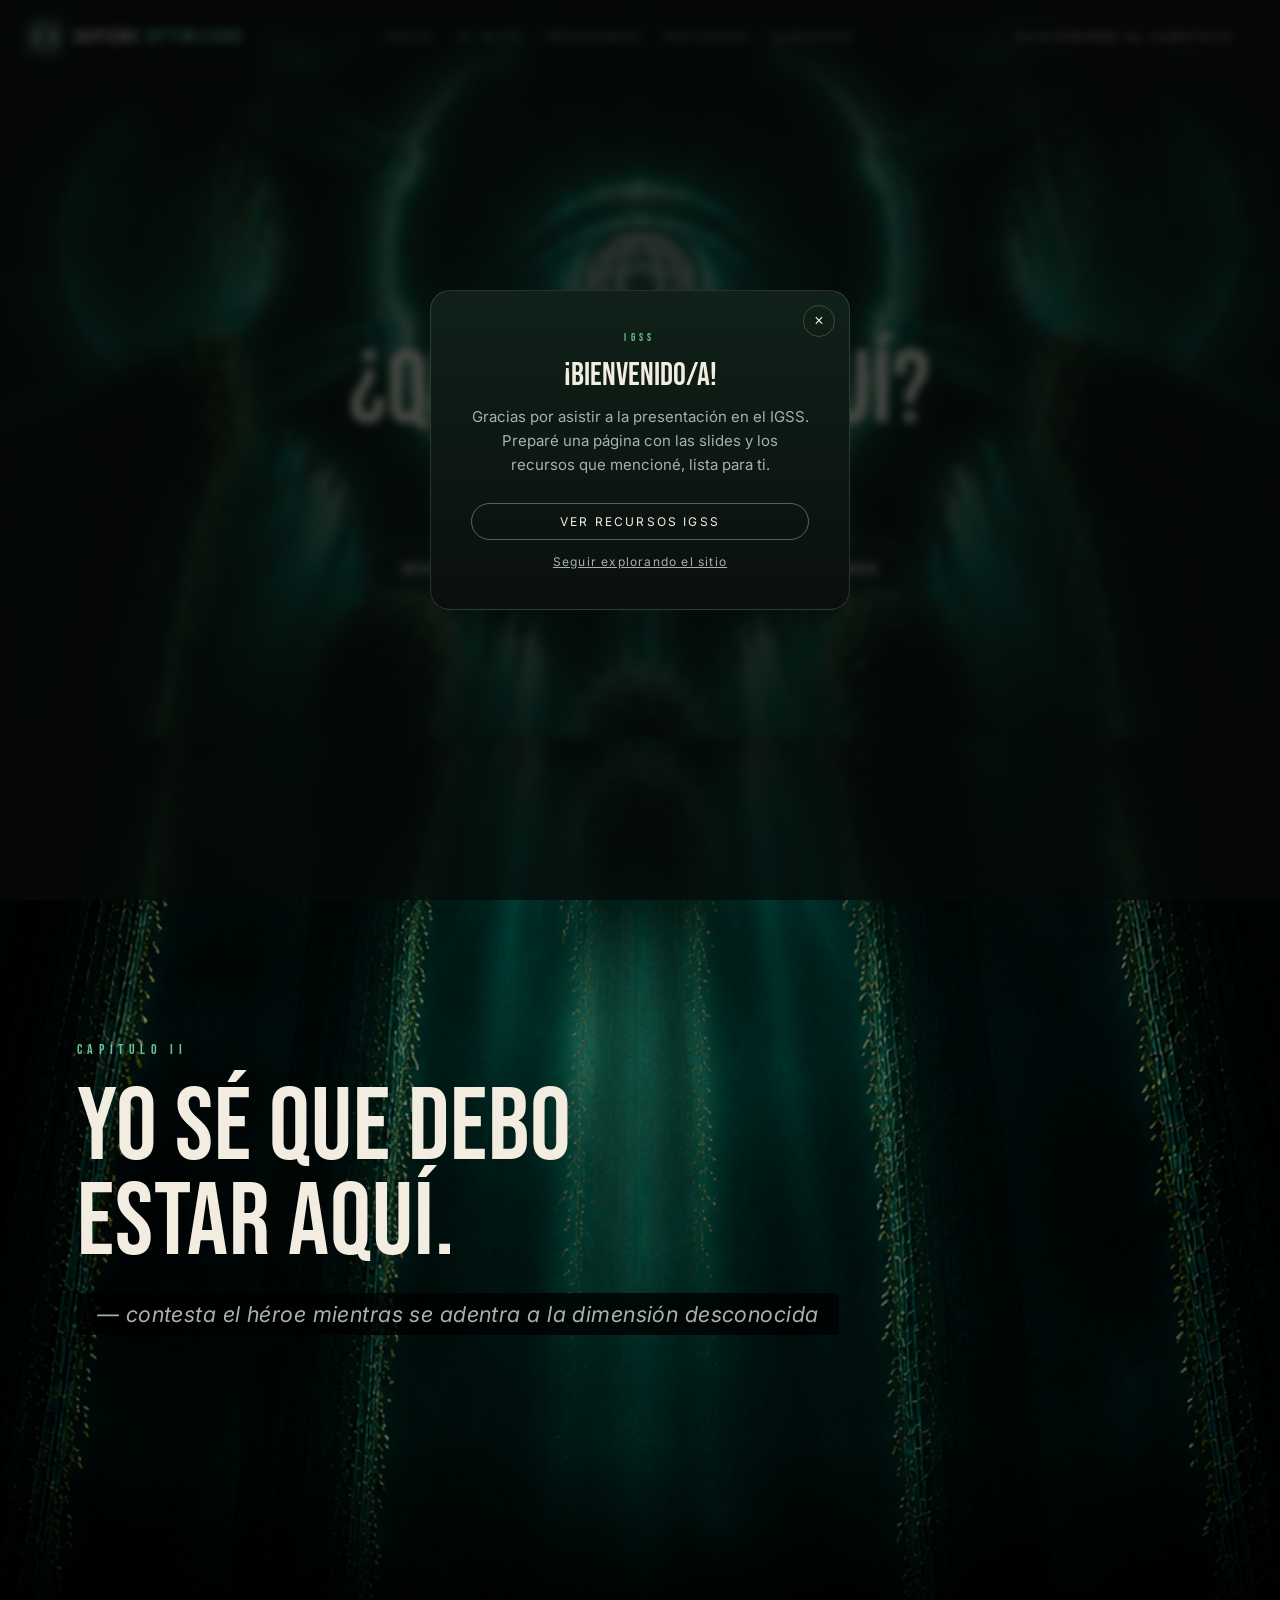
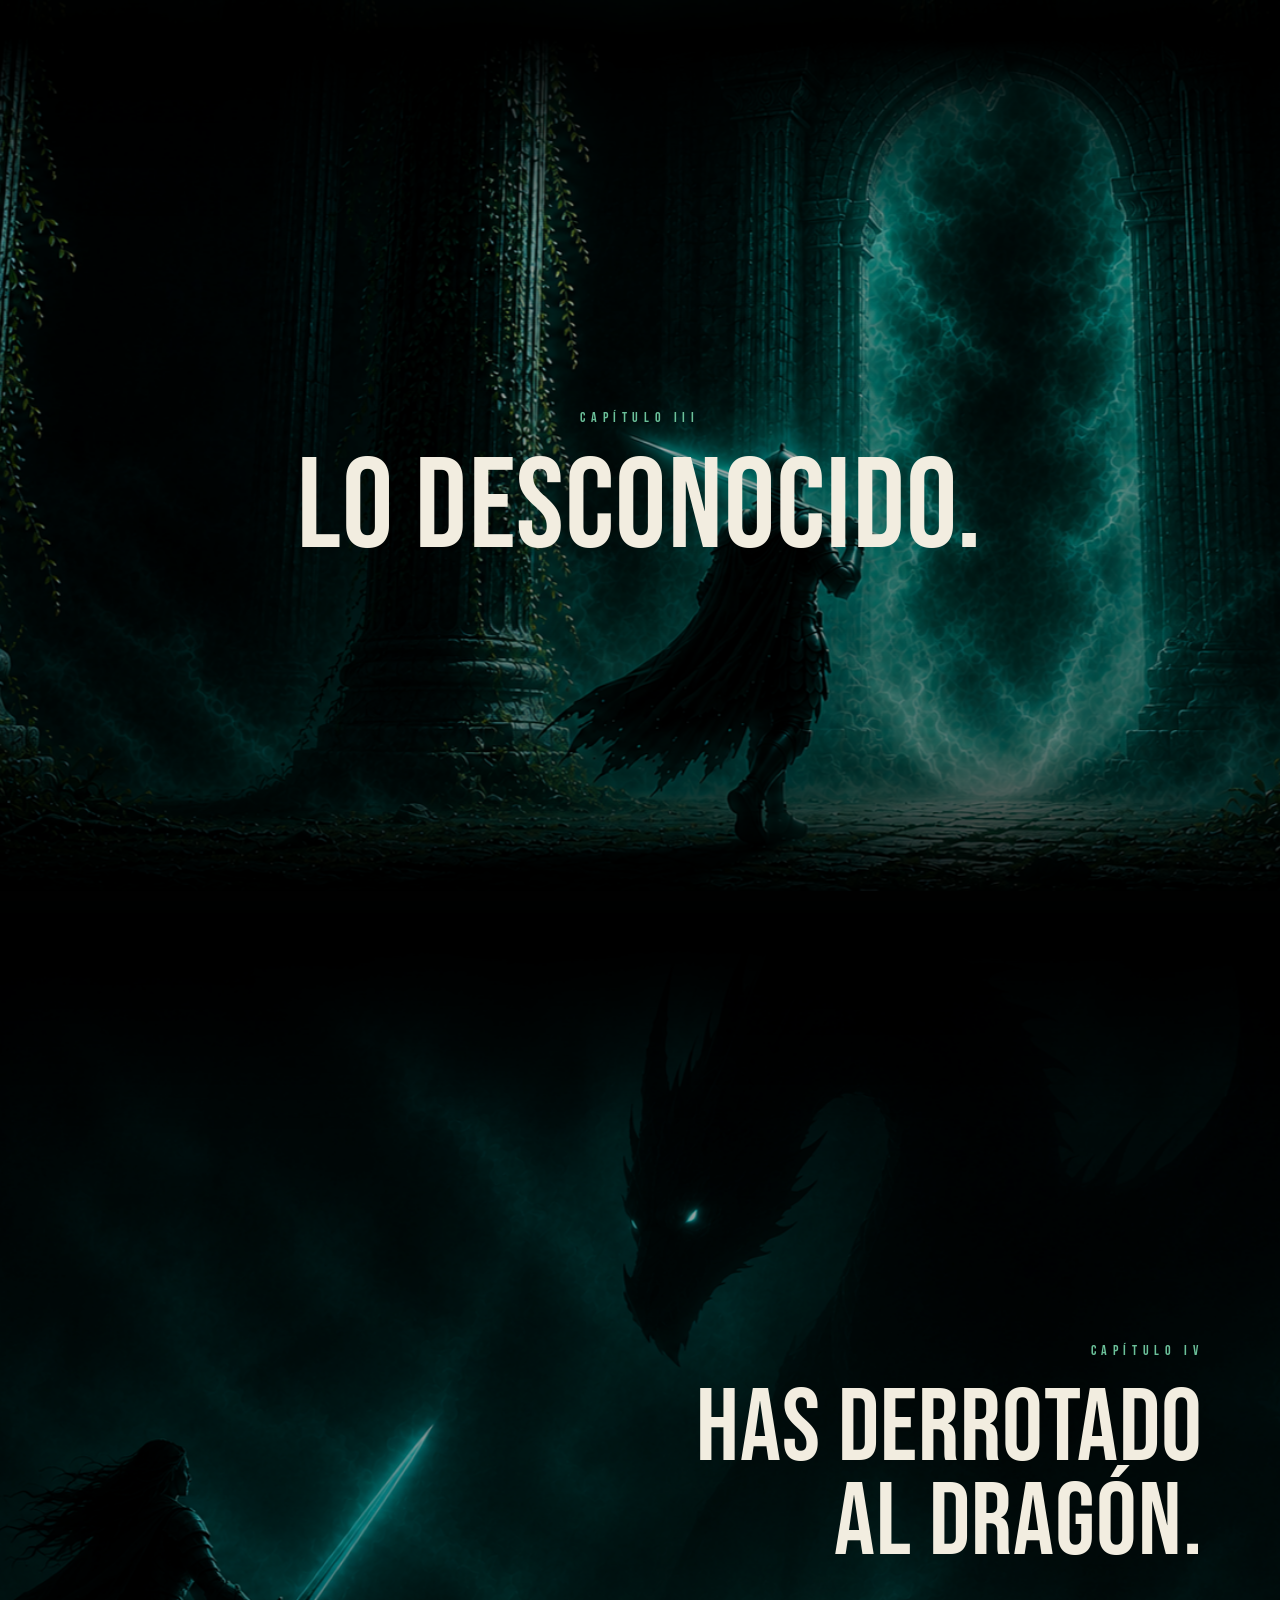
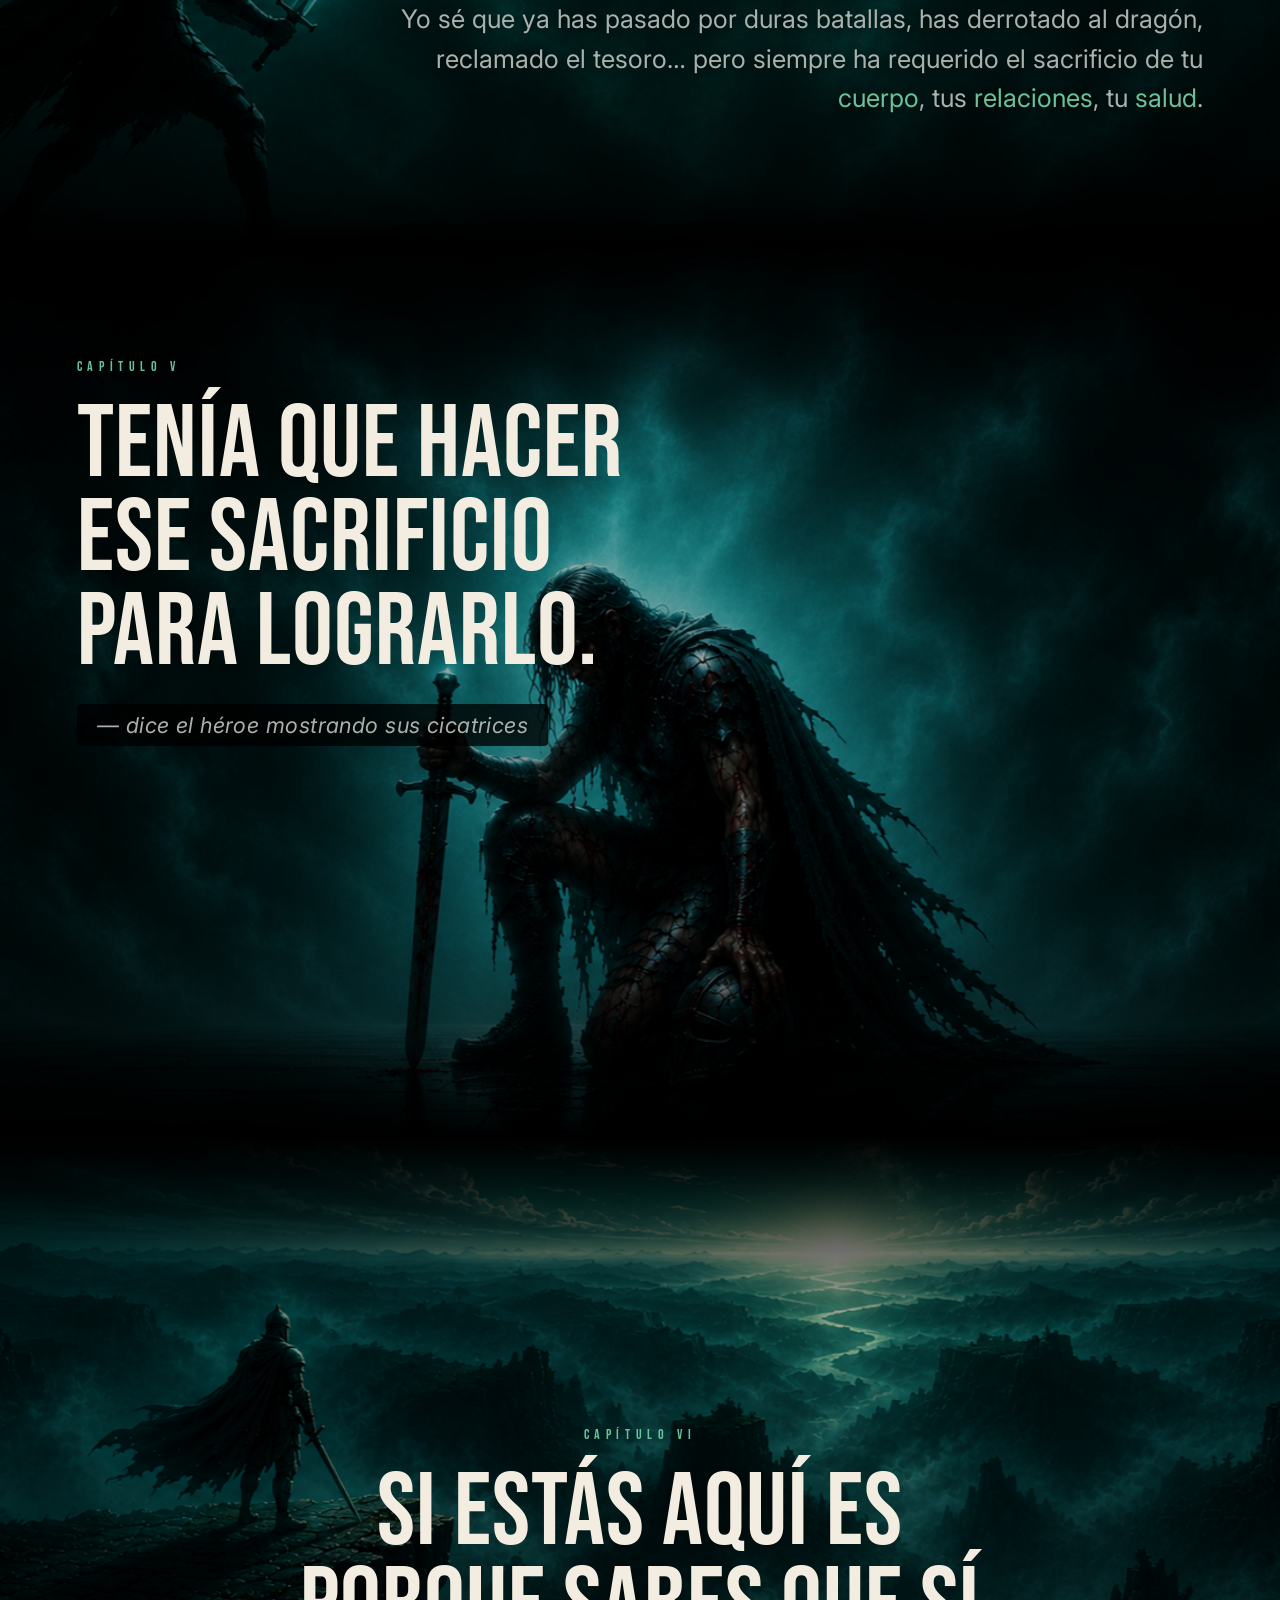
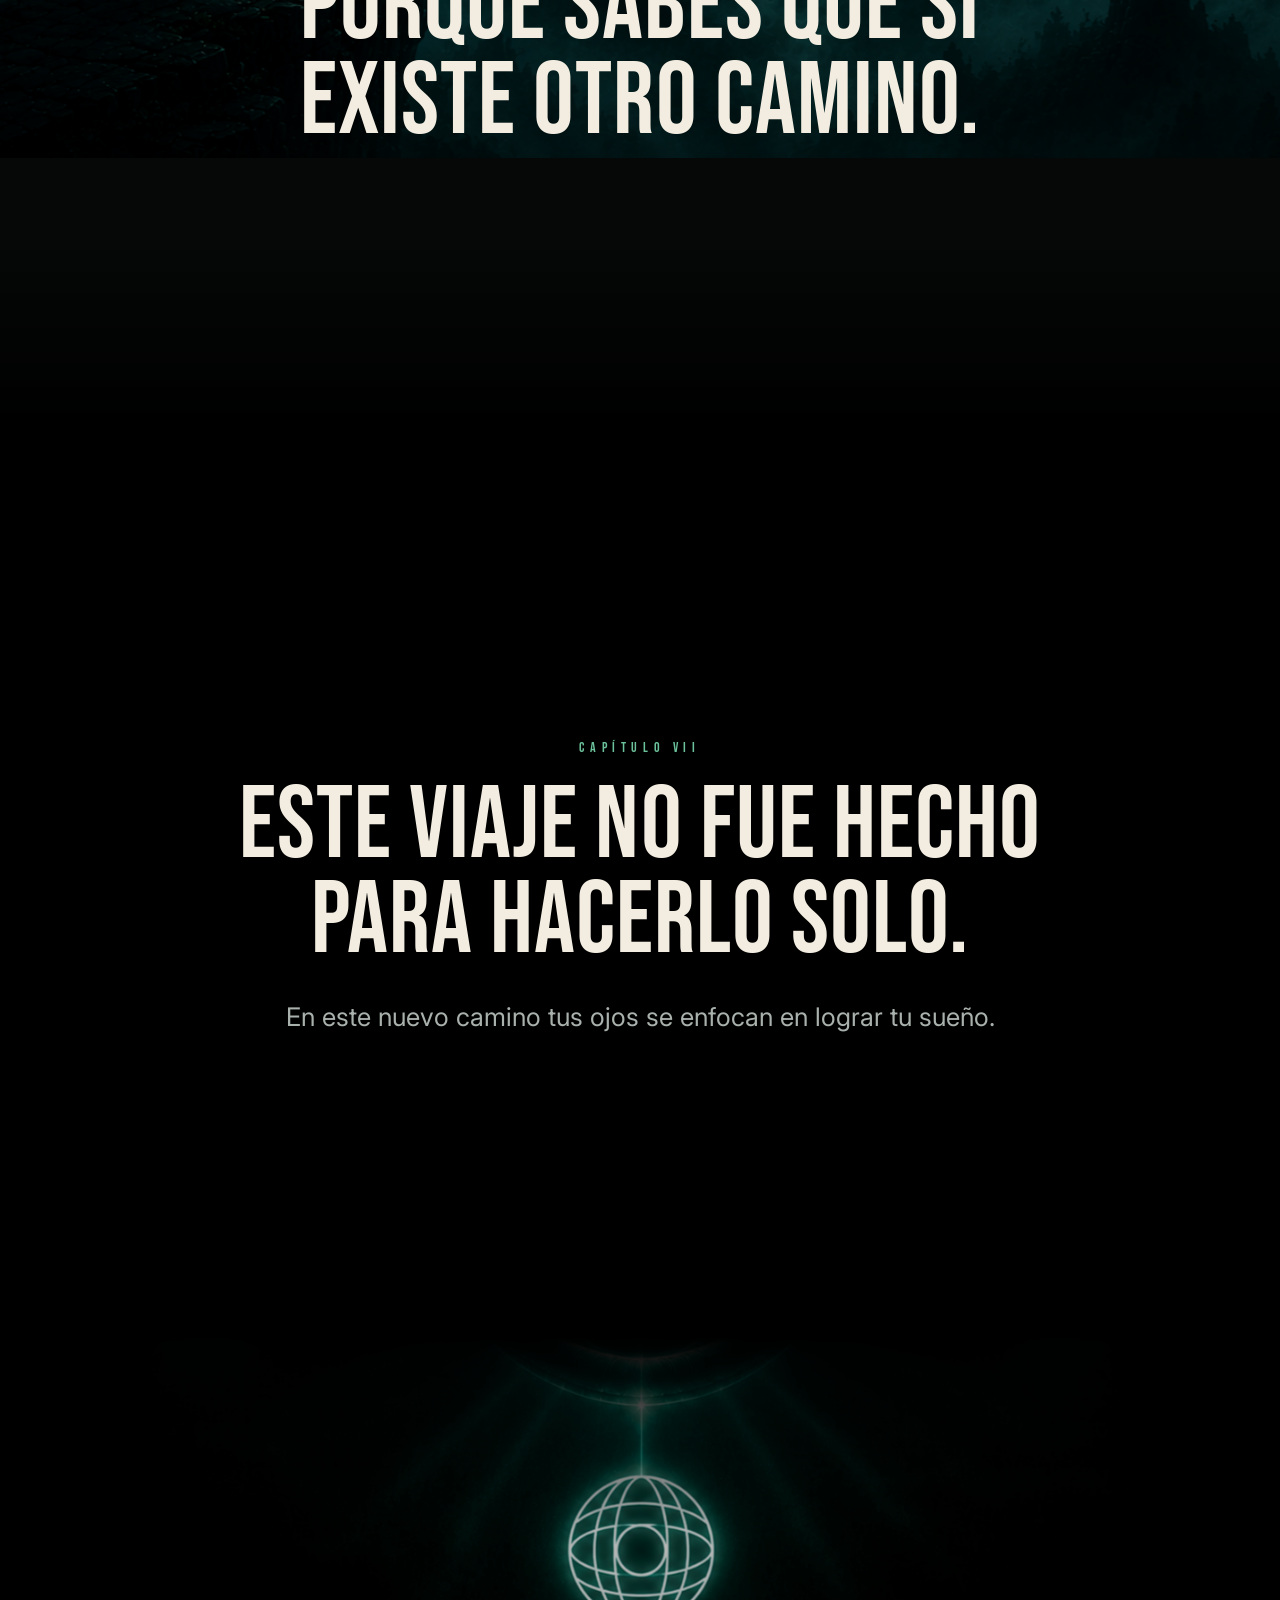
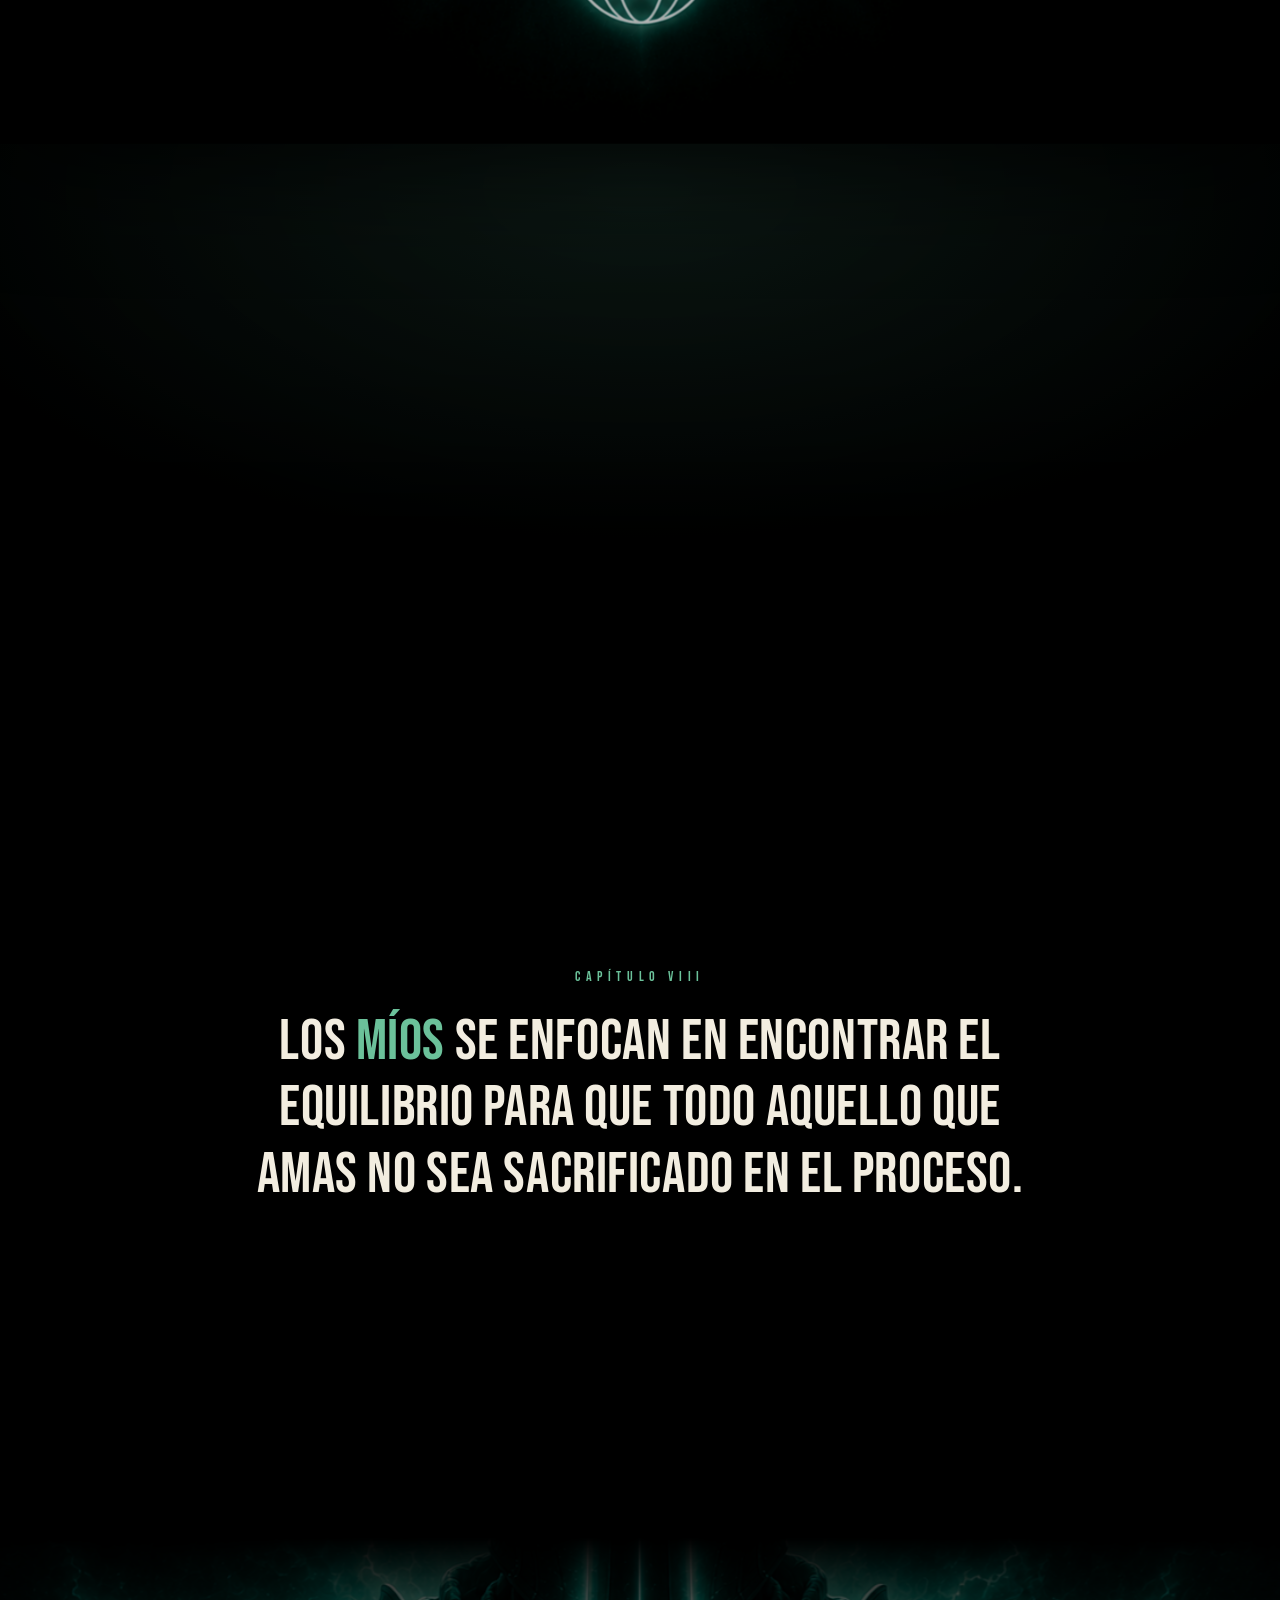
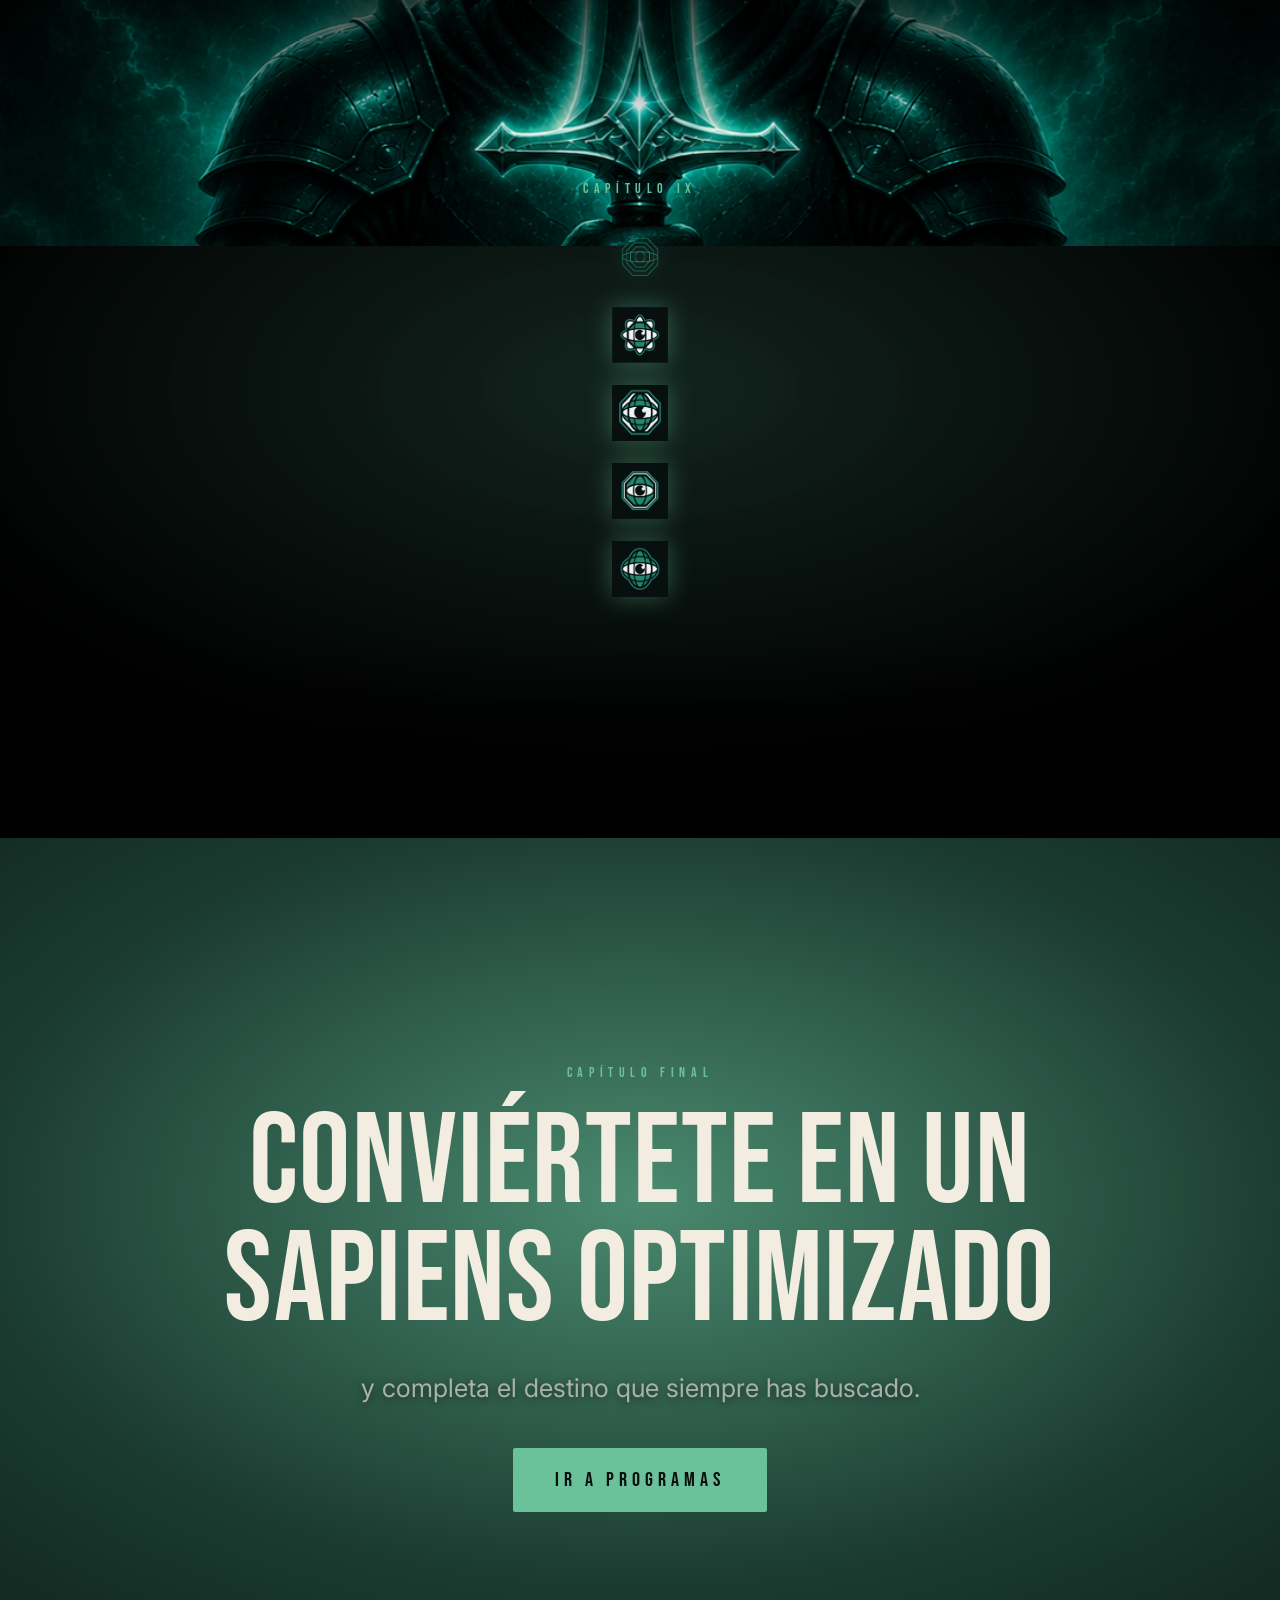
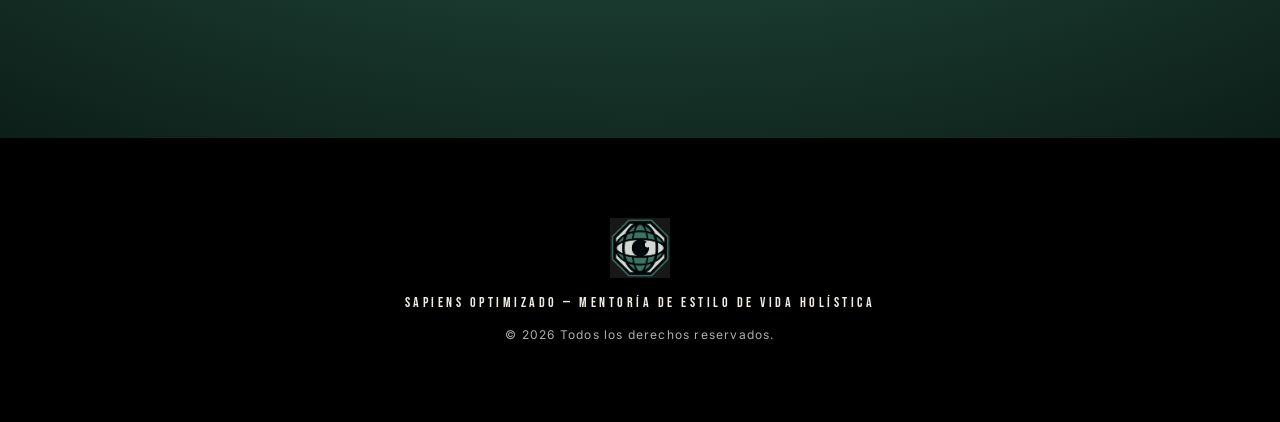
<file: index.html>
<!doctype html>
<html lang="es">
<head>
  <meta charset="utf-8" />
  <meta name="viewport" content="width=device-width, initial-scale=1" />
  <title>El Mito — Sapiens Optimizado</title>
  <meta name="description" content="El viaje del héroe moderno: descubre la historia detrás de Sapiens Optimizado y por qué el sacrificio no es el precio del éxito." />
  <meta property="og:title" content="El Mito — Sapiens Optimizado" />
  <meta property="og:description" content="La historia detrás de Sapiens Optimizado." />
  <meta property="og:type" content="article" />
  <meta name="twitter:card" content="summary_large_image" />
  <link rel="preconnect" href="https://fonts.googleapis.com" />
  <link rel="preconnect" href="https://fonts.gstatic.com" crossorigin />
  <link rel="stylesheet" href="https://fonts.googleapis.com/css2?family=Bebas+Neue&family=Inter:wght@300;400;500;600&display=swap" />
  <link rel="icon" href="./img/eye-logo.png" type="image/png" />
  <link rel="stylesheet" href="./styles.css" />
</head>
<body>

<header class="topbar site-nav">
  <a class="brand" href="./">
    <img src="./img/eye-logo.png" alt="Sapiens Optimizado" />
    <span>SAPIENS<em>OPTIMIZADO</em></span>
  </a>
  <nav class="site-nav__links">
    <a href="./inicio/">Inicio</a>
    <a href="./" class="is-active">El Mito</a>
    <a href="./programas/">Programas</a>
    <a href="./recursos/">Recursos</a>
    <a href="./substack/">Substack</a>
    <a class="cta-mini site-nav__links-cta" href="https://sapiensoptimizado.substack.com/subscribe" target="_blank" rel="noreferrer">Suscribirme al Substack</a>
  </nav>
  <a class="cta-mini" href="https://sapiensoptimizado.substack.com/subscribe" target="_blank" rel="noreferrer">Suscribirme al Substack</a>
  <button class="site-nav__burger" aria-label="Menú" aria-expanded="false">
    <span></span><span></span><span></span>
  </button>
</header>

<div class="progress-rail"><div id="progress-bar" class="progress-bar"></div></div>

<main id="top">

  <!-- 1: eye (top third of seccion1y2) -->
  <section class="scene scene--eye" data-scene="1">
    <div class="bg bg-pan-top" style="background-image:url('./img/seccion1y2.png')"></div>
    <div class="veil"></div>
    <div class="content center">
      <p class="kicker reveal">Capítulo I</p>
      <h1 class="display reveal">¿Qué haces aquí?</h1>
      <p class="whisper reveal">— pregunta el ojo observador</p>
      <div class="hero-actions reveal">
        <a href="./inicio/" class="cta--ghost">Quiero conocer de Sapiens Optimizado</a>
        <a href="#scene-2" class="cta--ghost" data-descend>Quiero descender</a>
      </div>
    </div>
    <div class="scroll-hint">Descender ↓</div>
  </section>

  <!-- 2: warrior (bottom third of same image) -->
  <section class="scene scene--blend-prev" data-scene="2" id="scene-2">
    <div class="bg bg-pan-bottom" style="background-image:url('./img/seccion1y2.png')"></div>
    <div class="veil"></div>
    <div class="content left">
      <p class="kicker reveal">Capítulo II</p>
      <h2 class="display reveal">Yo sé que debo estar aquí.</h2>
      <p class="whisper reveal">— contesta el héroe mientras se adentra a la dimensión desconocida</p>
    </div>
  </section>

  <!-- 3: portal -->
  <section class="scene" data-scene="3">
    <div class="bg parallax" style="background-image:url('./img/seccion3-portal.png')"></div>
    <div class="veil"></div>
    <div class="content center">
      <p class="kicker reveal">Capítulo III</p>
      <h2 class="display huge reveal">Lo desconocido.</h2>
    </div>
  </section>

  <!-- 4: dragon -->
  <section class="scene" data-scene="4">
    <div class="bg" style="background-image:url('./img/dragon.png')"></div>
    <div class="veil dense"></div>
    <div class="content right corner-br">
      <p class="kicker reveal">Capítulo IV</p>
      <h2 class="display reveal">Has derrotado al dragón.</h2>
      <p class="lede reveal">
        Yo sé que ya has pasado por duras batallas, has derrotado al dragón,
        reclamado el tesoro… pero siempre ha requerido el sacrificio de tu
        <span class="hl">cuerpo</span>, tus <span class="hl">relaciones</span>,
        tu <span class="hl">salud</span>.
      </p>
    </div>
  </section>

  <!-- 5: wounded hero -->
  <section class="scene" data-scene="5">
    <div class="bg" style="background-image:url('./img/seccion5-heroeherido.png')"></div>
    <div class="veil"></div>
    <div class="content left corner-tl">
      <p class="kicker reveal">Capítulo V</p>
      <h2 class="display reveal">Tenía que hacer ese sacrificio para lograrlo.</h2>
      <p class="whisper reveal">— dice el héroe mostrando sus cicatrices</p>
    </div>
  </section>

  <!-- 6: abyss -->
  <section class="scene" data-scene="6">
    <div class="bg parallax" style="background-image:url('./img/seccion6-abismo.png')"></div>
    <div class="veil"></div>
    <div class="content center narrow">
      <p class="kicker reveal">Capítulo VI</p>
      <h2 class="display reveal">Si estás aquí es porque sabes que sí existe otro camino.</h2>
    </div>
  </section>

  <!-- 7a: dark text intro (moved from five-eyes scene) -->
  <section class="scene scene--black" data-scene="7">
    <div class="content center">
      <p class="kicker reveal">Capítulo VII</p>
      <h2 class="display reveal">Este viaje no fue hecho para hacerlo solo.</h2>
      <p class="lede reveal">En este nuevo camino tus ojos se enfocan en lograr tu sueño.</p>
    </div>
  </section>

  <!-- 7b: five eyes (image only) -->
  <section class="scene scene--void" data-scene="7b">
    <div class="bg parallax" style="background-image:url('./img/seccion7-ojos.png')"></div>
    <div class="veil"></div>
  </section>

  <!-- 8: black highlight -->
  <section class="scene scene--black" data-scene="8">
    <div class="content center narrow">
      <p class="kicker reveal">Capítulo VIII</p>
      <h2 class="display compact reveal">
        Los <span class="accent">míos</span> se enfocan en encontrar el equilibrio
        para que todo aquello que amas no sea sacrificado en el proceso.
      </h2>
    </div>
  </section>

  <!-- 9: five pillars -->
  <section class="scene scene--void" data-scene="9">
        <div class="bg parallax" style="background-image:url('./img/seccion9-pilares.png')"></div>
    <div class="content pillars-content">
      <p class="kicker reveal">Capítulo IX</p>
      <div class="pillars">
        <div class="pillar" data-i="0">
          <img src="./img/Recurso 13.png" alt="Movimiento" />
          <span>Movimiento</span>
        </div>
        <div class="pillar" data-i="1">
          <img src="./img/ojosapiens3.png" alt="Comunicación" />
          <span>Comunicación</span>
        </div>
        <div class="pillar" data-i="2">
          <img src="./img/ojosapiens1.png" alt="Estilo de Vida" />
          <span>Estilo de Vida</span>
        </div>
        <div class="pillar" data-i="3">
          <img src="./img/ojosapiens4.png" alt="Nutrición" />
          <span>Nutrición</span>
        </div>
        <div class="pillar" data-i="4">
          <img src="./img/ojosapiens5.png" alt="Sexualidad" />
          <span>Sexualidad</span>
        </div>
      </div>
    </div>
  </section>

  <!-- 10: green finale -->
  <section class="scene scene--finale-green" data-scene="10" id="inscribirse">
    <div class="content center">
      <p class="kicker reveal">Capítulo Final</p>
      <h2 class="display huge reveal">Conviértete en un Sapiens Optimizado</h2>
      <p class="lede reveal">y completa el destino que siempre has buscado.</p>
      <a class="cta reveal" href="./programas/">Ir a Programas</a>
    </div>
  </section>

  <footer id="form">
    <div class="foot-inner">
      <img src="./img/eye-logo.png" alt="Sapiens Optimizado" />
      <p>SAPIENS OPTIMIZADO — Mentoría de Estilo de Vida Holística</p>
      <p class="muted">© <span id="year"></span> Todos los derechos reservados.</p>
    </div>
  </footer>

</main>

<script src="./script.js"></script>
<script src="./igss-popup.js"></script>
</body>
</html>
</file>
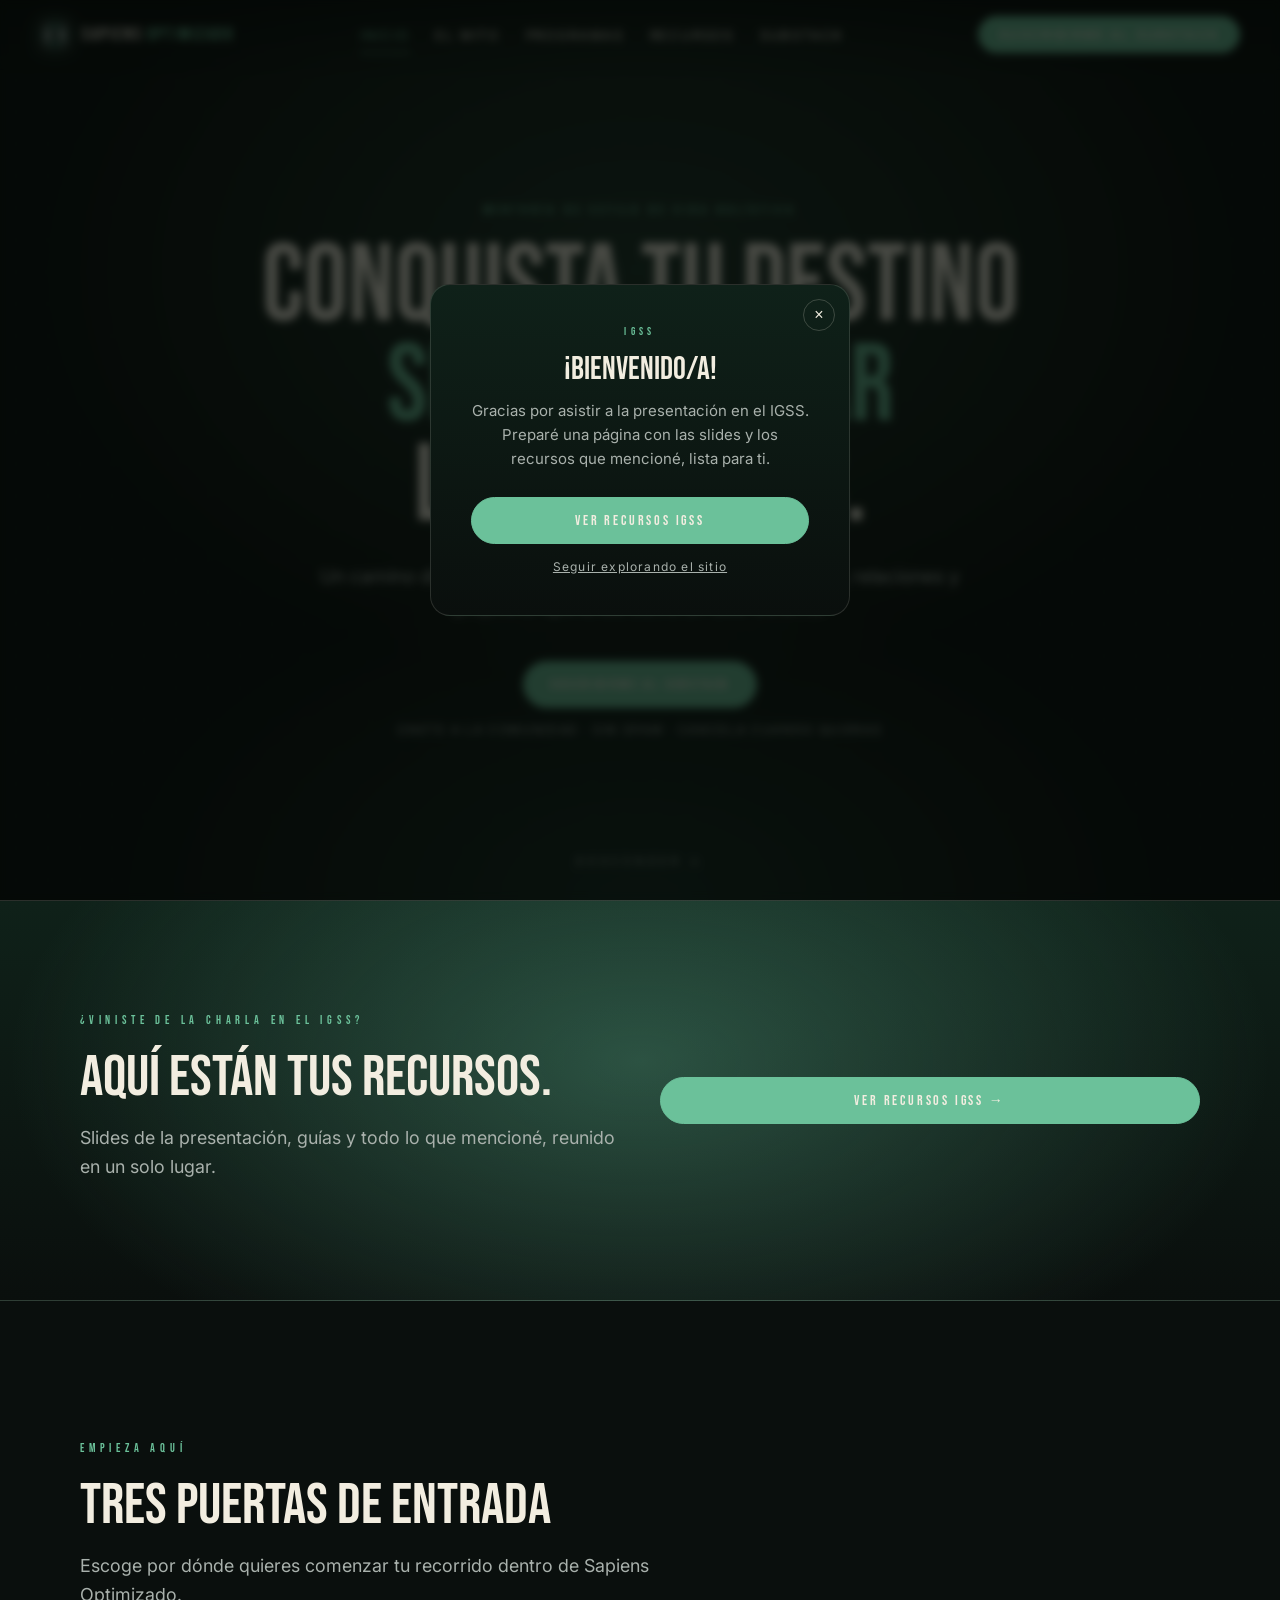
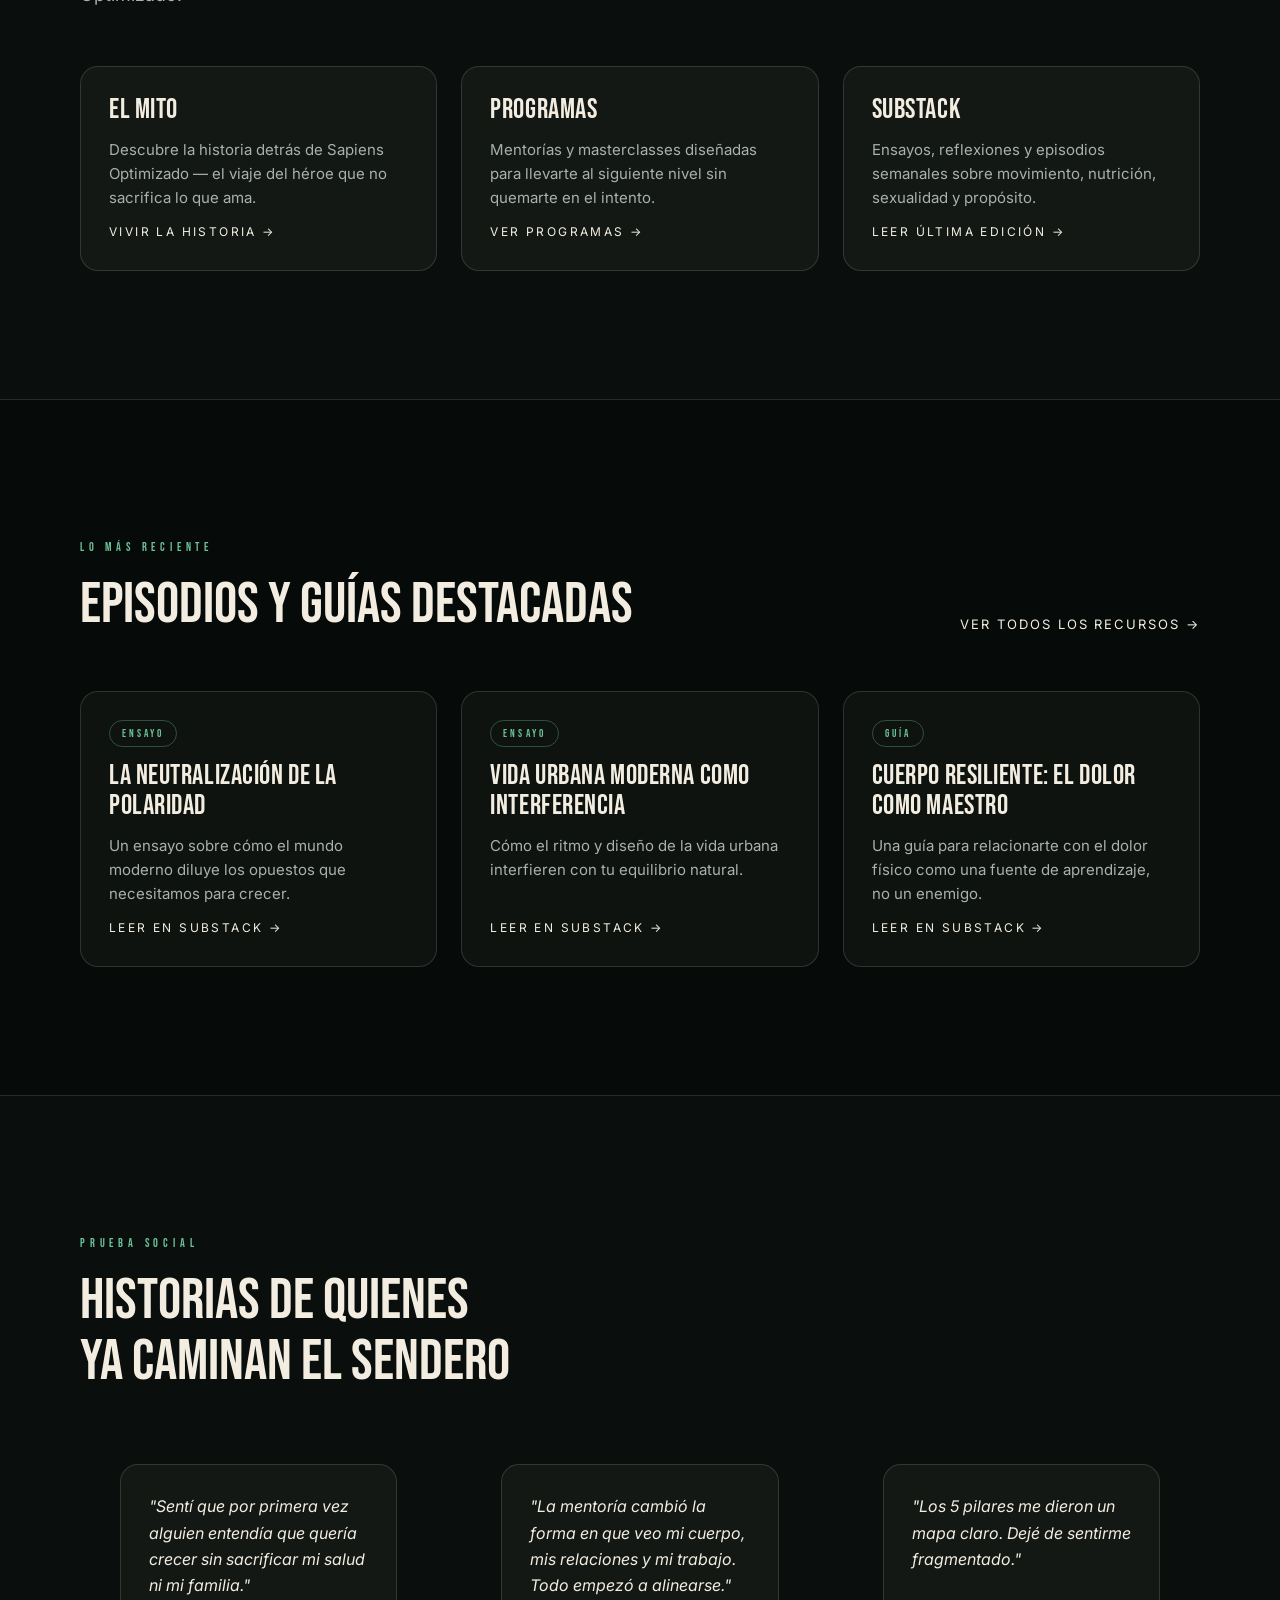
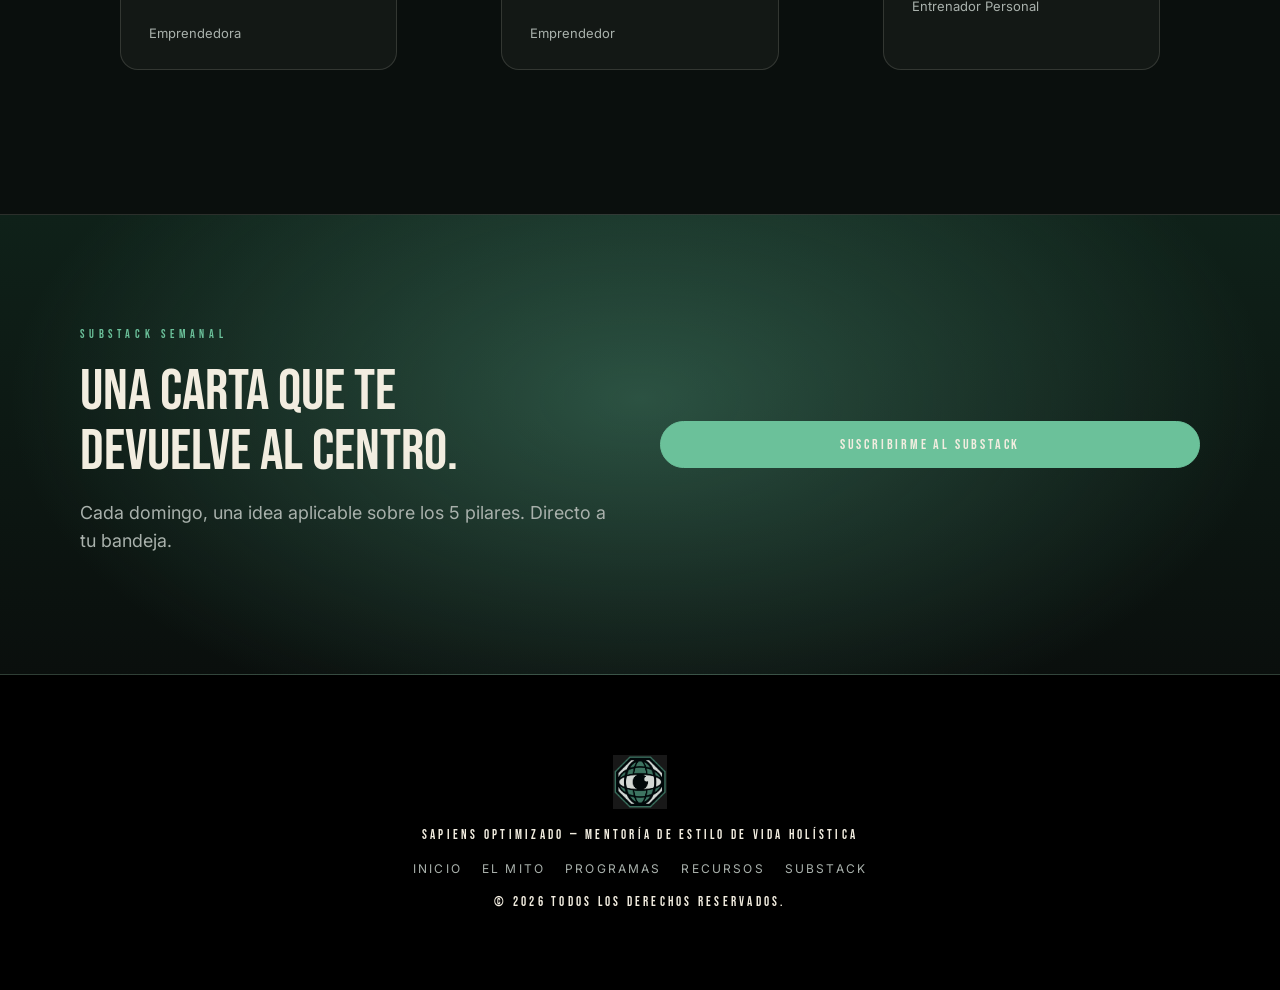
<file: inicio/index.html>
<!doctype html>
<html lang="es">
<head>
  <meta charset="utf-8" />
  <meta name="viewport" content="width=device-width, initial-scale=1" />
  <title>Sapiens Optimizado — Mentoría de Estilo de Vida Holística</title>
  <meta name="description" content="Encuentra el equilibrio para que aquello que amas no sea sacrificado en el camino hacia tu destino. Mentoría, programas y recursos para vivir optimizado." />
  <meta property="og:title" content="Sapiens Optimizado" />
  <meta property="og:description" content="Mentoría de Estilo de Vida Holística." />
  <meta property="og:type" content="website" />
  <meta name="twitter:card" content="summary_large_image" />
  <link rel="preconnect" href="https://fonts.googleapis.com" />
  <link rel="preconnect" href="https://fonts.gstatic.com" crossorigin />
  <link rel="stylesheet" href="https://fonts.googleapis.com/css2?family=Bebas+Neue&family=Inter:wght@300;400;500;600&display=swap" />
  <link rel="icon" href="../img/eye-logo.png" type="image/png" />
  <link rel="stylesheet" href="../so-pages.css" />
</head>
<body class="so-page">

<header class="so-nav">
  <a class="so-nav__brand" href="./">
    <img src="../img/eye-logo.png" alt="" />
    <span>SAPIENS<em>OPTIMIZADO</em></span>
  </a>
  <nav class="so-nav__links">
    <a href="./" class="so-nav__link is-active">Inicio</a>
    <a href="../" class="so-nav__link">El Mito</a>
    <a href="../programas/" class="so-nav__link">Programas</a>
    <a href="../recursos/" class="so-nav__link">Recursos</a>
    <a href="../substack/" class="so-nav__link">Substack</a>
    <a class="so-nav__cta so-nav__links-cta" href="https://sapiensoptimizado.substack.com/subscribe" target="_blank" rel="noreferrer">Suscribirme al Substack</a>
  </nav>
  <a class="so-nav__cta" href="https://sapiensoptimizado.substack.com/subscribe" target="_blank" rel="noreferrer">Suscribirme al Substack</a>
  <button class="so-nav__burger" aria-label="Menú" aria-expanded="false">
    <span></span><span></span><span></span>
  </button>
</header>

<section class="so-hero">
  <div class="so-hero__bg"></div>
  <div class="so-hero__inner">
    <p class="so-eyebrow">Mentoría de Estilo de Vida Holística</p>
    <h1 class="so-hero__title">Conquista tu destino <em>sin sacrificar</em> lo que amas.</h1>
    <p class="so-hero__sub">
      Un camino diseñado para el héroe moderno: cuerpo, mente, relaciones
      y propósito operando como un solo sistema.
    </p>
    <div class="so-hero__form">
      <a class="so-btn" href="https://sapiensoptimizado.substack.com/subscribe" target="_blank" rel="noreferrer">Suscribirme al Substack</a>
      <p class="so-hero__hint">Únete a la comunidad · Sin spam · Cancela cuando quieras</p>
    </div>
  </div>
  <div class="so-hero__scroll">Descender ↓</div>
</section>

<section class="so-cta-band">
  <div class="so-container so-cta-band__inner">
    <div>
      <p class="so-eyebrow">¿Viniste de la charla en el IGSS?</p>
      <h2 class="so-h2">Aquí están tus recursos.</h2>
      <p class="so-lede">Slides de la presentación, guías y todo lo que mencioné, reunido en un solo lugar.</p>
    </div>
    <a class="so-btn" href="../recursos-igss/">Ver Recursos IGSS →</a>
  </div>
</section>

<section class="so-section">
  <div class="so-container">
    <div class="so-section__head">
      <p class="so-eyebrow">Empieza aquí</p>
      <h2 class="so-h2">Tres puertas de entrada</h2>
      <p class="so-lede">Escoge por dónde quieres comenzar tu recorrido dentro de Sapiens Optimizado.</p>
    </div>
    <div class="so-grid so-grid--3">
      <article class="so-card">
        <h3>El Mito</h3>
        <p>Descubre la historia detrás de Sapiens Optimizado — el viaje del héroe que no sacrifica lo que ama.</p>
        <a href="../" class="so-card__link">Vivir la historia →</a>
      </article>
      <article class="so-card">
        <h3>Programas</h3>
        <p>Mentorías y masterclasses diseñadas para llevarte al siguiente nivel sin quemarte en el intento.</p>
        <a href="../programas/" class="so-card__link">Ver programas →</a>
      </article>
      <article class="so-card">
        <h3>Substack</h3>
        <p>Ensayos, reflexiones y episodios semanales sobre movimiento, nutrición, sexualidad y propósito.</p>
        <a href="../substack/" class="so-card__link">Leer última edición →</a>
      </article>
    </div>
  </div>
</section>

<section class="so-section so-section--alt">
  <div class="so-container">
    <div class="so-section__head so-section__head--split">
      <div>
        <p class="so-eyebrow">Lo más reciente</p>
        <h2 class="so-h2">Episodios y guías destacadas</h2>
      </div>
      <a href="../recursos/" class="so-link">Ver todos los recursos →</a>
    </div>
    <div class="so-grid so-grid--3">
      <article class="so-feature">
        <span class="so-feature__tag">Ensayo</span>
        <h3>La neutralización de la polaridad</h3>
        <p>Un ensayo sobre cómo el mundo moderno diluye los opuestos que necesitamos para crecer.</p>
        <a href="https://sapiensoptimizado.substack.com/p/la-neutralizacion-de-la-polaridad" target="_blank" rel="noreferrer" class="so-card__link">Leer en Substack →</a>
      </article>
      <article class="so-feature">
        <span class="so-feature__tag">Ensayo</span>
        <h3>Vida urbana moderna como interferencia</h3>
        <p>Cómo el ritmo y diseño de la vida urbana interfieren con tu equilibrio natural.</p>
        <a href="https://sapiensoptimizado.substack.com/p/vida-urbana-moderna-como-interferencia" target="_blank" rel="noreferrer" class="so-card__link">Leer en Substack →</a>
      </article>
      <article class="so-feature">
        <span class="so-feature__tag">Guía</span>
        <h3>Cuerpo resiliente: el dolor como maestro</h3>
        <p>Una guía para relacionarte con el dolor físico como una fuente de aprendizaje, no un enemigo.</p>
        <a href="https://sapiensoptimizado.substack.com/p/cuerpo-resiliente-el-dolor-como-maestro" target="_blank" rel="noreferrer" class="so-card__link">Leer en Substack →</a>
      </article>
    </div>
  </div>
</section>

<section class="so-section">
  <div class="so-container">
    <div class="so-section__head">
      <p class="so-eyebrow">Prueba social</p>
      <h2 class="so-h2">Historias de quienes ya caminan el sendero</h2>
    </div>
    <div class="so-grid so-grid--3">
      <blockquote class="so-quote">
        <p>"Sentí que por primera vez alguien entendía que quería crecer sin sacrificar mi salud ni mi familia."</p>
        <footer>
          <span>Emprendedora</span>
        </footer>
      </blockquote>
      <blockquote class="so-quote">
        <p>"La mentoría cambió la forma en que veo mi cuerpo, mis relaciones y mi trabajo. Todo empezó a alinearse."</p>
        <footer>
          <span>Emprendedor</span>
        </footer>
      </blockquote>
      <blockquote class="so-quote">
        <p>"Los 5 pilares me dieron un mapa claro. Dejé de sentirme fragmentado."</p>
        <footer>
          <span>Entrenador Personal</span>
        </footer>
      </blockquote>
    </div>
  </div>
</section>

<section class="so-cta-band">
  <div class="so-container so-cta-band__inner">
    <div>
      <p class="so-eyebrow">Substack semanal</p>
      <h2 class="so-h2">Una carta que te devuelve al centro.</h2>
      <p class="so-lede">Cada domingo, una idea aplicable sobre los 5 pilares. Directo a tu bandeja.</p>
    </div>
    <a class="so-btn" href="https://sapiensoptimizado.substack.com/subscribe" target="_blank" rel="noreferrer">Suscribirme al Substack</a>
  </div>
</section>

<footer class="so-footer">
  <div class="so-footer__inner">
    <img src="../img/eye-logo.png" alt="Sapiens Optimizado" />
    <p>SAPIENS OPTIMIZADO — Mentoría de Estilo de Vida Holística</p>
    <nav class="so-footer__nav">
      <a href="./">Inicio</a>
      <a href="../">El Mito</a>
      <a href="../programas/">Programas</a>
      <a href="../recursos/">Recursos</a>
      <a href="../substack/">Substack</a>
    </nav>
    <p class="so-footer__muted">© <span id="year"></span> Todos los derechos reservados.</p>
  </div>
</footer>

<script src="../so-pages.js"></script>
<script src="../igss-popup.js"></script>
</body>
</html>
</file>
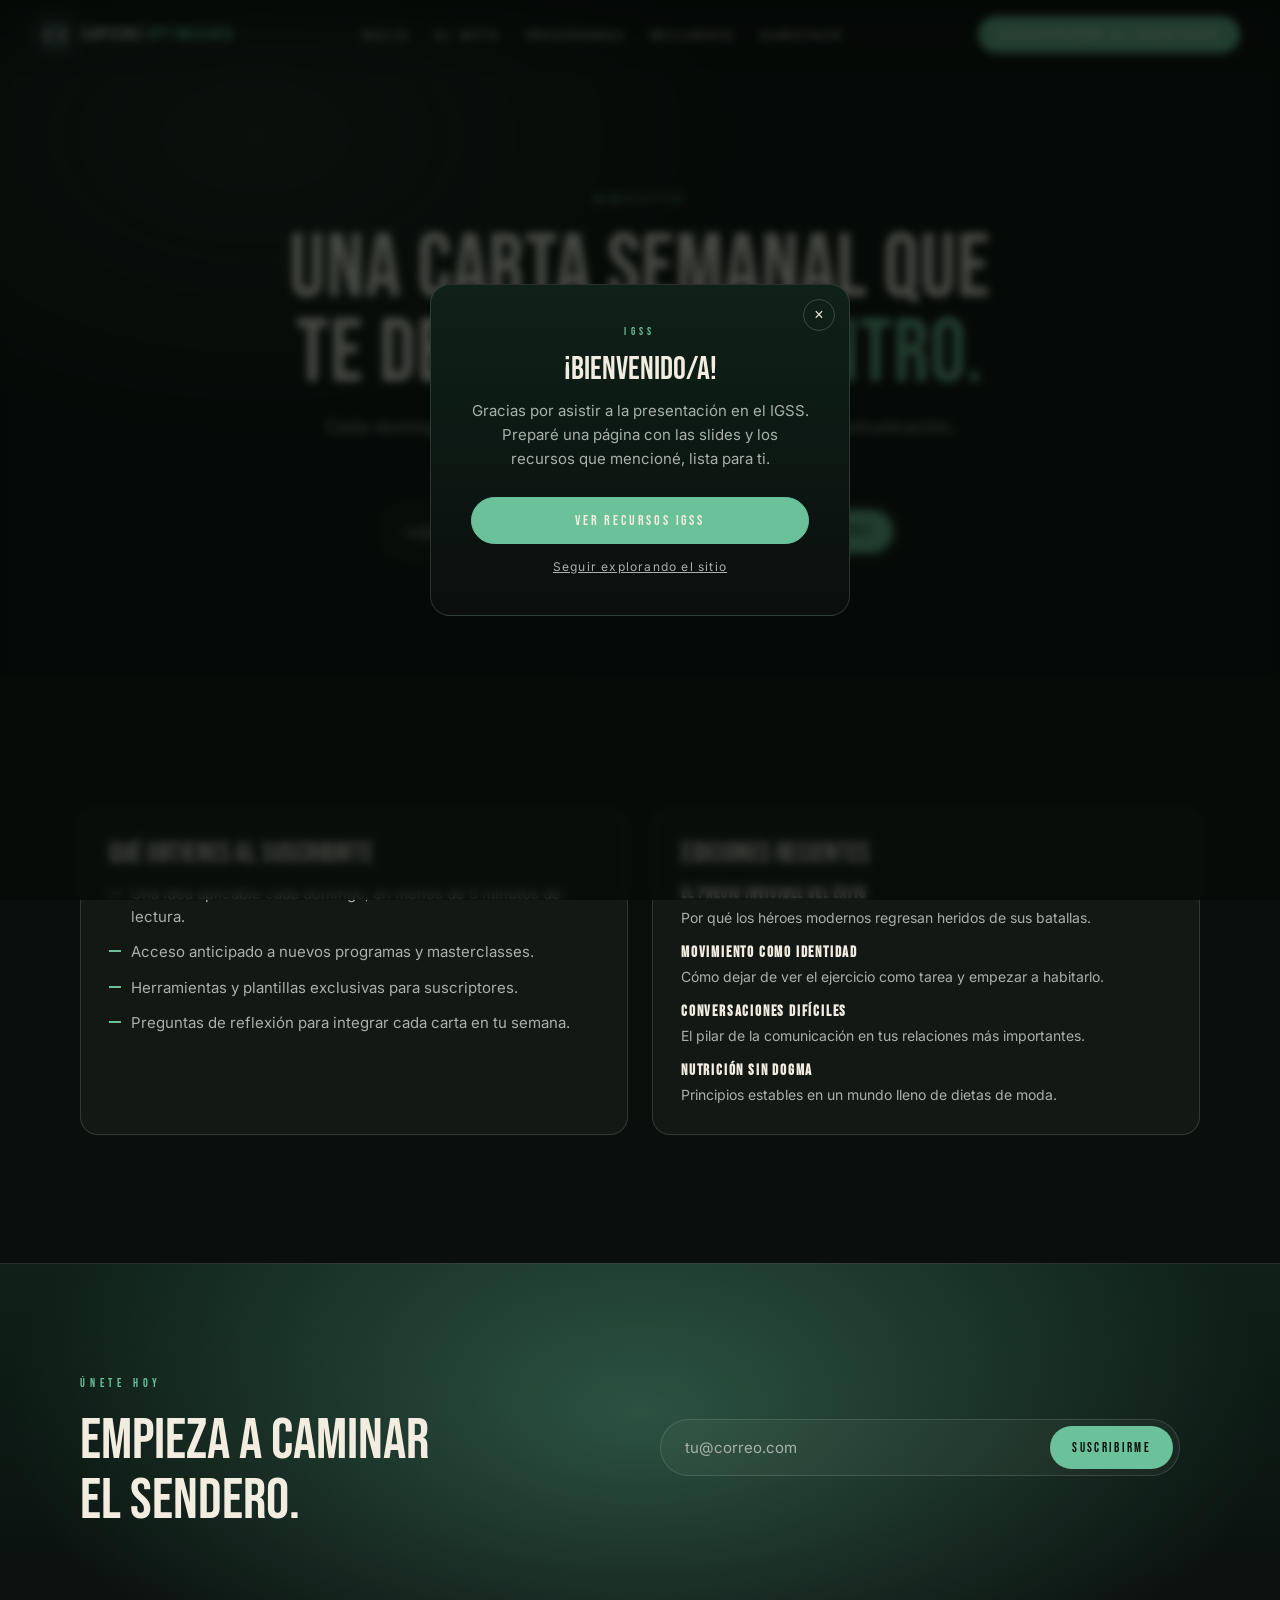
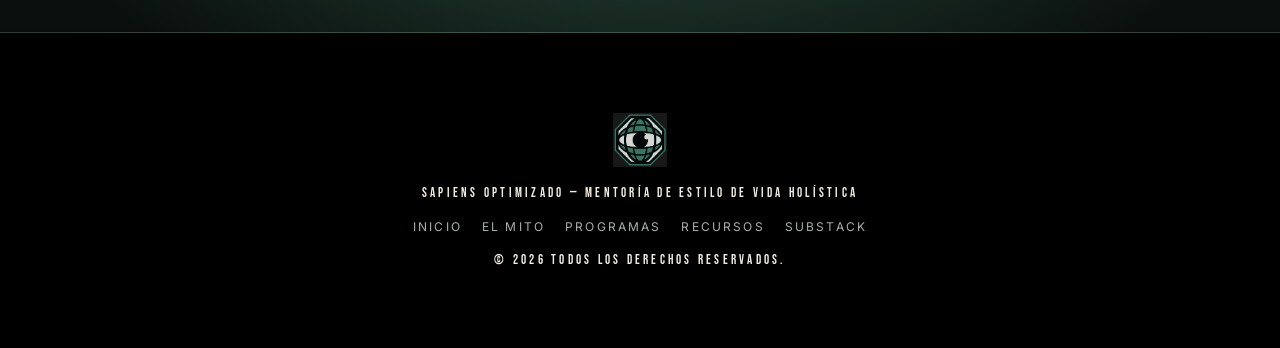
<file: newsletter/index.html>
<!doctype html>
<html lang="es">
<head>
  <meta charset="utf-8" />
  <meta name="viewport" content="width=device-width, initial-scale=1" />
  <title>Newsletter — Sapiens Optimizado</title>
  <meta name="description" content="Recibe una carta semanal sobre estilo de vida holístico. Ideas aplicables sobre los 5 pilares del Sapiens Optimizado." />
  <meta property="og:title" content="Newsletter — Sapiens Optimizado" />
  <meta property="og:description" content="Una carta semanal que te devuelve al centro." />
  <meta property="og:type" content="website" />
  <meta name="twitter:card" content="summary_large_image" />
  <link rel="preconnect" href="https://fonts.googleapis.com" />
  <link rel="preconnect" href="https://fonts.gstatic.com" crossorigin />
  <link rel="stylesheet" href="https://fonts.googleapis.com/css2?family=Bebas+Neue&family=Inter:wght@300;400;500;600&display=swap" />
  <link rel="icon" href="../img/eye-logo.png" type="image/png" />
  <link rel="stylesheet" href="../so-pages.css" />
</head>
<body class="so-page">

<header class="so-nav">
  <a class="so-nav__brand" href="../">
    <img src="../img/eye-logo.png" alt="" />
    <span>SAPIENS<em>OPTIMIZADO</em></span>
  </a>
  <nav class="so-nav__links">
    <a href="../inicio/" class="so-nav__link">Inicio</a>
    <a href="../" class="so-nav__link">El Mito</a>
    <a href="../programas/" class="so-nav__link">Programas</a>
    <a href="../recursos/" class="so-nav__link">Recursos</a>
    <a href="../substack/" class="so-nav__link">Substack</a>
    <a class="so-nav__cta so-nav__links-cta" href="https://sapiensoptimizado.substack.com/subscribe" target="_blank" rel="noreferrer">Suscribirme al Substack</a>
  </nav>
  <a class="so-nav__cta" href="https://sapiensoptimizado.substack.com/subscribe" target="_blank" rel="noreferrer">Suscribirme al Substack</a>
  <button class="so-nav__burger" aria-label="Menú" aria-expanded="false">
    <span></span><span></span><span></span>
  </button>
</header>

<section class="so-pageHero so-pageHero--center">
  <div class="so-container">
    <p class="so-eyebrow">Newsletter</p>
    <h1 class="so-h1">Una carta semanal que te devuelve <em>al centro.</em></h1>
    <p class="so-lede">
      Cada domingo recibes una idea aplicable sobre movimiento, comunicación,
      estilo de vida, nutrición y sexualidad.
    </p>
    <div class="so-hero__form">
      <form class="so-form so-form--primary">
        <input type="email" required placeholder="tu@correo.com" aria-label="Correo electrónico" />
        <button type="submit">Quiero recibirla</button>
      </form>
      <p class="so-hero__hint">Gratis · Sin spam · Cancela cuando quieras</p>
    </div>
  </div>
</section>

<section class="so-section">
  <div class="so-container so-grid so-grid--2">
    <article class="so-card">
      <h3>Qué obtienes al suscribirte</h3>
      <ul class="so-list">
        <li>Una idea aplicable cada domingo, en menos de 5 minutos de lectura.</li>
        <li>Acceso anticipado a nuevos programas y masterclasses.</li>
        <li>Herramientas y plantillas exclusivas para suscriptores.</li>
        <li>Preguntas de reflexión para integrar cada carta en tu semana.</li>
      </ul>
    </article>
    <article class="so-card">
      <h3>Ediciones recientes</h3>
      <ul class="so-list so-list--plain">
        <li><strong>El precio invisible del éxito</strong><span>Por qué los héroes modernos regresan heridos de sus batallas.</span></li>
        <li><strong>Movimiento como identidad</strong><span>Cómo dejar de ver el ejercicio como tarea y empezar a habitarlo.</span></li>
        <li><strong>Conversaciones difíciles</strong><span>El pilar de la comunicación en tus relaciones más importantes.</span></li>
        <li><strong>Nutrición sin dogma</strong><span>Principios estables en un mundo lleno de dietas de moda.</span></li>
      </ul>
    </article>
  </div>
</section>

<section class="so-cta-band">
  <div class="so-container so-cta-band__inner">
    <div>
      <p class="so-eyebrow">Únete hoy</p>
      <h2 class="so-h2">Empieza a caminar el sendero.</h2>
    </div>
    <form class="so-form so-form--inline">
      <input type="email" required placeholder="tu@correo.com" aria-label="Correo electrónico" />
      <button type="submit">Suscribirme</button>
    </form>
  </div>
</section>

<footer class="so-footer">
  <div class="so-footer__inner">
    <img src="../img/eye-logo.png" alt="Sapiens Optimizado" />
    <p>SAPIENS OPTIMIZADO — Mentoría de Estilo de Vida Holística</p>
    <nav class="so-footer__nav">
      <a href="../inicio/">Inicio</a>
      <a href="../">El Mito</a>
      <a href="../programas/">Programas</a>
      <a href="../recursos/">Recursos</a>
      <a href="../substack/">Substack</a>
    </nav>
    <p class="so-footer__muted">© <span id="year"></span> Todos los derechos reservados.</p>
  </div>
</footer>

<script src="../so-pages.js"></script>
<script src="../igss-popup.js"></script>
</body>
</html>
</file>
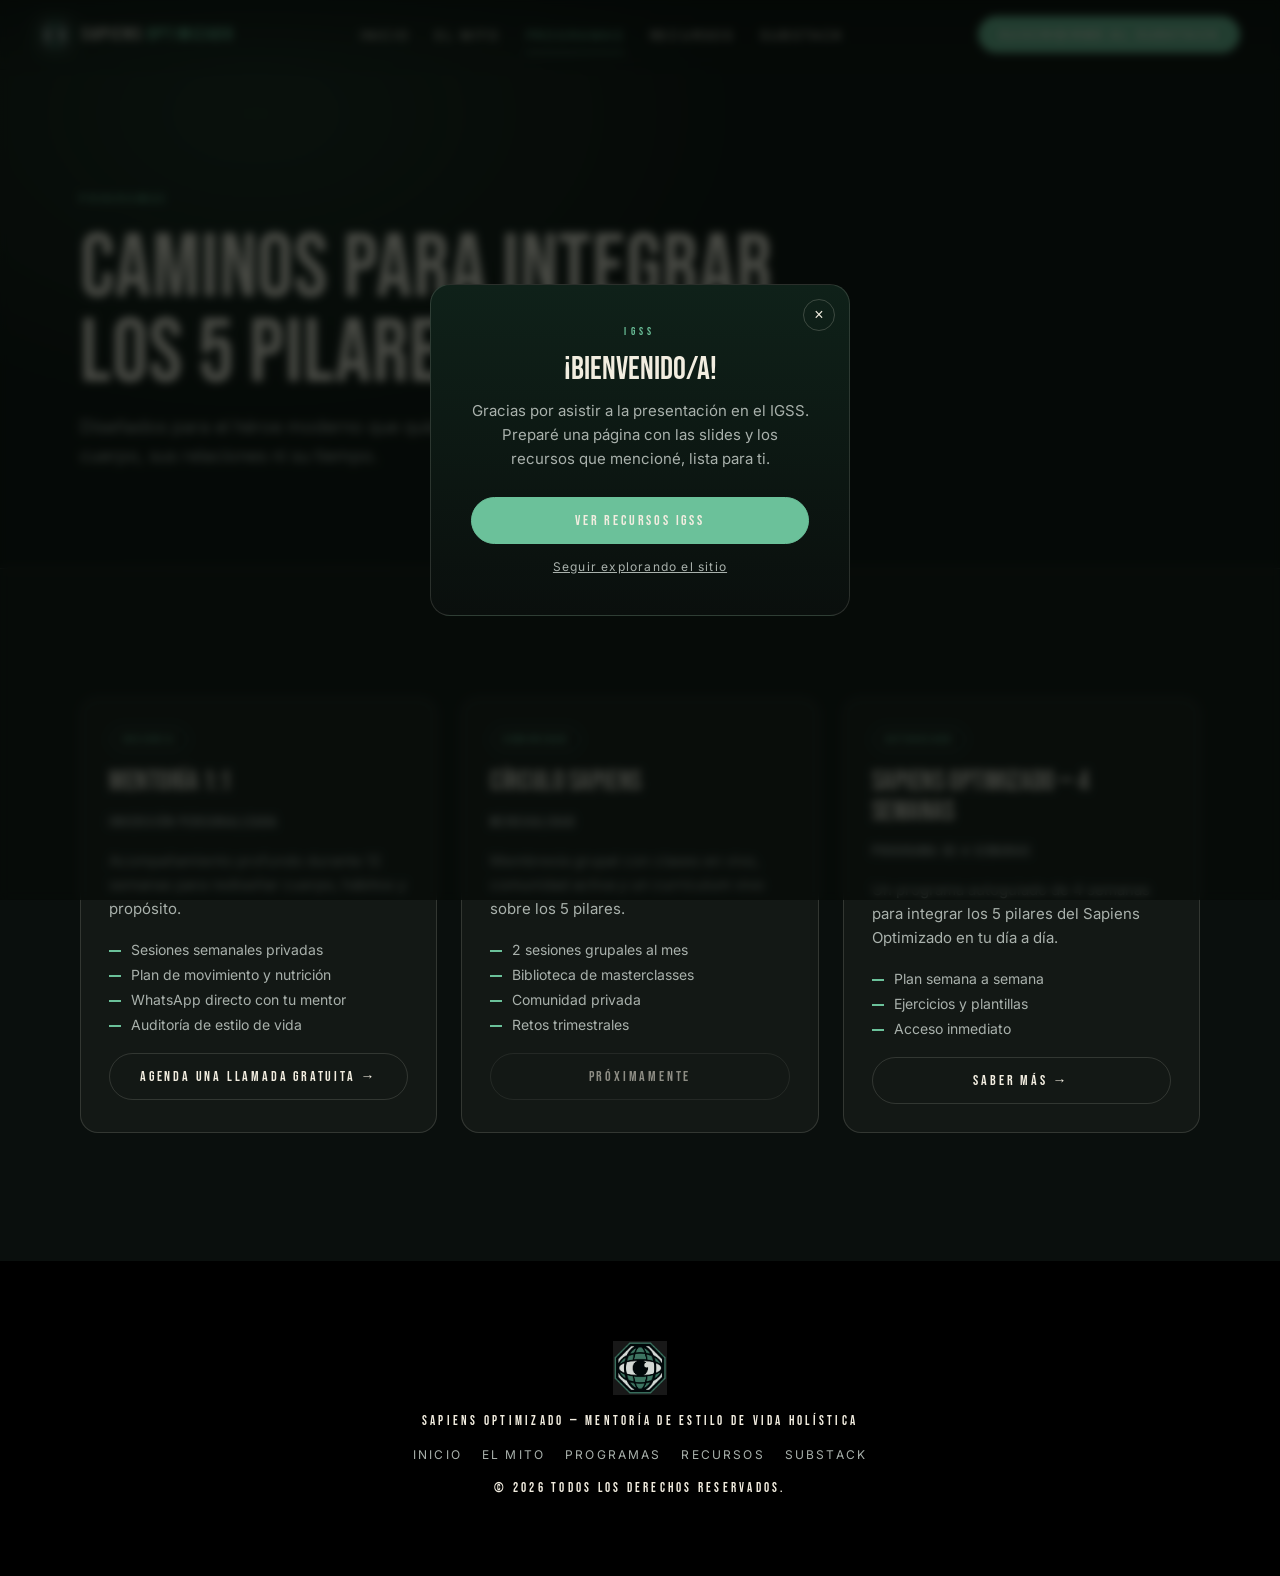
<file: programas/index.html>
<!doctype html>
<html lang="es">
<head>
  <meta charset="utf-8" />
  <meta name="viewport" content="width=device-width, initial-scale=1" />
  <title>Programas — Sapiens Optimizado</title>
  <meta name="description" content="Mentorías, masterclasses y cursos digitales para integrar los 5 pilares del Sapiens Optimizado en tu vida." />
  <meta property="og:title" content="Programas — Sapiens Optimizado" />
  <meta property="og:description" content="Mentorías y masterclasses de estilo de vida holístico." />
  <meta property="og:type" content="website" />
  <meta name="twitter:card" content="summary_large_image" />
  <link rel="preconnect" href="https://fonts.googleapis.com" />
  <link rel="preconnect" href="https://fonts.gstatic.com" crossorigin />
  <link rel="stylesheet" href="https://fonts.googleapis.com/css2?family=Bebas+Neue&family=Inter:wght@300;400;500;600&display=swap" />
  <link rel="icon" href="../img/eye-logo.png" type="image/png" />
  <link rel="stylesheet" href="../so-pages.css" />
</head>
<body class="so-page">

<header class="so-nav">
  <a class="so-nav__brand" href="../">
    <img src="../img/eye-logo.png" alt="" />
    <span>SAPIENS<em>OPTIMIZADO</em></span>
  </a>
  <nav class="so-nav__links">
    <a href="../inicio/" class="so-nav__link">Inicio</a>
    <a href="../" class="so-nav__link">El Mito</a>
    <a href="../programas/" class="so-nav__link is-active">Programas</a>
    <a href="../recursos/" class="so-nav__link">Recursos</a>
    <a href="../substack/" class="so-nav__link">Substack</a>
    <a class="so-nav__cta so-nav__links-cta" href="https://sapiensoptimizado.substack.com/subscribe" target="_blank" rel="noreferrer">Suscribirme al Substack</a>
  </nav>
  <a class="so-nav__cta" href="https://sapiensoptimizado.substack.com/subscribe" target="_blank" rel="noreferrer">Suscribirme al Substack</a>
  <button class="so-nav__burger" aria-label="Menú" aria-expanded="false">
    <span></span><span></span><span></span>
  </button>
</header>

<section class="so-pageHero">
  <div class="so-container">
    <p class="so-eyebrow">Programas</p>
    <h1 class="so-h1">Caminos para integrar los 5 pilares.</h1>
    <p class="so-lede">Diseñados para el héroe moderno que quiere resultados sin sacrificar su cuerpo, sus relaciones ni su tiempo.</p>
  </div>
</section>

<section class="so-section">
  <div class="so-container">
    <div class="so-grid so-grid--3">
      <article class="so-program">
        <span class="so-feature__tag">Insignia</span>
        <h3>Mentoría 1:1</h3>
        <p class="so-program__price">Inversión personalizada</p>
        <p>Acompañamiento profundo durante 12 semanas para rediseñar cuerpo, hábitos y propósito.</p>
        <ul>
          <li>Sesiones semanales privadas</li>
          <li>Plan de movimiento y nutrición</li>
          <li>WhatsApp directo con tu mentor</li>
          <li>Auditoría de estilo de vida</li>
        </ul>
        <a href="https://calendar.notion.so/meet/damen1105/entrenamiento-en-linea" target="_blank" rel="noreferrer" class="so-btn so-btn--ghost">Agenda una llamada gratuita →</a>
      </article>
      <article class="so-program">
        <span class="so-feature__tag">Comunidad</span>
        <h3>Círculo Sapiens</h3>
        <p class="so-program__price">Mensualidad</p>
        <p>Membresía grupal con clases en vivo, comunidad activa y un currículum vivo sobre los 5 pilares.</p>
        <ul>
          <li>2 sesiones grupales al mes</li>
          <li>Biblioteca de masterclasses</li>
          <li>Comunidad privada</li>
          <li>Retos trimestrales</li>
        </ul>
        <button type="button" class="so-btn so-btn--ghost" disabled>Próximamente</button>
      </article>
      <article class="so-program">
        <span class="so-feature__tag">Autoguiado</span>
        <h3>Sapiens Optimizado — 4 Semanas</h3>
        <p class="so-program__price">Programa de 4 semanas</p>
        <p>Un programa autoguiado de 4 semanas para integrar los 5 pilares del Sapiens Optimizado en tu día a día.</p>
        <ul>
          <li>Plan semana a semana</li>
          <li>Ejercicios y plantillas</li>
          <li>Acceso inmediato</li>
        </ul>
        <a href="https://sapiens-optimizado.notion.site/SAPIENS-OPTIMIZADO-36a1f9e4e1ba80348c82cb4f2a65bc5c" target="_blank" rel="noreferrer" class="so-btn so-btn--ghost">Saber más →</a>
      </article>
    </div>
  </div>
</section>

<footer class="so-footer" id="contacto">
  <div class="so-footer__inner">
    <img src="../img/eye-logo.png" alt="Sapiens Optimizado" />
    <p>SAPIENS OPTIMIZADO — Mentoría de Estilo de Vida Holística</p>
    <nav class="so-footer__nav">
      <a href="../inicio/">Inicio</a>
      <a href="../">El Mito</a>
      <a href="../programas/">Programas</a>
      <a href="../recursos/">Recursos</a>
      <a href="../substack/">Substack</a>
    </nav>
    <p class="so-footer__muted">© <span id="year"></span> Todos los derechos reservados.</p>
  </div>
</footer>

<script src="../so-pages.js"></script>
<script src="../igss-popup.js"></script>
</body>
</html>
</file>
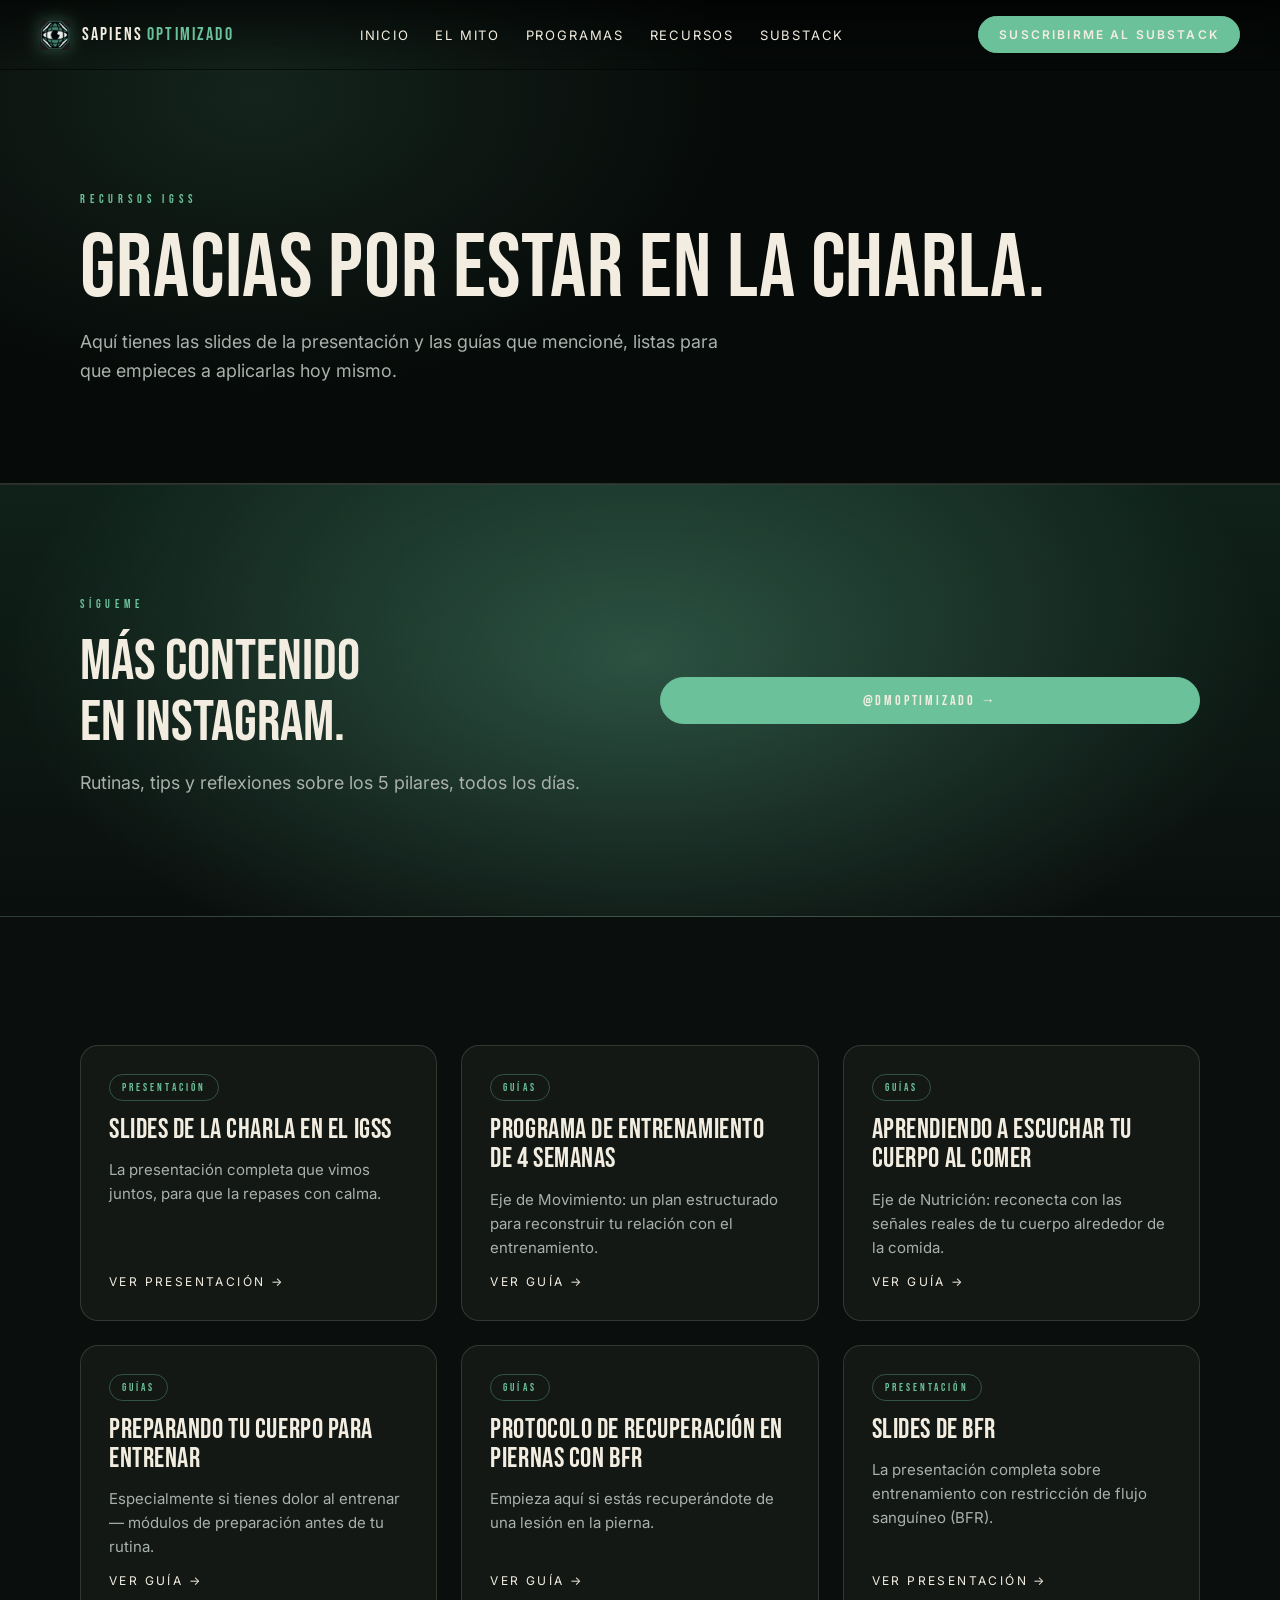
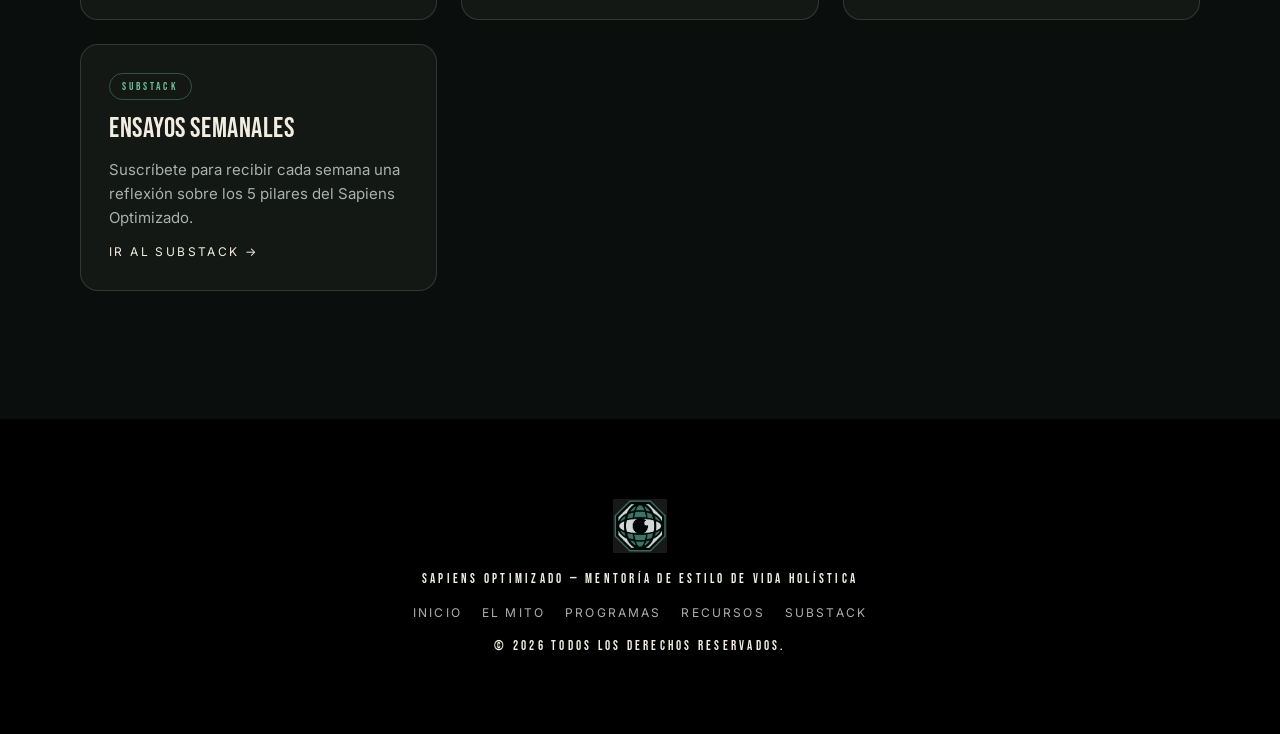
<file: recursos-igss/index.html>
<!doctype html>
<html lang="es">
<head>
  <meta charset="utf-8" />
  <meta name="viewport" content="width=device-width, initial-scale=1" />
  <title>Recursos IGSS — Sapiens Optimizado</title>
  <meta name="description" content="Materiales de la presentación en el IGSS: slides, guías y recursos de Sapiens Optimizado." />
  <meta property="og:title" content="Recursos IGSS — Sapiens Optimizado" />
  <meta property="og:description" content="Materiales de la presentación en el IGSS." />
  <meta property="og:type" content="website" />
  <meta name="twitter:card" content="summary_large_image" />
  <link rel="preconnect" href="https://fonts.googleapis.com" />
  <link rel="preconnect" href="https://fonts.gstatic.com" crossorigin />
  <link rel="stylesheet" href="https://fonts.googleapis.com/css2?family=Bebas+Neue&family=Inter:wght@300;400;500;600&display=swap" />
  <link rel="icon" href="../img/eye-logo.png" type="image/png" />
  <link rel="stylesheet" href="../so-pages.css" />
</head>
<body class="so-page">

<header class="so-nav">
  <a class="so-nav__brand" href="../">
    <img src="../img/eye-logo.png" alt="" />
    <span>SAPIENS<em>OPTIMIZADO</em></span>
  </a>
  <nav class="so-nav__links">
    <a href="../inicio/" class="so-nav__link">Inicio</a>
    <a href="../" class="so-nav__link">El Mito</a>
    <a href="../programas/" class="so-nav__link">Programas</a>
    <a href="../recursos/" class="so-nav__link">Recursos</a>
    <a href="../substack/" class="so-nav__link">Substack</a>
    <a class="so-nav__cta so-nav__links-cta" href="https://sapiensoptimizado.substack.com/subscribe" target="_blank" rel="noreferrer">Suscribirme al Substack</a>
  </nav>
  <a class="so-nav__cta" href="https://sapiensoptimizado.substack.com/subscribe" target="_blank" rel="noreferrer">Suscribirme al Substack</a>
  <button class="so-nav__burger" aria-label="Menú" aria-expanded="false">
    <span></span><span></span><span></span>
  </button>
</header>

<section class="so-pageHero">
  <div class="so-container">
    <p class="so-eyebrow">Recursos IGSS</p>
    <h1 class="so-h1">Gracias por estar en la charla.</h1>
    <p class="so-lede">Aquí tienes las slides de la presentación y las guías que mencioné, listas para que empieces a aplicarlas hoy mismo.</p>
  </div>
</section>

<section class="so-cta-band">
  <div class="so-container so-cta-band__inner">
    <div>
      <p class="so-eyebrow">Sígueme</p>
      <h2 class="so-h2">Más contenido en Instagram.</h2>
      <p class="so-lede">Rutinas, tips y reflexiones sobre los 5 pilares, todos los días.</p>
    </div>
    <a class="so-btn" href="https://www.instagram.com/dmoptimizado" target="_blank" rel="noreferrer">@dmoptimizado →</a>
  </div>
</section>

<section class="so-section">
  <div class="so-container">
    <div class="so-grid so-grid--3">
      <article class="so-card">
        <span class="so-feature__tag">Presentación</span>
        <h3>Slides de la charla en el IGSS</h3>
        <p>La presentación completa que vimos juntos, para que la repases con calma.</p>
        <a href="https://docs.google.com/presentation/d/11cY2gHIOfeUewov-sqLM8NjEWYPcwYHMdf3rOnz7fpA/edit?usp=sharing" target="_blank" rel="noreferrer" class="so-card__link">Ver presentación →</a>
      </article>
      <article class="so-card">
        <span class="so-feature__tag">Guías</span>
        <h3>Programa de entrenamiento de 4 semanas</h3>
        <p>Eje de Movimiento: un plan estructurado para reconstruir tu relación con el entrenamiento.</p>
        <a href="https://sapiens-optimizado.notion.site/Eje-de-Movimiento-36f1f9e4e1ba80e2808bd531210c98f8" target="_blank" rel="noreferrer" class="so-card__link">Ver guía →</a>
      </article>
      <article class="so-card">
        <span class="so-feature__tag">Guías</span>
        <h3>Aprendiendo a escuchar tu cuerpo al comer</h3>
        <p>Eje de Nutrición: reconecta con las señales reales de tu cuerpo alrededor de la comida.</p>
        <a href="https://sapiens-optimizado.notion.site/Eje-de-Nutrici-n-36f1f9e4e1ba80409b1fdd65812b45ee" target="_blank" rel="noreferrer" class="so-card__link">Ver guía →</a>
      </article>
      <article class="so-card">
        <span class="so-feature__tag">Guías</span>
        <h3>Preparando tu cuerpo para entrenar</h3>
        <p>Especialmente si tienes dolor al entrenar — módulos de preparación antes de tu rutina.</p>
        <a href="https://sapiens-optimizado.notion.site/M-dulos-de-Preparaci-n-3b01f9e4e1ba80c389e3f0bf4c53c990" target="_blank" rel="noreferrer" class="so-card__link">Ver guía →</a>
      </article>
      <article class="so-card">
        <span class="so-feature__tag">Guías</span>
        <h3>Protocolo de Recuperación en Piernas con BFR</h3>
        <p>Empieza aquí si estás recuperándote de una lesión en la pierna.</p>
        <a href="https://sapiens-optimizado.notion.site/Protocolo-Recuperaci-n-en-Piernas-Inicia-Aqu-3bb1f9e4e1ba80e19e74f7c66cfe58c8" target="_blank" rel="noreferrer" class="so-card__link">Ver guía →</a>
      </article>
      <article class="so-card">
        <span class="so-feature__tag">Presentación</span>
        <h3>Slides de BFR</h3>
        <p>La presentación completa sobre entrenamiento con restricción de flujo sanguíneo (BFR).</p>
        <a href="https://docs.google.com/presentation/d/1HZr9Ov-DH_XsL8rpV5ovGdJz5Zr6qglwFd4IfuGC-XU/edit?usp=sharing" target="_blank" rel="noreferrer" class="so-card__link">Ver presentación →</a>
      </article>
      <article class="so-card">
        <span class="so-feature__tag">Substack</span>
        <h3>Ensayos semanales</h3>
        <p>Suscríbete para recibir cada semana una reflexión sobre los 5 pilares del Sapiens Optimizado.</p>
        <a href="https://sapiensoptimizado.substack.com" target="_blank" rel="noreferrer" class="so-card__link">Ir al Substack →</a>
      </article>
    </div>
  </div>
</section>

<footer class="so-footer">
  <div class="so-footer__inner">
    <img src="../img/eye-logo.png" alt="Sapiens Optimizado" />
    <p>SAPIENS OPTIMIZADO — Mentoría de Estilo de Vida Holística</p>
    <nav class="so-footer__nav">
      <a href="../inicio/">Inicio</a>
      <a href="../">El Mito</a>
      <a href="../programas/">Programas</a>
      <a href="../recursos/">Recursos</a>
      <a href="../substack/">Substack</a>
    </nav>
    <p class="so-footer__muted">© <span id="year"></span> Todos los derechos reservados.</p>
  </div>
</footer>

<script src="../so-pages.js"></script>
</body>
</html>
</file>
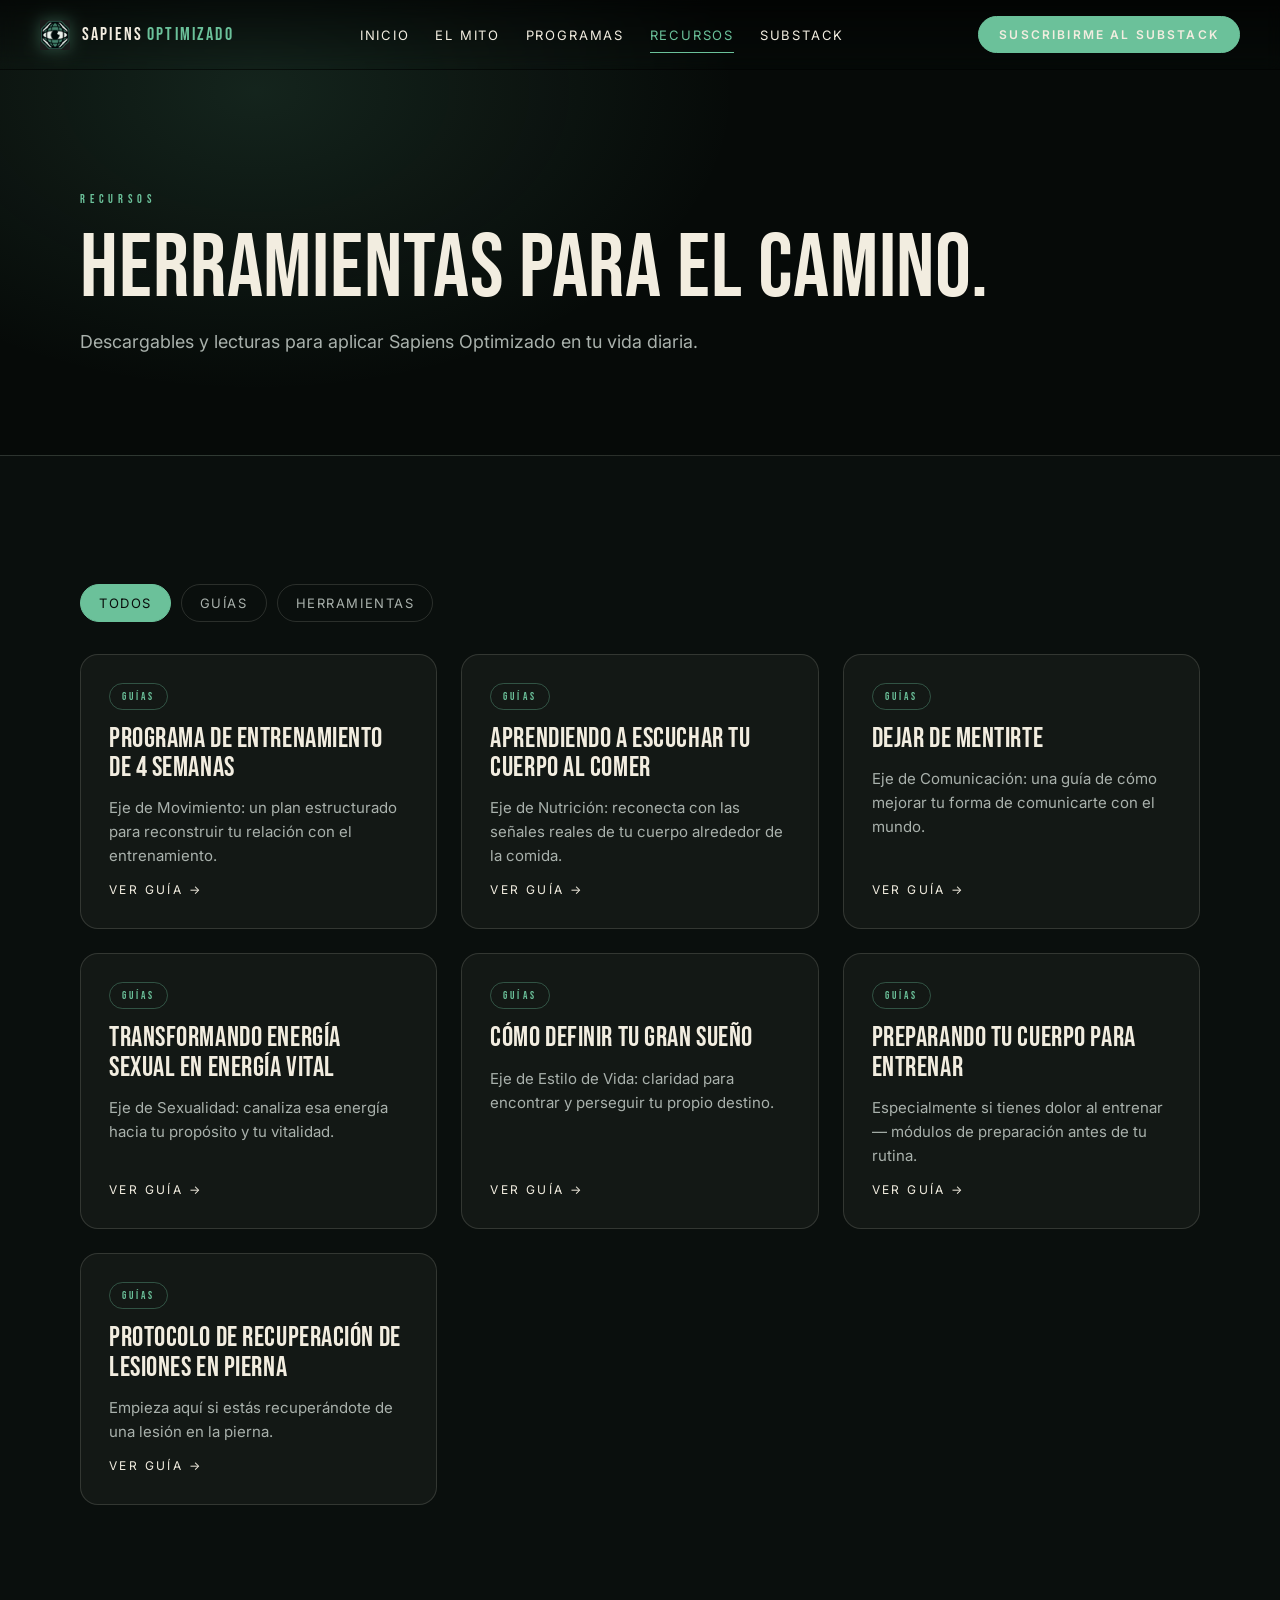
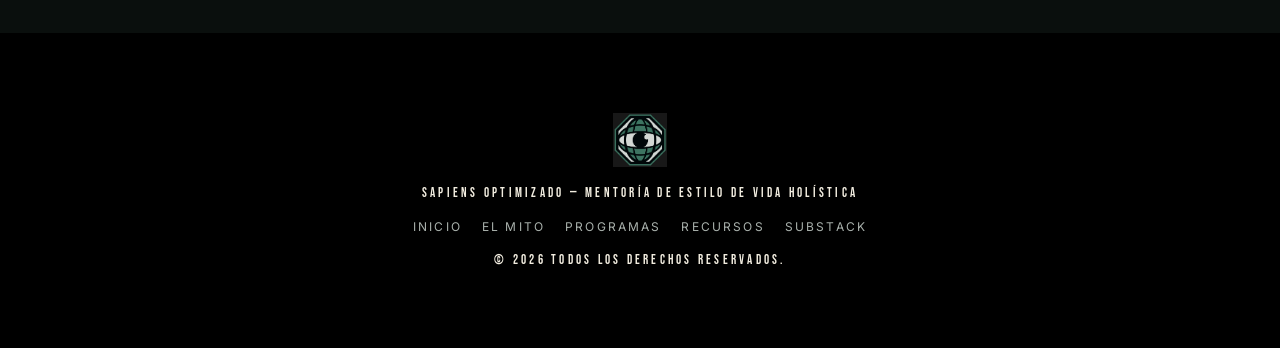
<file: recursos/index.html>
<!doctype html>
<html lang="es">
<head>
  <meta charset="utf-8" />
  <meta name="viewport" content="width=device-width, initial-scale=1" />
  <title>Recursos — Sapiens Optimizado</title>
  <meta name="description" content="Guías descargables, herramientas y lecturas recomendadas para integrar el estilo de vida Sapiens Optimizado." />
  <meta property="og:title" content="Recursos — Sapiens Optimizado" />
  <meta property="og:description" content="Guías, herramientas y lecturas recomendadas." />
  <meta property="og:type" content="website" />
  <meta name="twitter:card" content="summary_large_image" />
  <link rel="preconnect" href="https://fonts.googleapis.com" />
  <link rel="preconnect" href="https://fonts.gstatic.com" crossorigin />
  <link rel="stylesheet" href="https://fonts.googleapis.com/css2?family=Bebas+Neue&family=Inter:wght@300;400;500;600&display=swap" />
  <link rel="icon" href="../img/eye-logo.png" type="image/png" />
  <link rel="stylesheet" href="../so-pages.css" />
</head>
<body class="so-page">

<header class="so-nav">
  <a class="so-nav__brand" href="../">
    <img src="../img/eye-logo.png" alt="" />
    <span>SAPIENS<em>OPTIMIZADO</em></span>
  </a>
  <nav class="so-nav__links">
    <a href="../inicio/" class="so-nav__link">Inicio</a>
    <a href="../" class="so-nav__link">El Mito</a>
    <a href="../programas/" class="so-nav__link">Programas</a>
    <a href="../recursos/" class="so-nav__link is-active">Recursos</a>
    <a href="../substack/" class="so-nav__link">Substack</a>
    <a class="so-nav__cta so-nav__links-cta" href="https://sapiensoptimizado.substack.com/subscribe" target="_blank" rel="noreferrer">Suscribirme al Substack</a>
  </nav>
  <a class="so-nav__cta" href="https://sapiensoptimizado.substack.com/subscribe" target="_blank" rel="noreferrer">Suscribirme al Substack</a>
  <button class="so-nav__burger" aria-label="Menú" aria-expanded="false">
    <span></span><span></span><span></span>
  </button>
</header>

<section class="so-pageHero">
  <div class="so-container">
    <p class="so-eyebrow">Recursos</p>
    <h1 class="so-h1">Herramientas para el camino.</h1>
    <p class="so-lede">Descargables y lecturas para aplicar Sapiens Optimizado en tu vida diaria.</p>
  </div>
</section>

<section class="so-section">
  <div class="so-container">
    <div class="so-filters">
      <button class="so-chip is-active" data-filter-value="Todos">Todos</button>
      <button class="so-chip" data-filter-value="Guías">Guías</button>
      <button class="so-chip" data-filter-value="Herramientas">Herramientas</button>
    </div>
    <div class="so-grid so-grid--3">
      <article class="so-card" data-filter="Guías">
        <span class="so-feature__tag">Guías</span>
        <h3>Programa de entrenamiento de 4 semanas</h3>
        <p>Eje de Movimiento: un plan estructurado para reconstruir tu relación con el entrenamiento.</p>
        <a href="https://sapiens-optimizado.notion.site/Eje-de-Movimiento-36f1f9e4e1ba80e2808bd531210c98f8" target="_blank" rel="noreferrer" class="so-card__link">Ver guía →</a>
      </article>
      <article class="so-card" data-filter="Guías">
        <span class="so-feature__tag">Guías</span>
        <h3>Aprendiendo a escuchar tu cuerpo al comer</h3>
        <p>Eje de Nutrición: reconecta con las señales reales de tu cuerpo alrededor de la comida.</p>
        <a href="https://sapiens-optimizado.notion.site/Eje-de-Nutrici-n-36f1f9e4e1ba80409b1fdd65812b45ee" target="_blank" rel="noreferrer" class="so-card__link">Ver guía →</a>
      </article>
      <article class="so-card" data-filter="Guías">
        <span class="so-feature__tag">Guías</span>
        <h3>Dejar de Mentirte</h3>
        <p>Eje de Comunicación: una guía de cómo mejorar tu forma de comunicarte con el mundo.</p>
        <a href="https://sapiens-optimizado.notion.site/Eje-de-Comunicaci-n-36f1f9e4e1ba8007bfd5f5744a48ae15" target="_blank" rel="noreferrer" class="so-card__link">Ver guía →</a>
      </article>
      <article class="so-card" data-filter="Guías">
        <span class="so-feature__tag">Guías</span>
        <h3>Transformando Energía Sexual en Energía Vital</h3>
        <p>Eje de Sexualidad: canaliza esa energía hacia tu propósito y tu vitalidad.</p>
        <a href="https://sapiens-optimizado.notion.site/Eje-de-Sexualidad-36f1f9e4e1ba80f29848f94a85b94c23" target="_blank" rel="noreferrer" class="so-card__link">Ver guía →</a>
      </article>
      <article class="so-card" data-filter="Guías">
        <span class="so-feature__tag">Guías</span>
        <h3>Cómo definir tu Gran Sueño</h3>
        <p>Eje de Estilo de Vida: claridad para encontrar y perseguir tu propio destino.</p>
        <a href="https://sapiens-optimizado.notion.site/Eje-de-Estilo-de-Vida-36f1f9e4e1ba8011ae4fc3e89b6a5daa" target="_blank" rel="noreferrer" class="so-card__link">Ver guía →</a>
      </article>
      <article class="so-card" data-filter="Guías">
        <span class="so-feature__tag">Guías</span>
        <h3>Preparando tu Cuerpo para Entrenar</h3>
        <p>Especialmente si tienes dolor al entrenar — módulos de preparación antes de tu rutina.</p>
        <a href="https://sapiens-optimizado.notion.site/M-dulos-de-Preparaci-n-3b01f9e4e1ba80c389e3f0bf4c53c990" target="_blank" rel="noreferrer" class="so-card__link">Ver guía →</a>
      </article>
      <article class="so-card" data-filter="Guías">
        <span class="so-feature__tag">Guías</span>
        <h3>Protocolo de Recuperación de Lesiones en Pierna</h3>
        <p>Empieza aquí si estás recuperándote de una lesión en la pierna.</p>
        <a href="https://sapiens-optimizado.notion.site/Protocolo-Recuperaci-n-en-Piernas-Inicia-Aqu-3bb1f9e4e1ba80e19e74f7c66cfe58c8" target="_blank" rel="noreferrer" class="so-card__link">Ver guía →</a>
      </article>
    </div>
  </div>
</section>

<footer class="so-footer">
  <div class="so-footer__inner">
    <img src="../img/eye-logo.png" alt="Sapiens Optimizado" />
    <p>SAPIENS OPTIMIZADO — Mentoría de Estilo de Vida Holística</p>
    <nav class="so-footer__nav">
      <a href="../inicio/">Inicio</a>
      <a href="../">El Mito</a>
      <a href="../programas/">Programas</a>
      <a href="../recursos/">Recursos</a>
      <a href="../substack/">Substack</a>
    </nav>
    <p class="so-footer__muted">© <span id="year"></span> Todos los derechos reservados.</p>
  </div>
</footer>

<script src="../so-pages.js"></script>
</body>
</html>
</file>
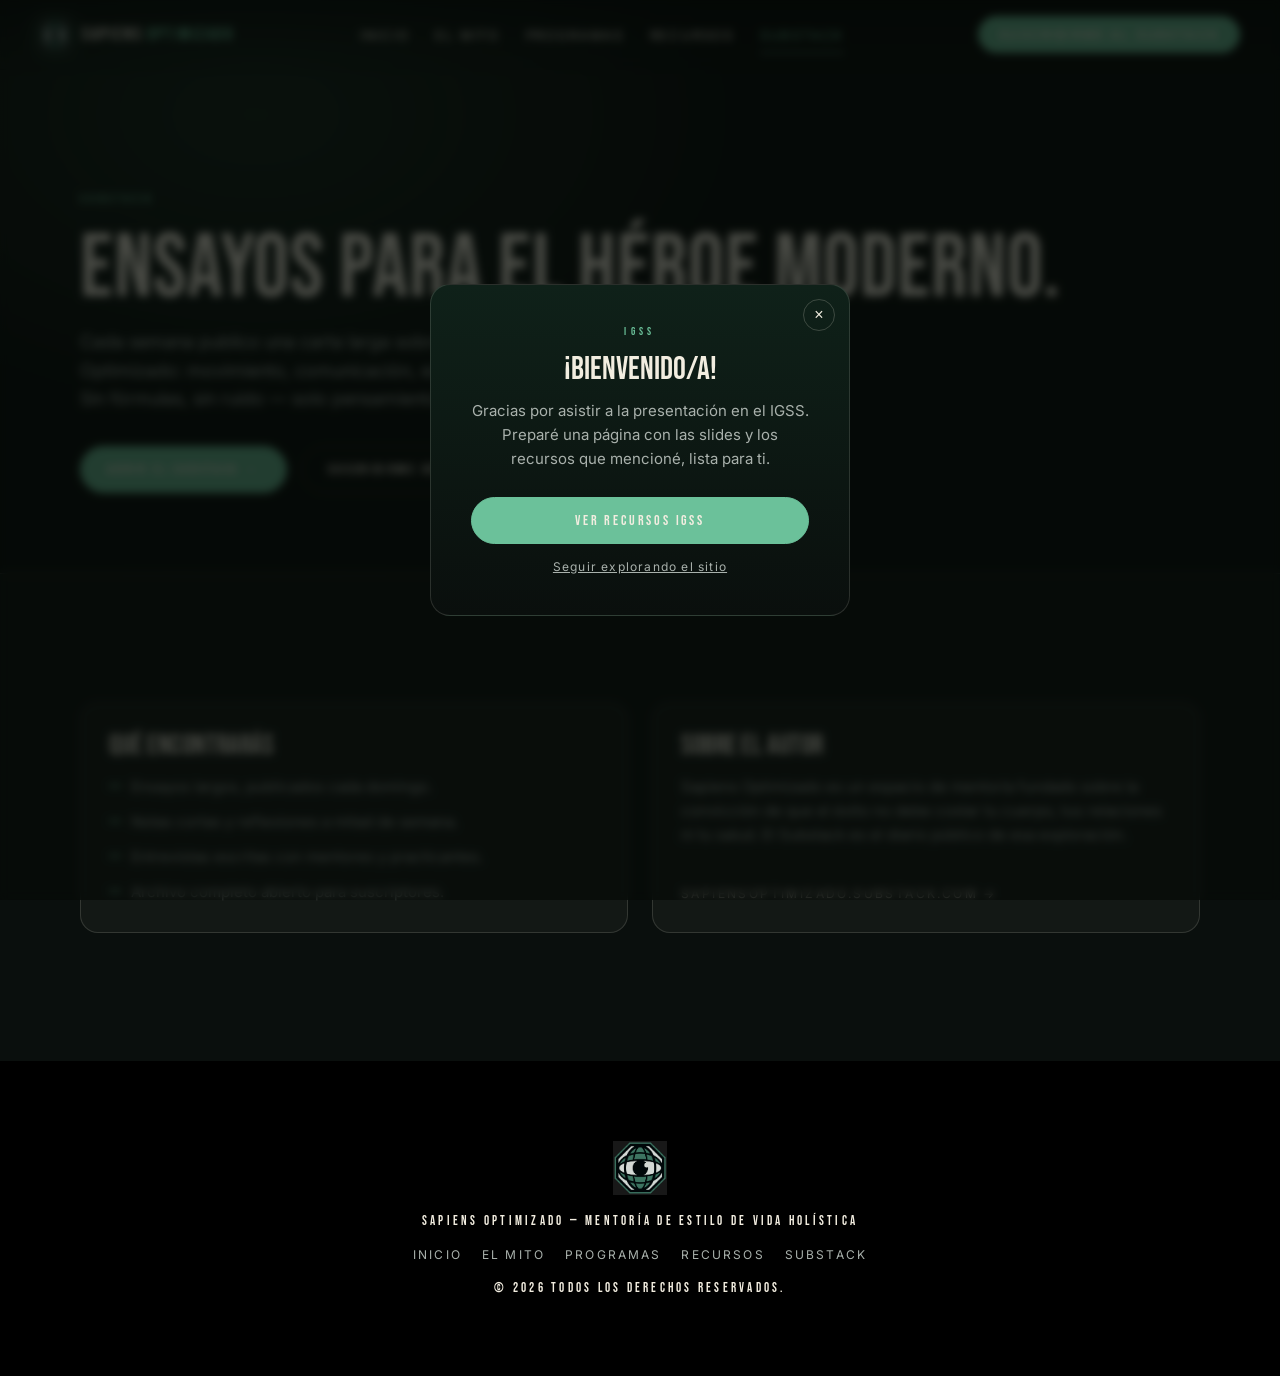
<file: substack/index.html>
<!doctype html>
<html lang="es">
<head>
  <meta charset="utf-8" />
  <meta name="viewport" content="width=device-width, initial-scale=1" />
  <title>Substack — Sapiens Optimizado</title>
  <meta name="description" content="Ensayos y reflexiones semanales sobre estilo de vida holístico. Lee y suscríbete en sapiensoptimizado.substack.com." />
  <meta property="og:title" content="Substack — Sapiens Optimizado" />
  <meta property="og:description" content="Ensayos y reflexiones semanales." />
  <meta property="og:type" content="website" />
  <meta name="twitter:card" content="summary_large_image" />
  <link rel="preconnect" href="https://fonts.googleapis.com" />
  <link rel="preconnect" href="https://fonts.gstatic.com" crossorigin />
  <link rel="stylesheet" href="https://fonts.googleapis.com/css2?family=Bebas+Neue&family=Inter:wght@300;400;500;600&display=swap" />
  <link rel="icon" href="../img/eye-logo.png" type="image/png" />
  <link rel="stylesheet" href="../so-pages.css" />
</head>
<body class="so-page">

<header class="so-nav">
  <a class="so-nav__brand" href="../">
    <img src="../img/eye-logo.png" alt="" />
    <span>SAPIENS<em>OPTIMIZADO</em></span>
  </a>
  <nav class="so-nav__links">
    <a href="../inicio/" class="so-nav__link">Inicio</a>
    <a href="../" class="so-nav__link">El Mito</a>
    <a href="../programas/" class="so-nav__link">Programas</a>
    <a href="../recursos/" class="so-nav__link">Recursos</a>
    <a href="../substack/" class="so-nav__link is-active">Substack</a>
    <a class="so-nav__cta so-nav__links-cta" href="https://sapiensoptimizado.substack.com/subscribe" target="_blank" rel="noreferrer">Suscribirme al Substack</a>
  </nav>
  <a class="so-nav__cta" href="https://sapiensoptimizado.substack.com/subscribe" target="_blank" rel="noreferrer">Suscribirme al Substack</a>
  <button class="so-nav__burger" aria-label="Menú" aria-expanded="false">
    <span></span><span></span><span></span>
  </button>
</header>

<section class="so-pageHero">
  <div class="so-container">
    <p class="so-eyebrow">Substack</p>
    <h1 class="so-h1">Ensayos para el héroe moderno.</h1>
    <p class="so-lede">
      Cada semana publico una carta larga sobre los 5 pilares del Sapiens Optimizado:
      movimiento, comunicación, estilo de vida, nutrición y sexualidad.
      Sin fórmulas, sin ruido — solo pensamiento honesto.
    </p>
    <div class="so-actions">
      <a href="https://sapiensoptimizado.substack.com" target="_blank" rel="noreferrer" class="so-btn">Abrir el Substack →</a>
      <a href="https://sapiensoptimizado.substack.com/subscribe" target="_blank" rel="noreferrer" class="so-btn so-btn--ghost">Suscribirme gratis</a>
    </div>
  </div>
</section>

<section class="so-section">
  <div class="so-container so-grid so-grid--2">
    <article class="so-card">
      <h3>Qué encontrarás</h3>
      <ul class="so-list">
        <li>Ensayos largos, publicados cada domingo.</li>
        <li>Notas cortas y reflexiones a mitad de semana.</li>
        <li>Entrevistas escritas con mentores y practicantes.</li>
        <li>Archivo completo abierto para suscriptores.</li>
      </ul>
    </article>
    <article class="so-card">
      <h3>Sobre el autor</h3>
      <p>
        Sapiens Optimizado es un espacio de mentoría fundado sobre la convicción de que
        el éxito no debe costar tu cuerpo, tus relaciones ni tu salud. El Substack es el
        diario público de esa exploración.
      </p>
      <a href="https://sapiensoptimizado.substack.com" target="_blank" rel="noreferrer" class="so-card__link">sapiensoptimizado.substack.com →</a>
    </article>
  </div>
</section>

<footer class="so-footer">
  <div class="so-footer__inner">
    <img src="../img/eye-logo.png" alt="Sapiens Optimizado" />
    <p>SAPIENS OPTIMIZADO — Mentoría de Estilo de Vida Holística</p>
    <nav class="so-footer__nav">
      <a href="../inicio/">Inicio</a>
      <a href="../">El Mito</a>
      <a href="../programas/">Programas</a>
      <a href="../recursos/">Recursos</a>
      <a href="../substack/">Substack</a>
    </nav>
    <p class="so-footer__muted">© <span id="year"></span> Todos los derechos reservados.</p>
  </div>
</footer>

<script src="../so-pages.js"></script>
<script src="../igss-popup.js"></script>
</body>
</html>
</file>
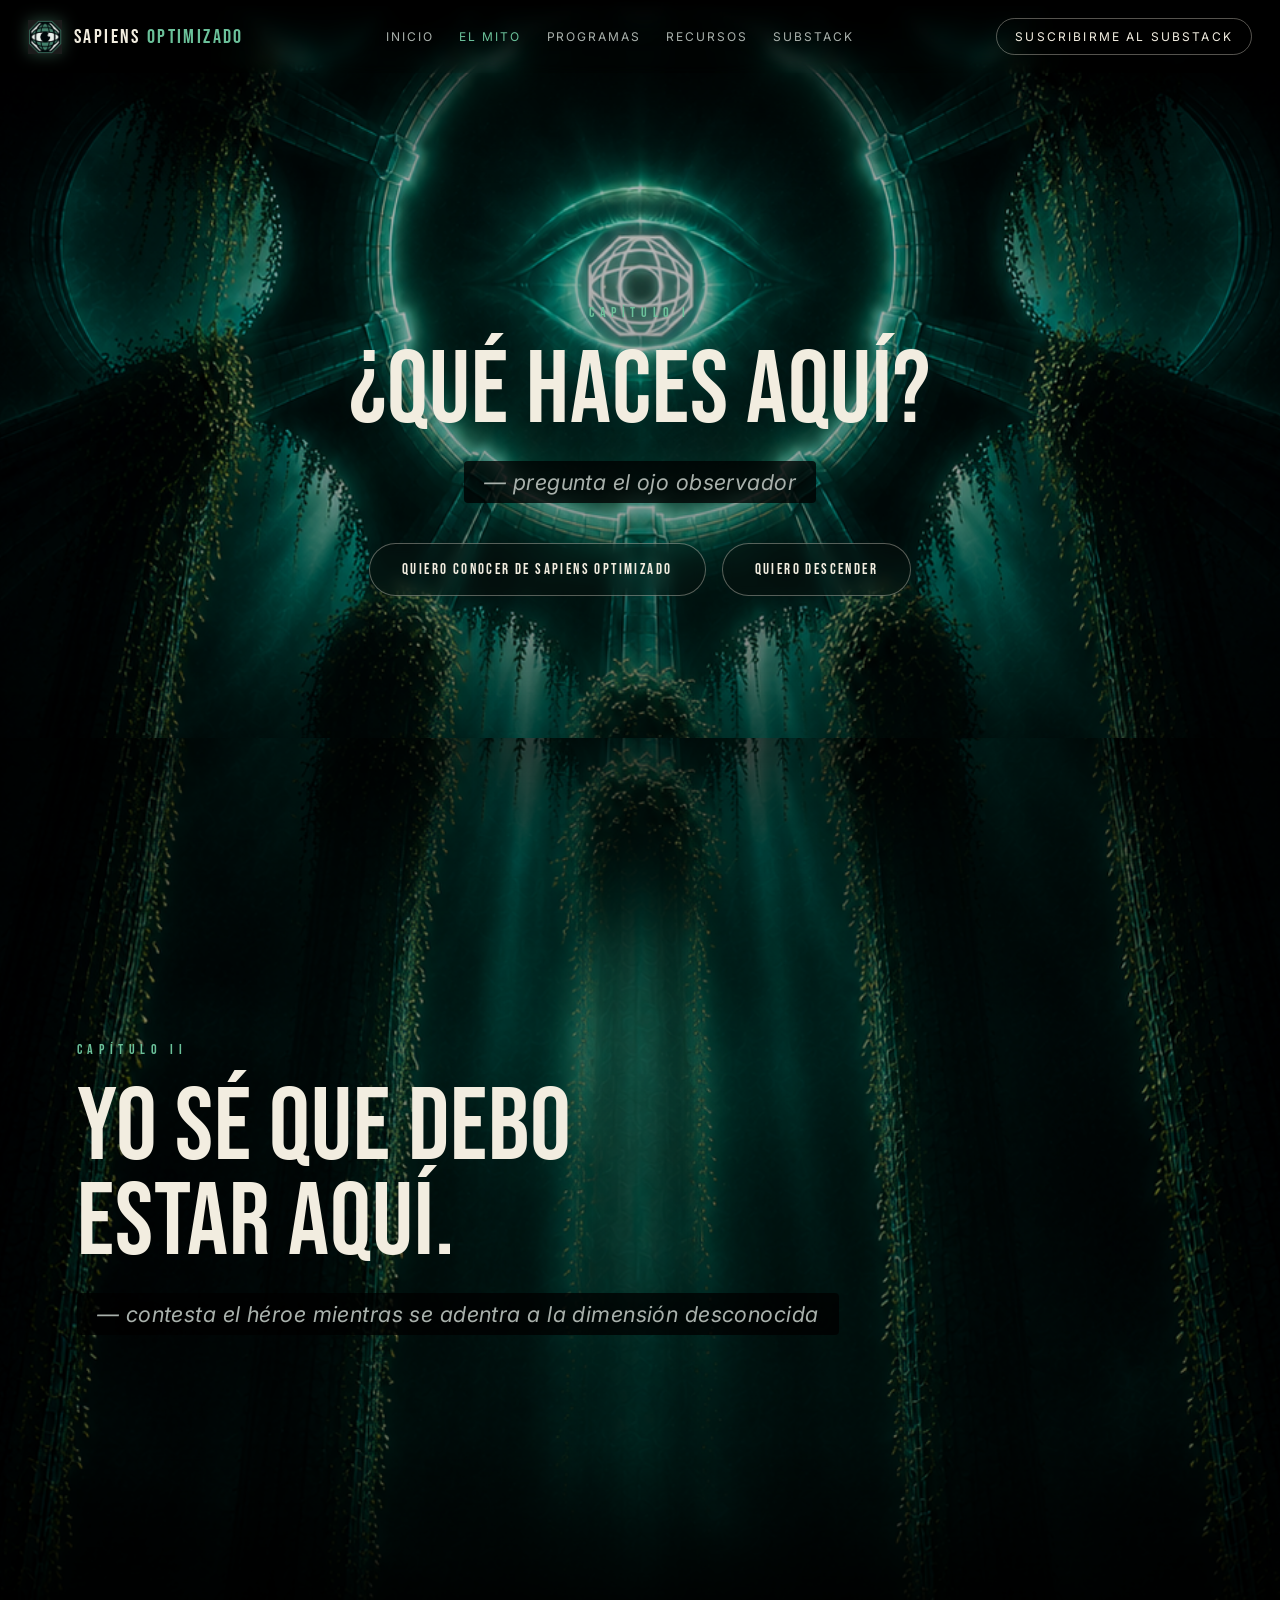
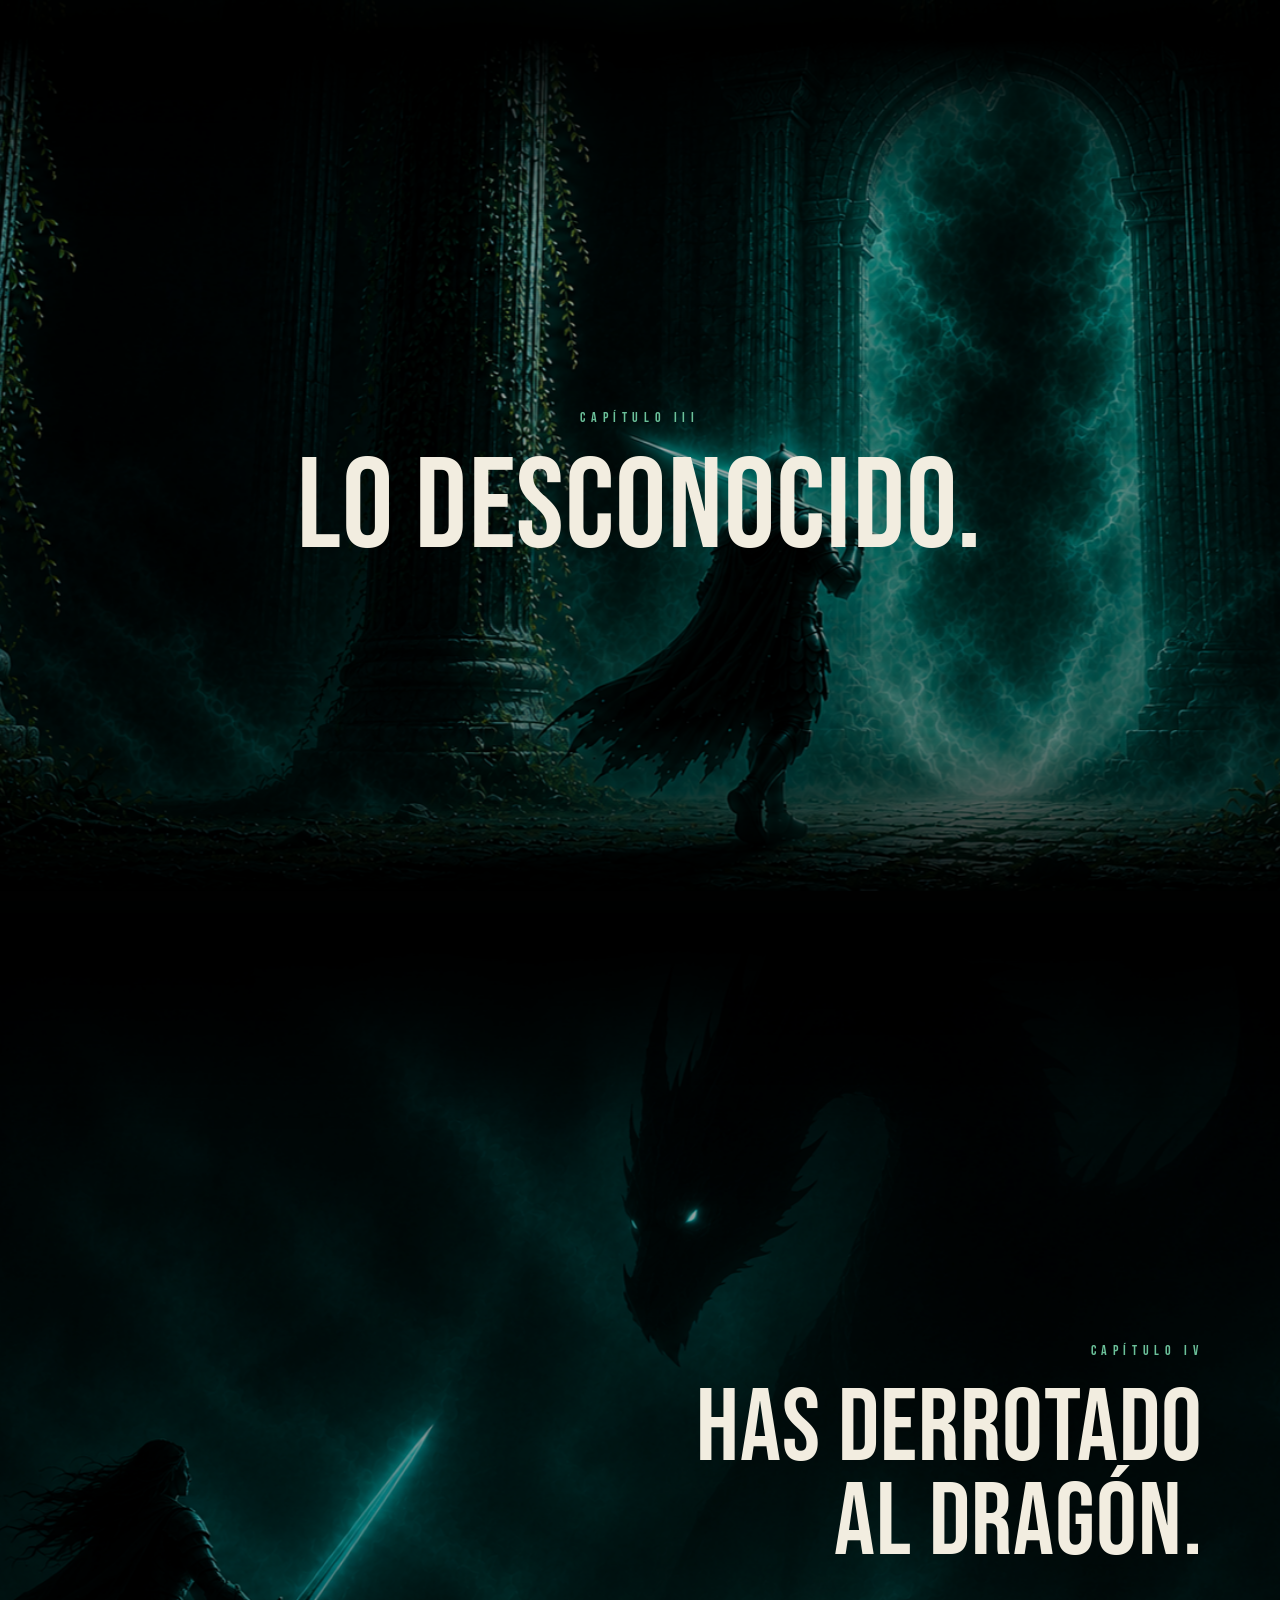
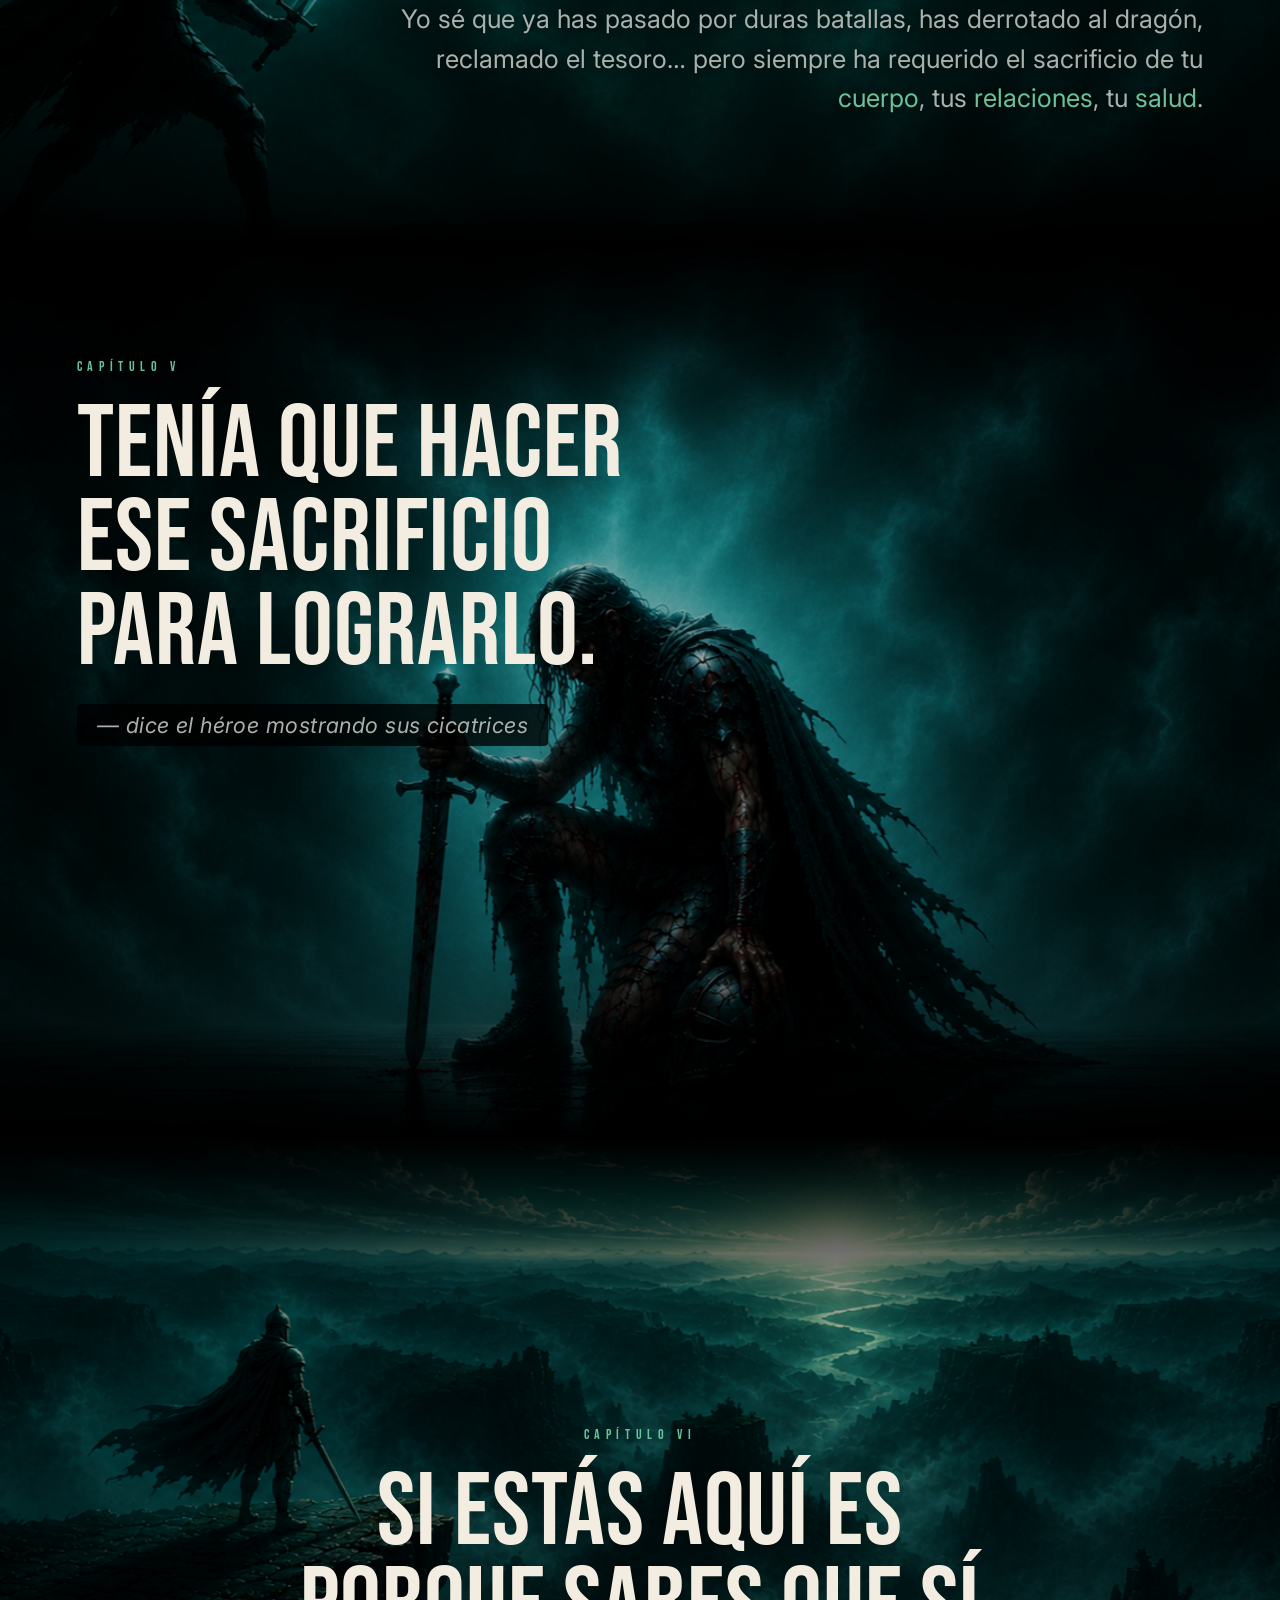
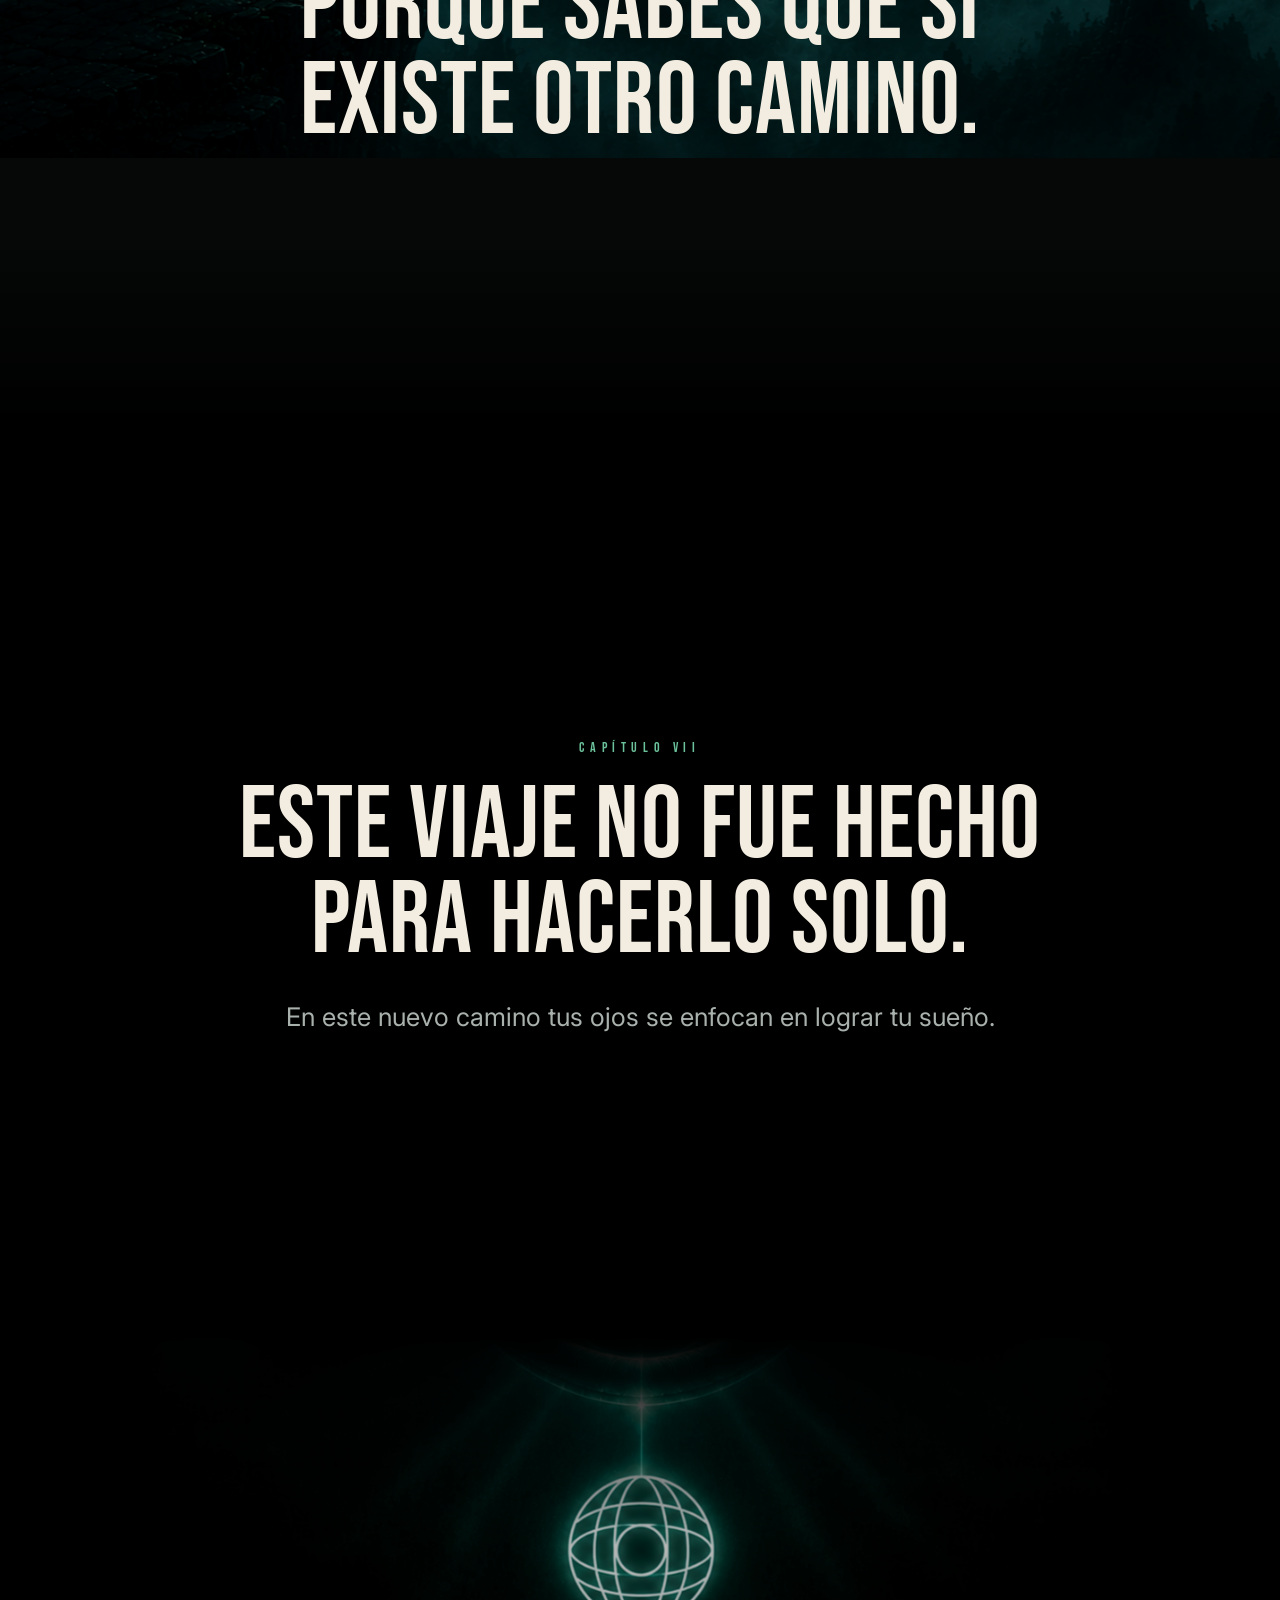
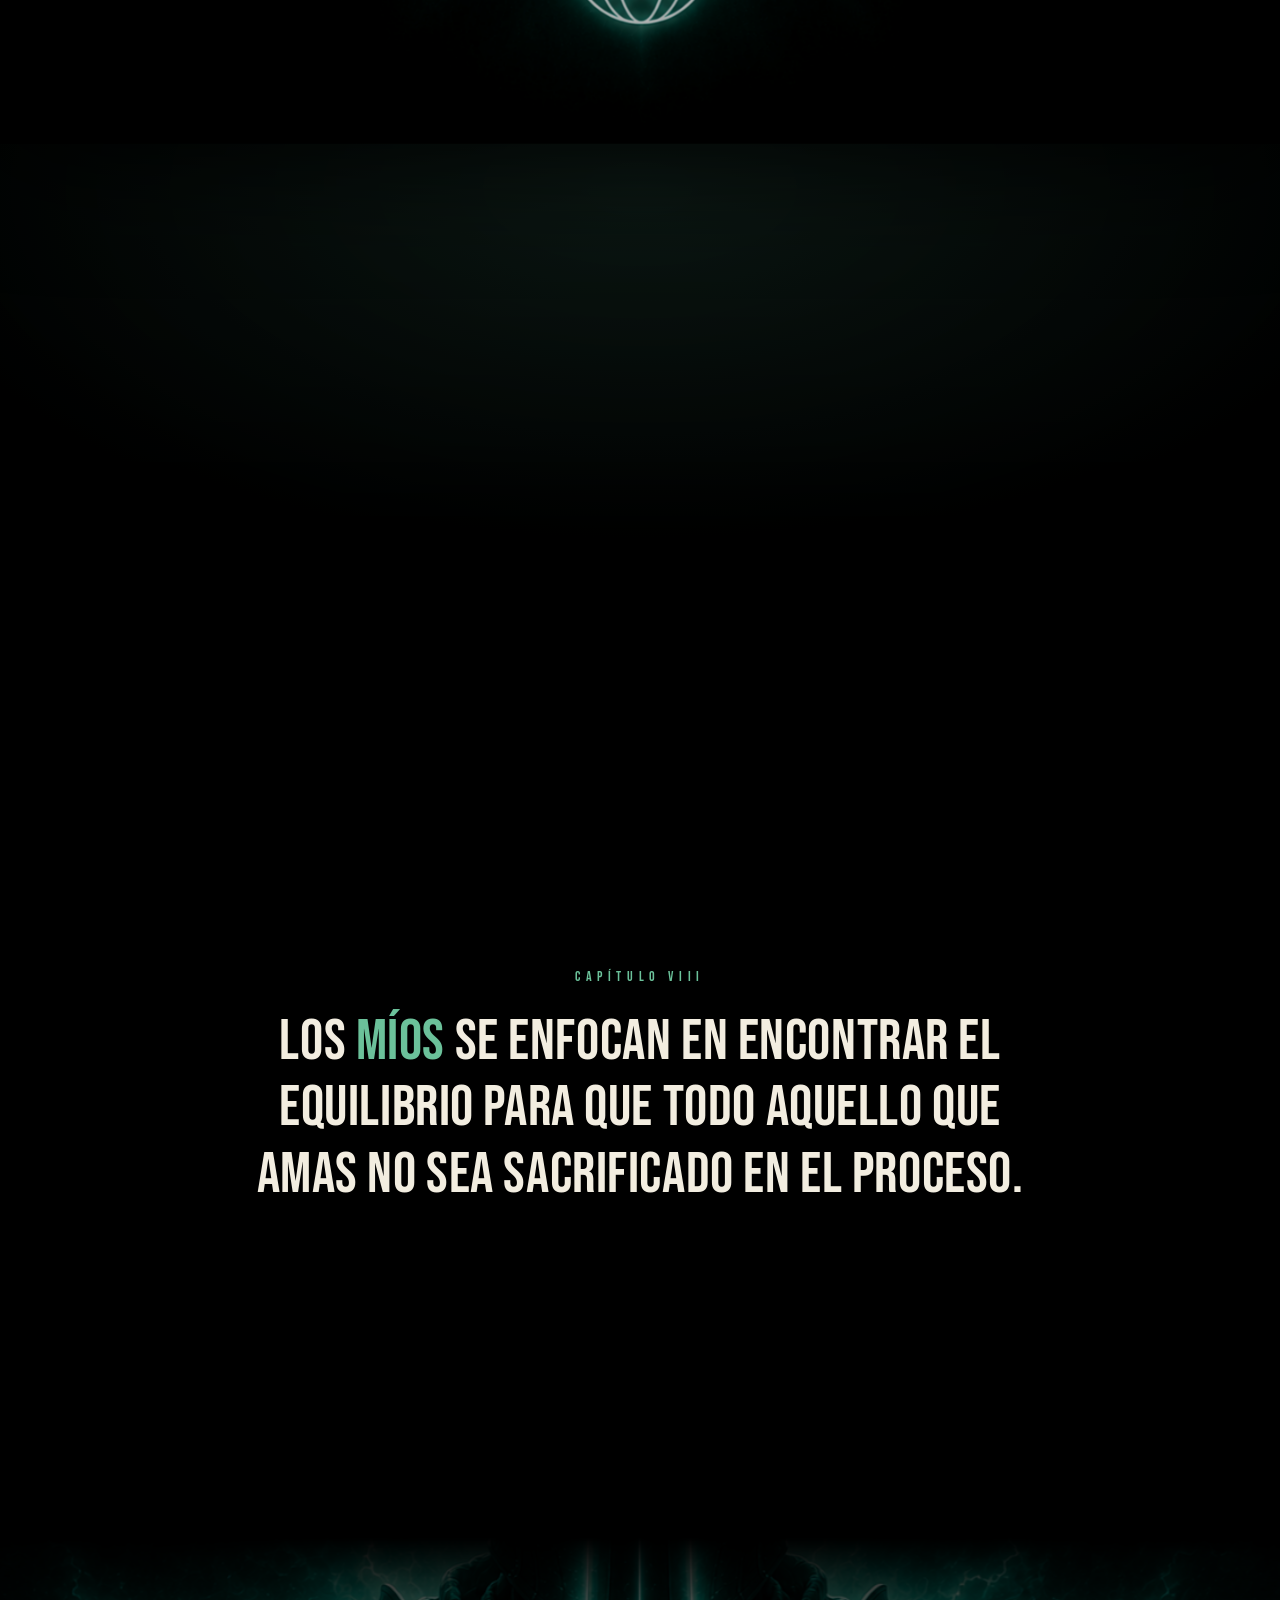
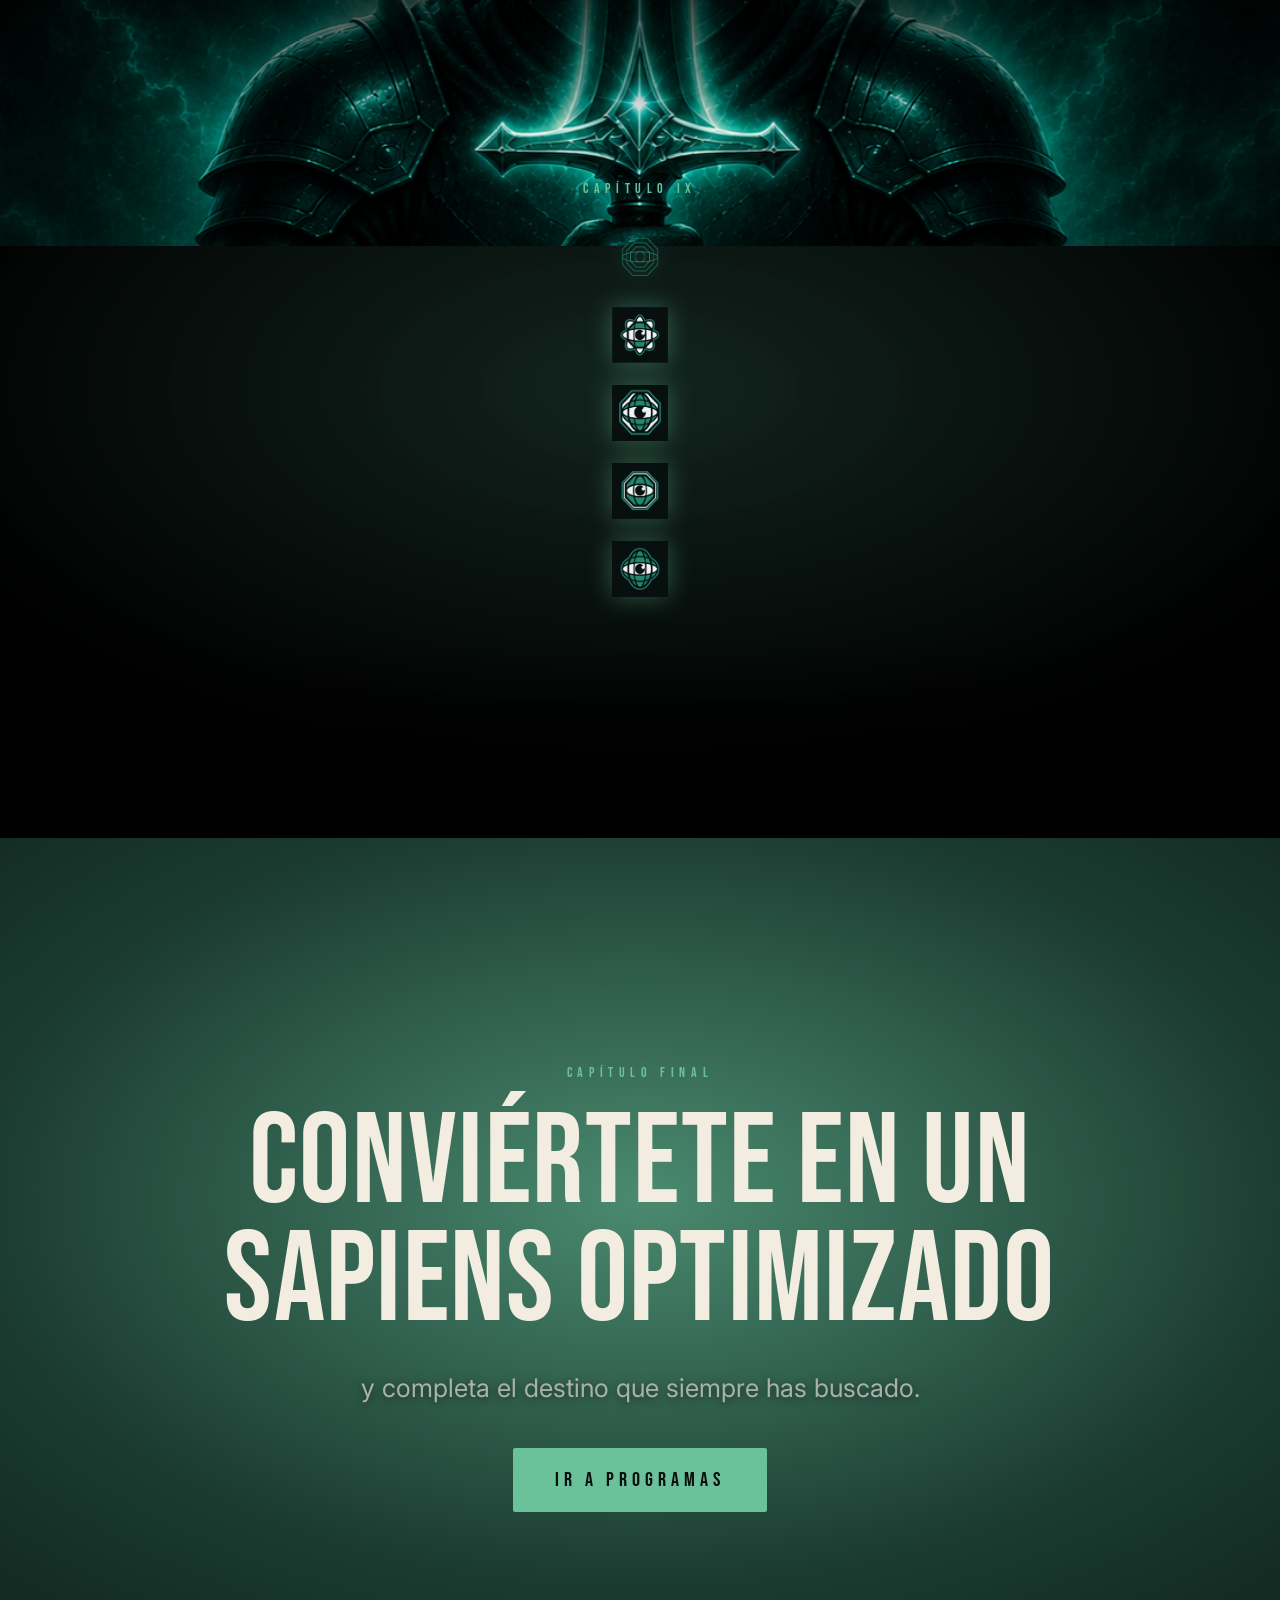
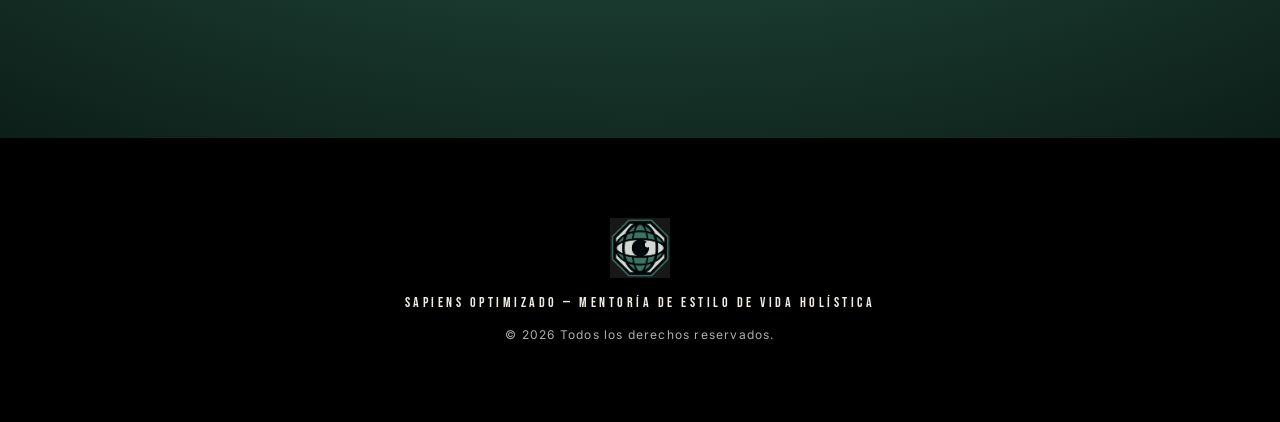
<file: public/site/index.html>
<!doctype html>
<html lang="es">
<head>
  <meta charset="utf-8" />
  <meta name="viewport" content="width=device-width, initial-scale=1" />
  <title>El Mito — Sapiens Optimizado</title>
  <meta name="description" content="El viaje del héroe moderno: descubre la historia detrás de Sapiens Optimizado y por qué el sacrificio no es el precio del éxito." />
  <meta property="og:title" content="El Mito — Sapiens Optimizado" />
  <meta property="og:description" content="La historia detrás de Sapiens Optimizado." />
  <meta property="og:type" content="article" />
  <meta name="twitter:card" content="summary_large_image" />
  <link rel="preconnect" href="https://fonts.googleapis.com" />
  <link rel="preconnect" href="https://fonts.gstatic.com" crossorigin />
  <link rel="stylesheet" href="https://fonts.googleapis.com/css2?family=Bebas+Neue&family=Inter:wght@300;400;500;600&display=swap" />
  <link rel="icon" href="./img/eye-logo.png" type="image/png" />
  <link rel="stylesheet" href="./styles.css" />
</head>
<body>

<header class="topbar site-nav">
  <a class="brand" href="./">
    <img src="./img/eye-logo.png" alt="Sapiens Optimizado" />
    <span>SAPIENS<em>OPTIMIZADO</em></span>
  </a>
  <nav class="site-nav__links">
    <a href="./inicio/">Inicio</a>
    <a href="./" class="is-active">El Mito</a>
    <a href="./programas/">Programas</a>
    <a href="./recursos/">Recursos</a>
    <a href="./substack/">Substack</a>
  </nav>
  <a class="cta-mini" href="https://sapiensoptimizado.substack.com/subscribe" target="_blank" rel="noreferrer">Suscribirme al Substack</a>
</header>

<div class="progress-rail"><div id="progress-bar" class="progress-bar"></div></div>

<main id="top">

  <!-- 1: eye (top third of seccion1y2) -->
  <section class="scene scene--eye" data-scene="1">
    <div class="bg bg-pan-top" style="background-image:url('./img/seccion1y2.png')"></div>
    <div class="veil"></div>
    <div class="content center">
      <p class="kicker reveal">Capítulo I</p>
      <h1 class="display reveal">¿Qué haces aquí?</h1>
      <p class="whisper reveal">— pregunta el ojo observador</p>
      <div class="hero-actions reveal">
        <a href="./inicio/" class="cta--ghost">Quiero conocer de Sapiens Optimizado</a>
        <a href="#scene-2" class="cta--ghost" data-descend>Quiero descender</a>
      </div>
    </div>
    <div class="scroll-hint">Descender ↓</div>
  </section>

  <!-- 2: warrior (bottom third of same image) -->
  <section class="scene scene--blend-prev" data-scene="2" id="scene-2">
    <div class="bg bg-pan-bottom" style="background-image:url('./img/seccion1y2.png')"></div>
    <div class="veil"></div>
    <div class="content left">
      <p class="kicker reveal">Capítulo II</p>
      <h2 class="display reveal">Yo sé que debo estar aquí.</h2>
      <p class="whisper reveal">— contesta el héroe mientras se adentra a la dimensión desconocida</p>
    </div>
  </section>

  <!-- 3: portal -->
  <section class="scene" data-scene="3">
    <div class="bg parallax" style="background-image:url('./img/seccion3-portal.png')"></div>
    <div class="veil"></div>
    <div class="content center">
      <p class="kicker reveal">Capítulo III</p>
      <h2 class="display huge reveal">Lo desconocido.</h2>
    </div>
  </section>

  <!-- 4: dragon -->
  <section class="scene" data-scene="4">
    <div class="bg" style="background-image:url('./img/dragon.png')"></div>
    <div class="veil dense"></div>
    <div class="content right corner-br">
      <p class="kicker reveal">Capítulo IV</p>
      <h2 class="display reveal">Has derrotado al dragón.</h2>
      <p class="lede reveal">
        Yo sé que ya has pasado por duras batallas, has derrotado al dragón,
        reclamado el tesoro… pero siempre ha requerido el sacrificio de tu
        <span class="hl">cuerpo</span>, tus <span class="hl">relaciones</span>,
        tu <span class="hl">salud</span>.
      </p>
    </div>
  </section>

  <!-- 5: wounded hero -->
  <section class="scene" data-scene="5">
    <div class="bg" style="background-image:url('./img/seccion5-heroeherido.png')"></div>
    <div class="veil"></div>
    <div class="content left corner-tl">
      <p class="kicker reveal">Capítulo V</p>
      <h2 class="display reveal">Tenía que hacer ese sacrificio para lograrlo.</h2>
      <p class="whisper reveal">— dice el héroe mostrando sus cicatrices</p>
    </div>
  </section>

  <!-- 6: abyss -->
  <section class="scene" data-scene="6">
    <div class="bg parallax" style="background-image:url('./img/seccion6-abismo.png')"></div>
    <div class="veil"></div>
    <div class="content center narrow">
      <p class="kicker reveal">Capítulo VI</p>
      <h2 class="display reveal">Si estás aquí es porque sabes que sí existe otro camino.</h2>
    </div>
  </section>

  <!-- 7a: dark text intro (moved from five-eyes scene) -->
  <section class="scene scene--black" data-scene="7">
    <div class="content center">
      <p class="kicker reveal">Capítulo VII</p>
      <h2 class="display reveal">Este viaje no fue hecho para hacerlo solo.</h2>
      <p class="lede reveal">En este nuevo camino tus ojos se enfocan en lograr tu sueño.</p>
    </div>
  </section>

  <!-- 7b: five eyes (image only) -->
  <section class="scene scene--void" data-scene="7b">
    <div class="bg parallax" style="background-image:url('./img/seccion7-ojos.png')"></div>
    <div class="veil"></div>
  </section>

  <!-- 8: black highlight -->
  <section class="scene scene--black" data-scene="8">
    <div class="content center narrow">
      <p class="kicker reveal">Capítulo VIII</p>
      <h2 class="display compact reveal">
        Los <span class="accent">míos</span> se enfocan en encontrar el equilibrio
        para que todo aquello que amas no sea sacrificado en el proceso.
      </h2>
    </div>
  </section>

  <!-- 9: five pillars -->
  <section class="scene scene--void" data-scene="9">
        <div class="bg parallax" style="background-image:url('./img/seccion9-pilares.png')"></div>
    <div class="content pillars-content">
      <p class="kicker reveal">Capítulo IX</p>
      <div class="pillars">
        <div class="pillar" data-i="0">
          <img src="./img/Recurso 13.png" alt="Movimiento" />
          <span>Movimiento</span>
        </div>
        <div class="pillar" data-i="1">
          <img src="./img/ojosapiens3.png" alt="Comunicación" />
          <span>Comunicación</span>
        </div>
        <div class="pillar" data-i="2">
          <img src="./img/ojosapiens1.png" alt="Estilo de Vida" />
          <span>Estilo de Vida</span>
        </div>
        <div class="pillar" data-i="3">
          <img src="./img/ojosapiens4.png" alt="Nutrición" />
          <span>Nutrición</span>
        </div>
        <div class="pillar" data-i="4">
          <img src="./img/ojosapiens5.png" alt="Sexualidad" />
          <span>Sexualidad</span>
        </div>
      </div>
    </div>
  </section>

  <!-- 10: green finale -->
  <section class="scene scene--finale-green" data-scene="10" id="inscribirse">
    <div class="content center">
      <p class="kicker reveal">Capítulo Final</p>
      <h2 class="display huge reveal">Conviértete en un Sapiens Optimizado</h2>
      <p class="lede reveal">y completa el destino que siempre has buscado.</p>
      <a class="cta reveal" href="./programas/">Ir a Programas</a>
    </div>
  </section>

  <footer id="form">
    <div class="foot-inner">
      <img src="./img/eye-logo.png" alt="Sapiens Optimizado" />
      <p>SAPIENS OPTIMIZADO — Mentoría de Estilo de Vida Holística</p>
      <p class="muted">© <span id="year"></span> Todos los derechos reservados.</p>
    </div>
  </footer>

</main>

<script src="./script.js"></script>
</body>
</html>
</file>
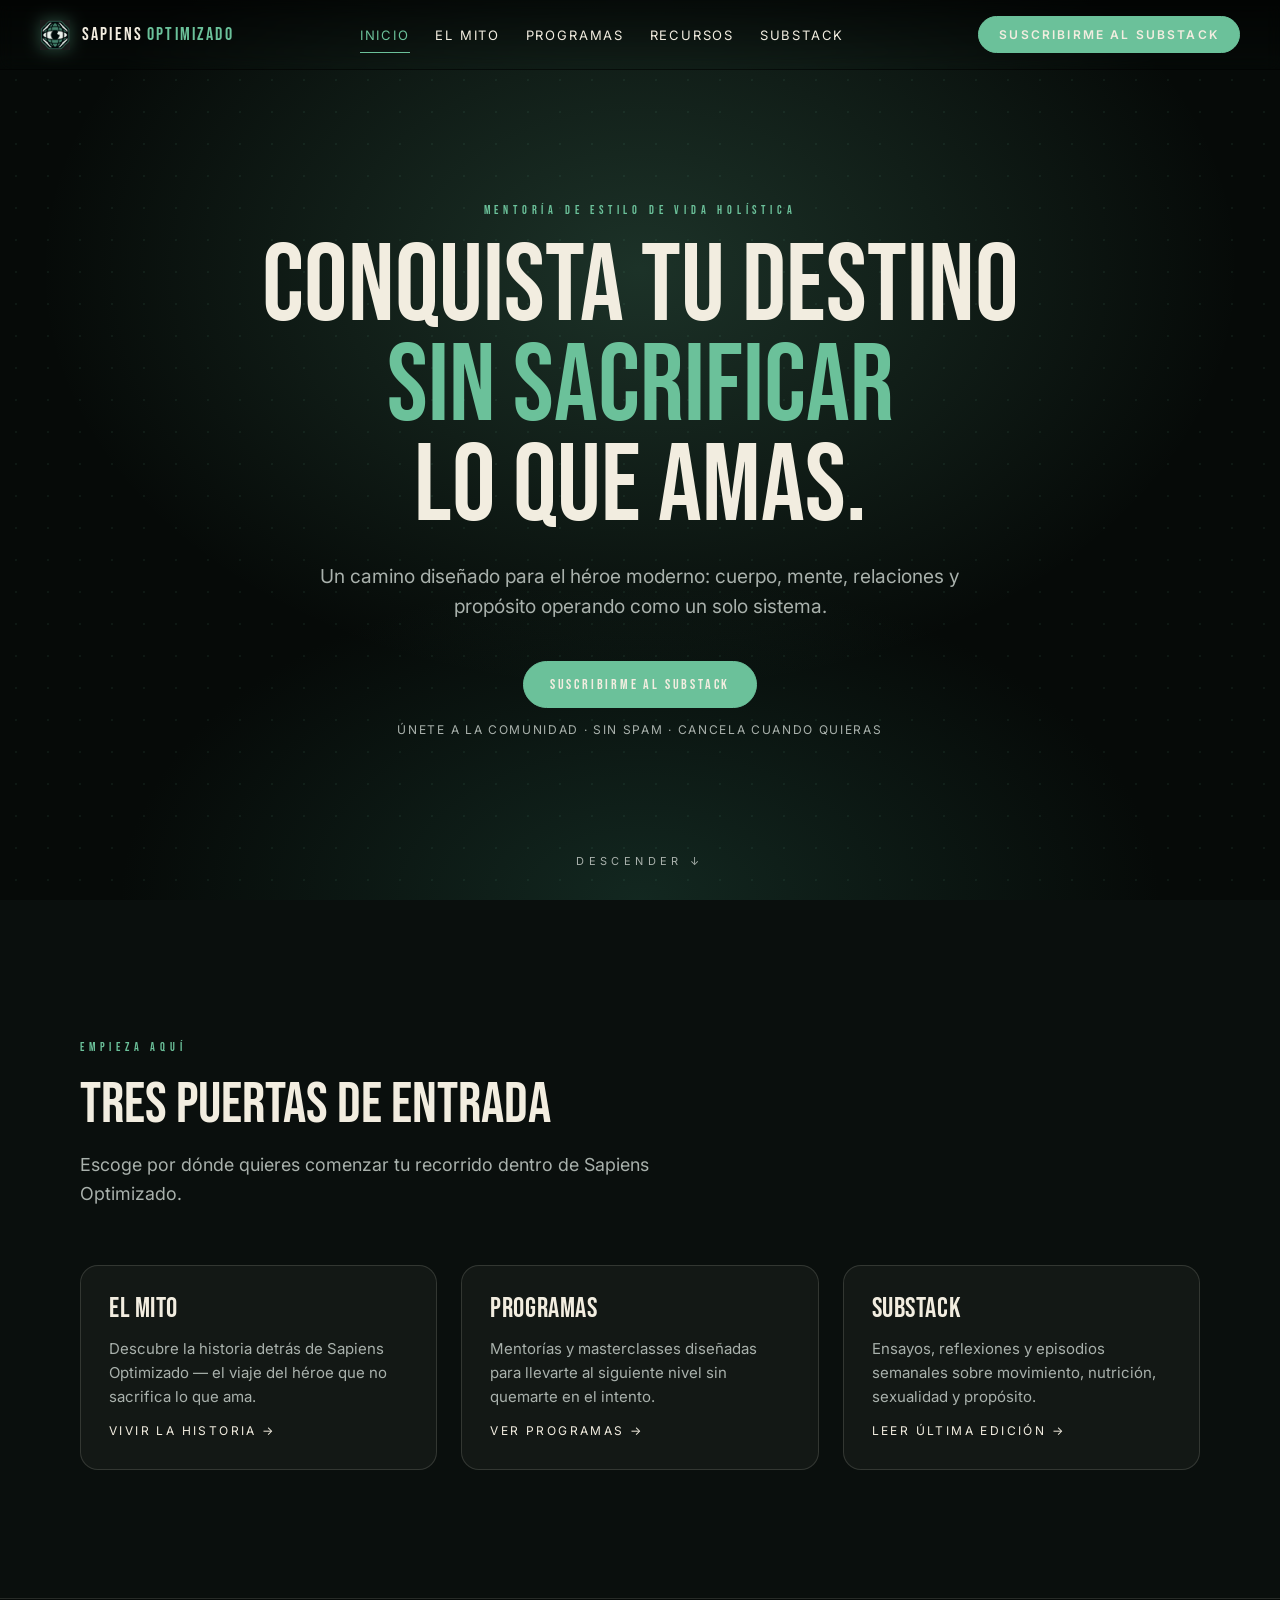
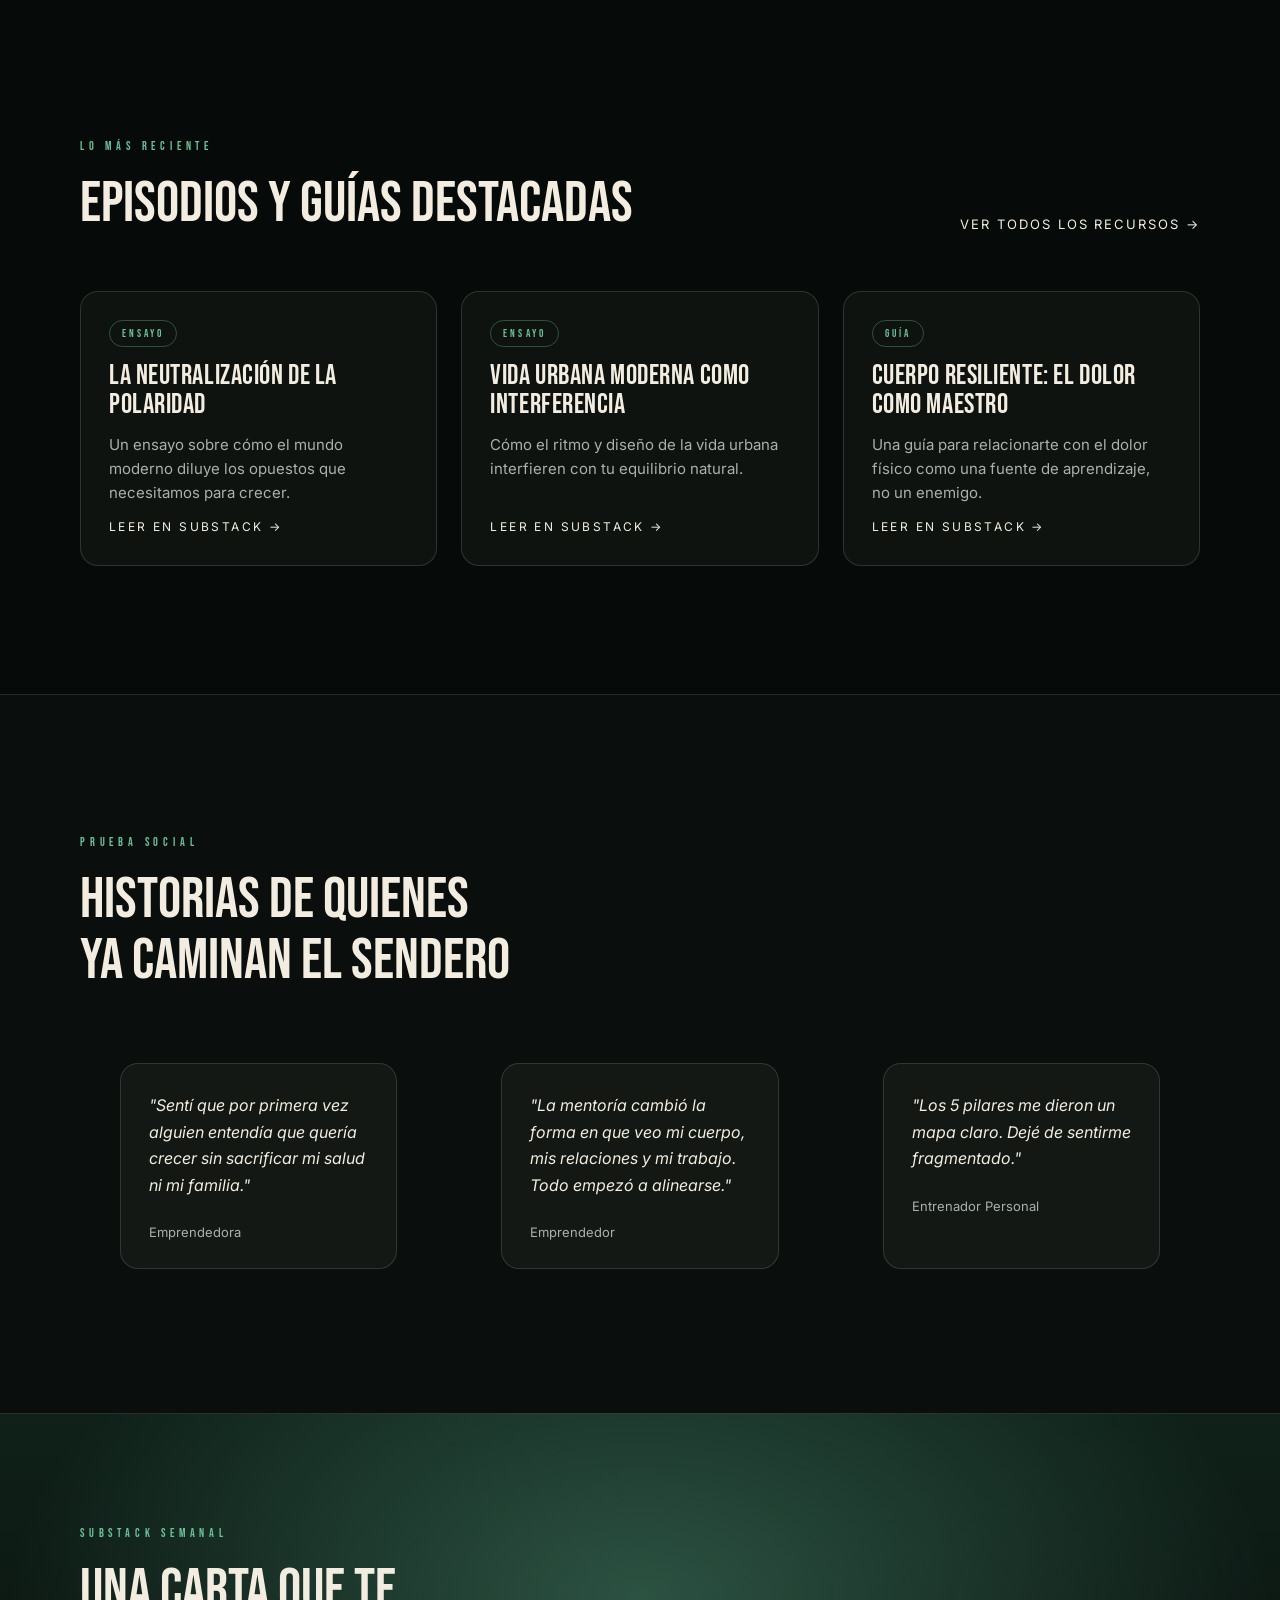
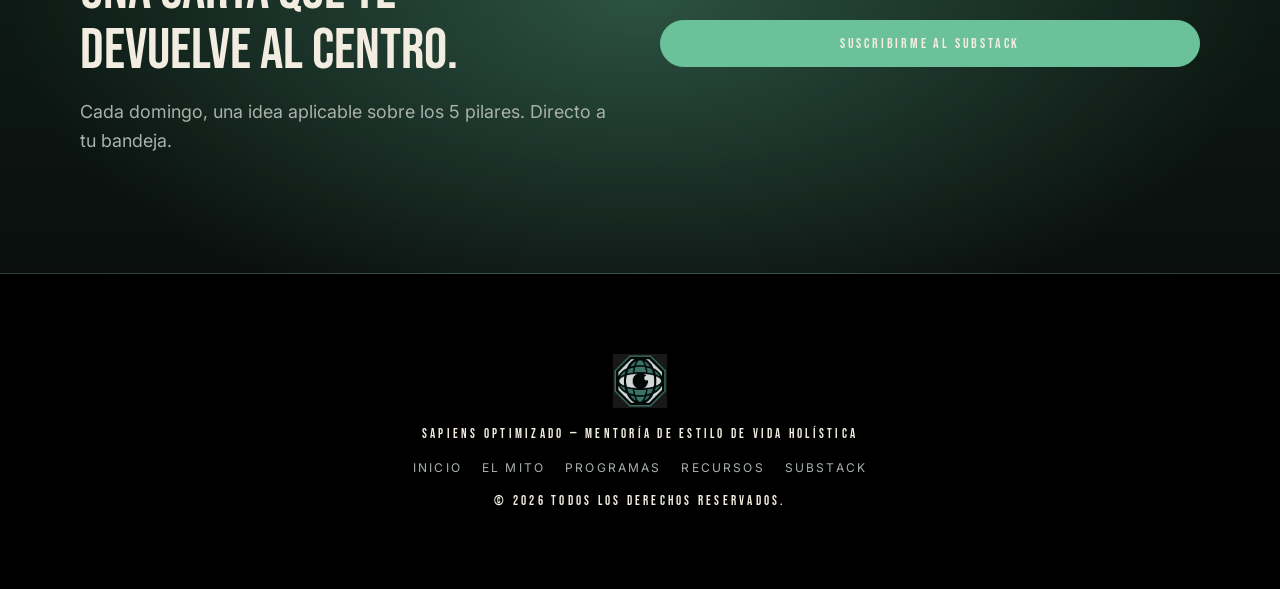
<file: public/site/inicio/index.html>
<!doctype html>
<html lang="es">
<head>
  <meta charset="utf-8" />
  <meta name="viewport" content="width=device-width, initial-scale=1" />
  <title>Sapiens Optimizado — Mentoría de Estilo de Vida Holística</title>
  <meta name="description" content="Encuentra el equilibrio para que aquello que amas no sea sacrificado en el camino hacia tu destino. Mentoría, programas y recursos para vivir optimizado." />
  <meta property="og:title" content="Sapiens Optimizado" />
  <meta property="og:description" content="Mentoría de Estilo de Vida Holística." />
  <meta property="og:type" content="website" />
  <meta name="twitter:card" content="summary_large_image" />
  <link rel="preconnect" href="https://fonts.googleapis.com" />
  <link rel="preconnect" href="https://fonts.gstatic.com" crossorigin />
  <link rel="stylesheet" href="https://fonts.googleapis.com/css2?family=Bebas+Neue&family=Inter:wght@300;400;500;600&display=swap" />
  <link rel="icon" href="../img/eye-logo.png" type="image/png" />
  <link rel="stylesheet" href="../so-pages.css" />
</head>
<body class="so-page">

<header class="so-nav">
  <a class="so-nav__brand" href="./">
    <img src="../img/eye-logo.png" alt="" />
    <span>SAPIENS<em>OPTIMIZADO</em></span>
  </a>
  <nav class="so-nav__links">
    <a href="./" class="so-nav__link is-active">Inicio</a>
    <a href="../" class="so-nav__link">El Mito</a>
    <a href="../programas/" class="so-nav__link">Programas</a>
    <a href="../recursos/" class="so-nav__link">Recursos</a>
    <a href="../substack/" class="so-nav__link">Substack</a>
  </nav>
  <a class="so-nav__cta" href="https://sapiensoptimizado.substack.com/subscribe" target="_blank" rel="noreferrer">Suscribirme al Substack</a>
  <button class="so-nav__burger" aria-label="Menú" aria-expanded="false">
    <span></span><span></span><span></span>
  </button>
</header>

<section class="so-hero">
  <div class="so-hero__bg"></div>
  <div class="so-hero__inner">
    <p class="so-eyebrow">Mentoría de Estilo de Vida Holística</p>
    <h1 class="so-hero__title">Conquista tu destino <em>sin sacrificar</em> lo que amas.</h1>
    <p class="so-hero__sub">
      Un camino diseñado para el héroe moderno: cuerpo, mente, relaciones
      y propósito operando como un solo sistema.
    </p>
    <div class="so-hero__form">
      <a class="so-btn" href="https://sapiensoptimizado.substack.com/subscribe" target="_blank" rel="noreferrer">Suscribirme al Substack</a>
      <p class="so-hero__hint">Únete a la comunidad · Sin spam · Cancela cuando quieras</p>
    </div>
  </div>
  <div class="so-hero__scroll">Descender ↓</div>
</section>

<section class="so-section">
  <div class="so-container">
    <div class="so-section__head">
      <p class="so-eyebrow">Empieza aquí</p>
      <h2 class="so-h2">Tres puertas de entrada</h2>
      <p class="so-lede">Escoge por dónde quieres comenzar tu recorrido dentro de Sapiens Optimizado.</p>
    </div>
    <div class="so-grid so-grid--3">
      <article class="so-card">
        <h3>El Mito</h3>
        <p>Descubre la historia detrás de Sapiens Optimizado — el viaje del héroe que no sacrifica lo que ama.</p>
        <a href="../" class="so-card__link">Vivir la historia →</a>
      </article>
      <article class="so-card">
        <h3>Programas</h3>
        <p>Mentorías y masterclasses diseñadas para llevarte al siguiente nivel sin quemarte en el intento.</p>
        <a href="../programas/" class="so-card__link">Ver programas →</a>
      </article>
      <article class="so-card">
        <h3>Substack</h3>
        <p>Ensayos, reflexiones y episodios semanales sobre movimiento, nutrición, sexualidad y propósito.</p>
        <a href="../substack/" class="so-card__link">Leer última edición →</a>
      </article>
    </div>
  </div>
</section>

<section class="so-section so-section--alt">
  <div class="so-container">
    <div class="so-section__head so-section__head--split">
      <div>
        <p class="so-eyebrow">Lo más reciente</p>
        <h2 class="so-h2">Episodios y guías destacadas</h2>
      </div>
      <a href="../recursos/" class="so-link">Ver todos los recursos →</a>
    </div>
    <div class="so-grid so-grid--3">
      <article class="so-feature">
        <span class="so-feature__tag">Ensayo</span>
        <h3>La neutralización de la polaridad</h3>
        <p>Un ensayo sobre cómo el mundo moderno diluye los opuestos que necesitamos para crecer.</p>
        <a href="https://sapiensoptimizado.substack.com/p/la-neutralizacion-de-la-polaridad" target="_blank" rel="noreferrer" class="so-card__link">Leer en Substack →</a>
      </article>
      <article class="so-feature">
        <span class="so-feature__tag">Ensayo</span>
        <h3>Vida urbana moderna como interferencia</h3>
        <p>Cómo el ritmo y diseño de la vida urbana interfieren con tu equilibrio natural.</p>
        <a href="https://sapiensoptimizado.substack.com/p/vida-urbana-moderna-como-interferencia" target="_blank" rel="noreferrer" class="so-card__link">Leer en Substack →</a>
      </article>
      <article class="so-feature">
        <span class="so-feature__tag">Guía</span>
        <h3>Cuerpo resiliente: el dolor como maestro</h3>
        <p>Una guía para relacionarte con el dolor físico como una fuente de aprendizaje, no un enemigo.</p>
        <a href="https://sapiensoptimizado.substack.com/p/cuerpo-resiliente-el-dolor-como-maestro" target="_blank" rel="noreferrer" class="so-card__link">Leer en Substack →</a>
      </article>
    </div>
  </div>
</section>

<section class="so-section">
  <div class="so-container">
    <div class="so-section__head">
      <p class="so-eyebrow">Prueba social</p>
      <h2 class="so-h2">Historias de quienes ya caminan el sendero</h2>
    </div>
    <div class="so-grid so-grid--3">
      <blockquote class="so-quote">
        <p>"Sentí que por primera vez alguien entendía que quería crecer sin sacrificar mi salud ni mi familia."</p>
        <footer>
          <span>Emprendedora</span>
        </footer>
      </blockquote>
      <blockquote class="so-quote">
        <p>"La mentoría cambió la forma en que veo mi cuerpo, mis relaciones y mi trabajo. Todo empezó a alinearse."</p>
        <footer>
          <span>Emprendedor</span>
        </footer>
      </blockquote>
      <blockquote class="so-quote">
        <p>"Los 5 pilares me dieron un mapa claro. Dejé de sentirme fragmentado."</p>
        <footer>
          <span>Entrenador Personal</span>
        </footer>
      </blockquote>
    </div>
  </div>
</section>

<section class="so-cta-band">
  <div class="so-container so-cta-band__inner">
    <div>
      <p class="so-eyebrow">Substack semanal</p>
      <h2 class="so-h2">Una carta que te devuelve al centro.</h2>
      <p class="so-lede">Cada domingo, una idea aplicable sobre los 5 pilares. Directo a tu bandeja.</p>
    </div>
    <a class="so-btn" href="https://sapiensoptimizado.substack.com/subscribe" target="_blank" rel="noreferrer">Suscribirme al Substack</a>
  </div>
</section>

<footer class="so-footer">
  <div class="so-footer__inner">
    <img src="../img/eye-logo.png" alt="Sapiens Optimizado" />
    <p>SAPIENS OPTIMIZADO — Mentoría de Estilo de Vida Holística</p>
    <nav class="so-footer__nav">
      <a href="./">Inicio</a>
      <a href="../">El Mito</a>
      <a href="../programas/">Programas</a>
      <a href="../recursos/">Recursos</a>
      <a href="../substack/">Substack</a>
    </nav>
    <p class="so-footer__muted">© <span id="year"></span> Todos los derechos reservados.</p>
  </div>
</footer>

<script src="../so-pages.js"></script>
</body>
</html>
</file>
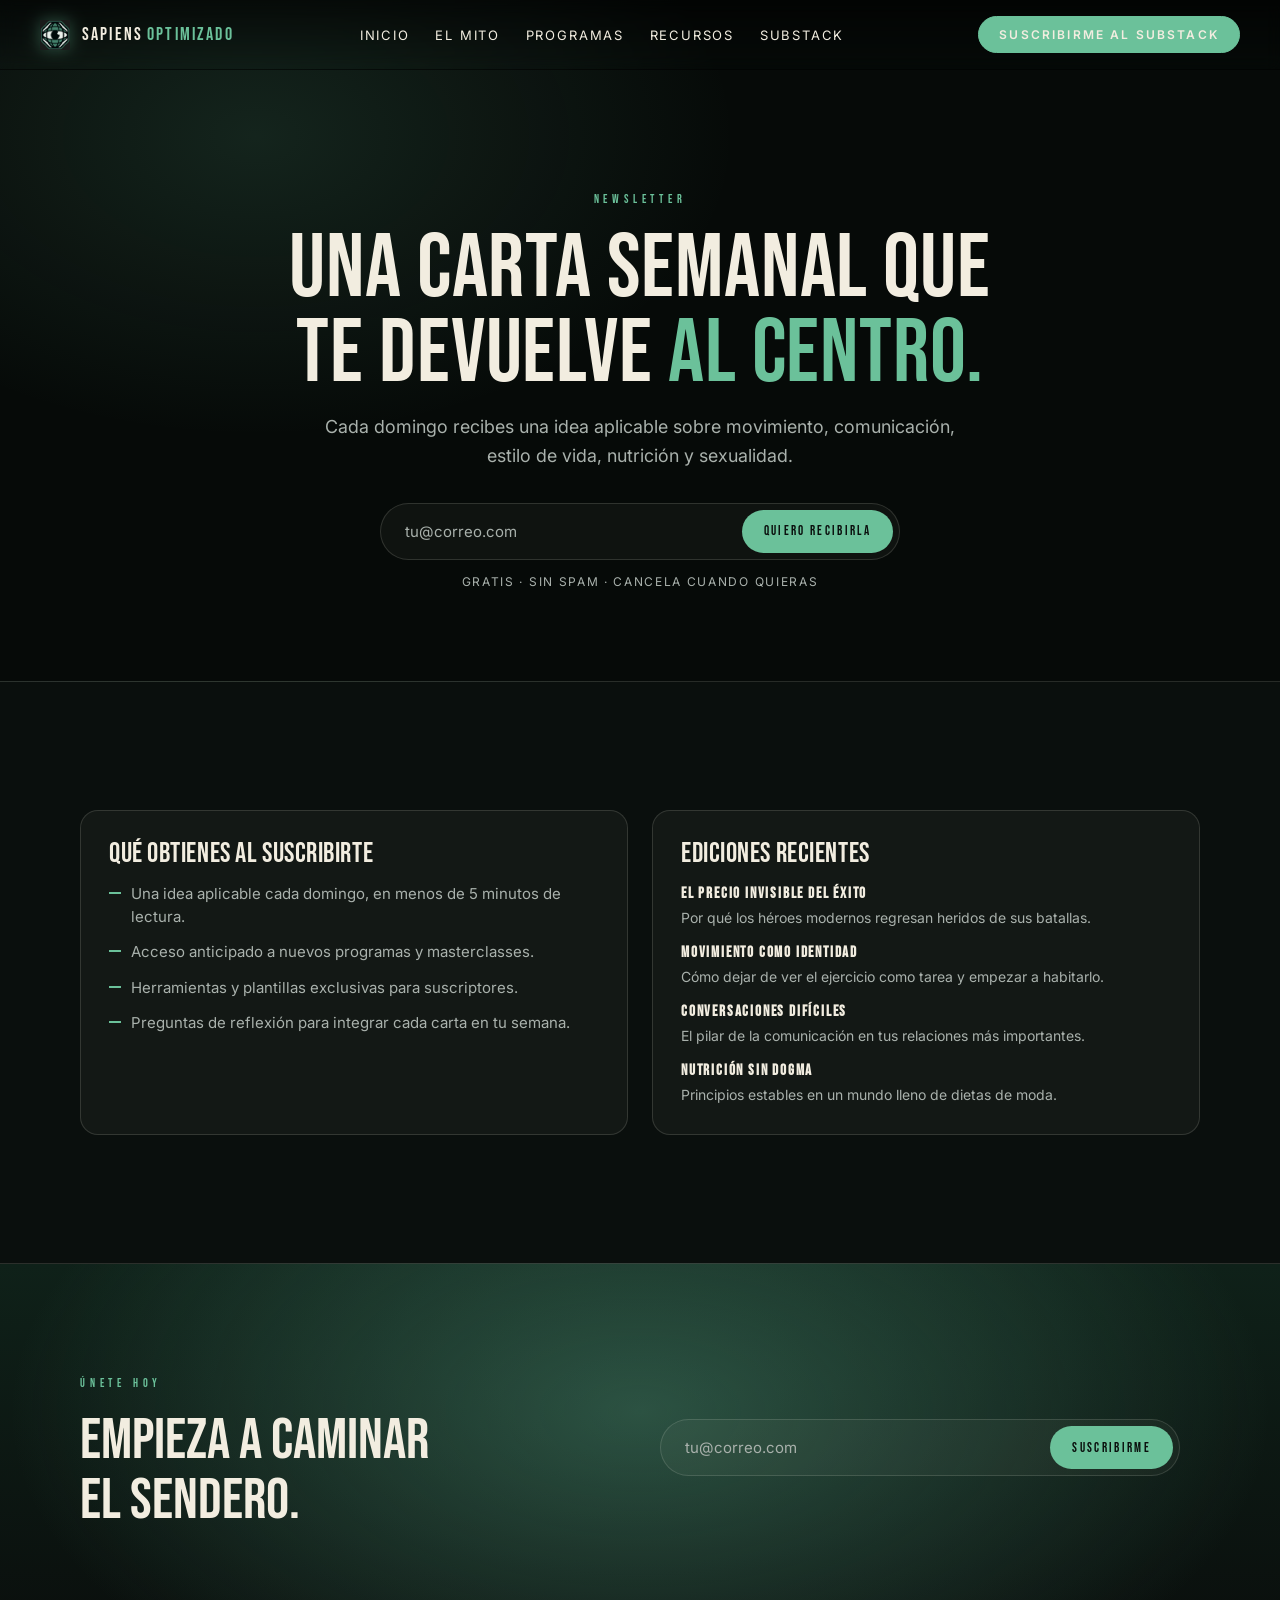
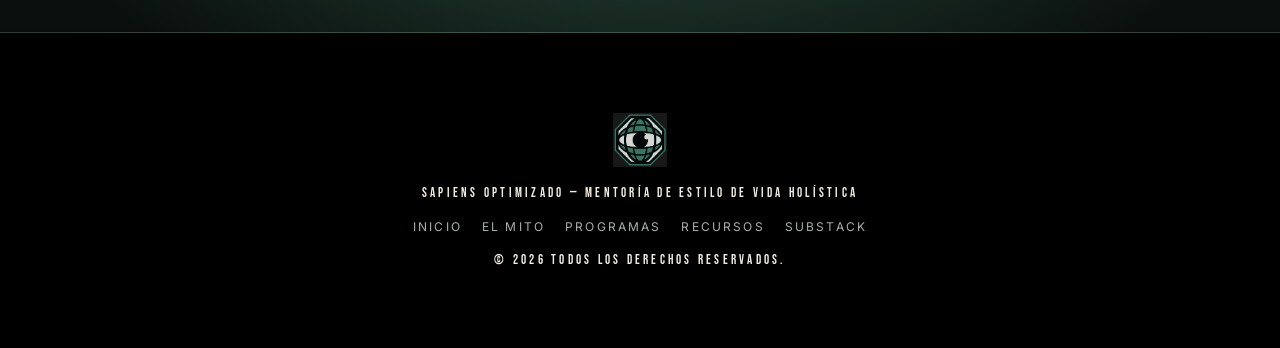
<file: public/site/newsletter/index.html>
<!doctype html>
<html lang="es">
<head>
  <meta charset="utf-8" />
  <meta name="viewport" content="width=device-width, initial-scale=1" />
  <title>Newsletter — Sapiens Optimizado</title>
  <meta name="description" content="Recibe una carta semanal sobre estilo de vida holístico. Ideas aplicables sobre los 5 pilares del Sapiens Optimizado." />
  <meta property="og:title" content="Newsletter — Sapiens Optimizado" />
  <meta property="og:description" content="Una carta semanal que te devuelve al centro." />
  <meta property="og:type" content="website" />
  <meta name="twitter:card" content="summary_large_image" />
  <link rel="preconnect" href="https://fonts.googleapis.com" />
  <link rel="preconnect" href="https://fonts.gstatic.com" crossorigin />
  <link rel="stylesheet" href="https://fonts.googleapis.com/css2?family=Bebas+Neue&family=Inter:wght@300;400;500;600&display=swap" />
  <link rel="icon" href="../img/eye-logo.png" type="image/png" />
  <link rel="stylesheet" href="../so-pages.css" />
</head>
<body class="so-page">

<header class="so-nav">
  <a class="so-nav__brand" href="../">
    <img src="../img/eye-logo.png" alt="" />
    <span>SAPIENS<em>OPTIMIZADO</em></span>
  </a>
  <nav class="so-nav__links">
    <a href="../inicio/" class="so-nav__link">Inicio</a>
    <a href="../" class="so-nav__link">El Mito</a>
    <a href="../programas/" class="so-nav__link">Programas</a>
    <a href="../recursos/" class="so-nav__link">Recursos</a>
    <a href="../substack/" class="so-nav__link">Substack</a>
  </nav>
  <a class="so-nav__cta" href="https://sapiensoptimizado.substack.com/subscribe" target="_blank" rel="noreferrer">Suscribirme al Substack</a>
  <button class="so-nav__burger" aria-label="Menú" aria-expanded="false">
    <span></span><span></span><span></span>
  </button>
</header>

<section class="so-pageHero so-pageHero--center">
  <div class="so-container">
    <p class="so-eyebrow">Newsletter</p>
    <h1 class="so-h1">Una carta semanal que te devuelve <em>al centro.</em></h1>
    <p class="so-lede">
      Cada domingo recibes una idea aplicable sobre movimiento, comunicación,
      estilo de vida, nutrición y sexualidad.
    </p>
    <div class="so-hero__form">
      <form class="so-form so-form--primary">
        <input type="email" required placeholder="tu@correo.com" aria-label="Correo electrónico" />
        <button type="submit">Quiero recibirla</button>
      </form>
      <p class="so-hero__hint">Gratis · Sin spam · Cancela cuando quieras</p>
    </div>
  </div>
</section>

<section class="so-section">
  <div class="so-container so-grid so-grid--2">
    <article class="so-card">
      <h3>Qué obtienes al suscribirte</h3>
      <ul class="so-list">
        <li>Una idea aplicable cada domingo, en menos de 5 minutos de lectura.</li>
        <li>Acceso anticipado a nuevos programas y masterclasses.</li>
        <li>Herramientas y plantillas exclusivas para suscriptores.</li>
        <li>Preguntas de reflexión para integrar cada carta en tu semana.</li>
      </ul>
    </article>
    <article class="so-card">
      <h3>Ediciones recientes</h3>
      <ul class="so-list so-list--plain">
        <li><strong>El precio invisible del éxito</strong><span>Por qué los héroes modernos regresan heridos de sus batallas.</span></li>
        <li><strong>Movimiento como identidad</strong><span>Cómo dejar de ver el ejercicio como tarea y empezar a habitarlo.</span></li>
        <li><strong>Conversaciones difíciles</strong><span>El pilar de la comunicación en tus relaciones más importantes.</span></li>
        <li><strong>Nutrición sin dogma</strong><span>Principios estables en un mundo lleno de dietas de moda.</span></li>
      </ul>
    </article>
  </div>
</section>

<section class="so-cta-band">
  <div class="so-container so-cta-band__inner">
    <div>
      <p class="so-eyebrow">Únete hoy</p>
      <h2 class="so-h2">Empieza a caminar el sendero.</h2>
    </div>
    <form class="so-form so-form--inline">
      <input type="email" required placeholder="tu@correo.com" aria-label="Correo electrónico" />
      <button type="submit">Suscribirme</button>
    </form>
  </div>
</section>

<footer class="so-footer">
  <div class="so-footer__inner">
    <img src="../img/eye-logo.png" alt="Sapiens Optimizado" />
    <p>SAPIENS OPTIMIZADO — Mentoría de Estilo de Vida Holística</p>
    <nav class="so-footer__nav">
      <a href="../inicio/">Inicio</a>
      <a href="../">El Mito</a>
      <a href="../programas/">Programas</a>
      <a href="../recursos/">Recursos</a>
      <a href="../substack/">Substack</a>
    </nav>
    <p class="so-footer__muted">© <span id="year"></span> Todos los derechos reservados.</p>
  </div>
</footer>

<script src="../so-pages.js"></script>
</body>
</html>
</file>
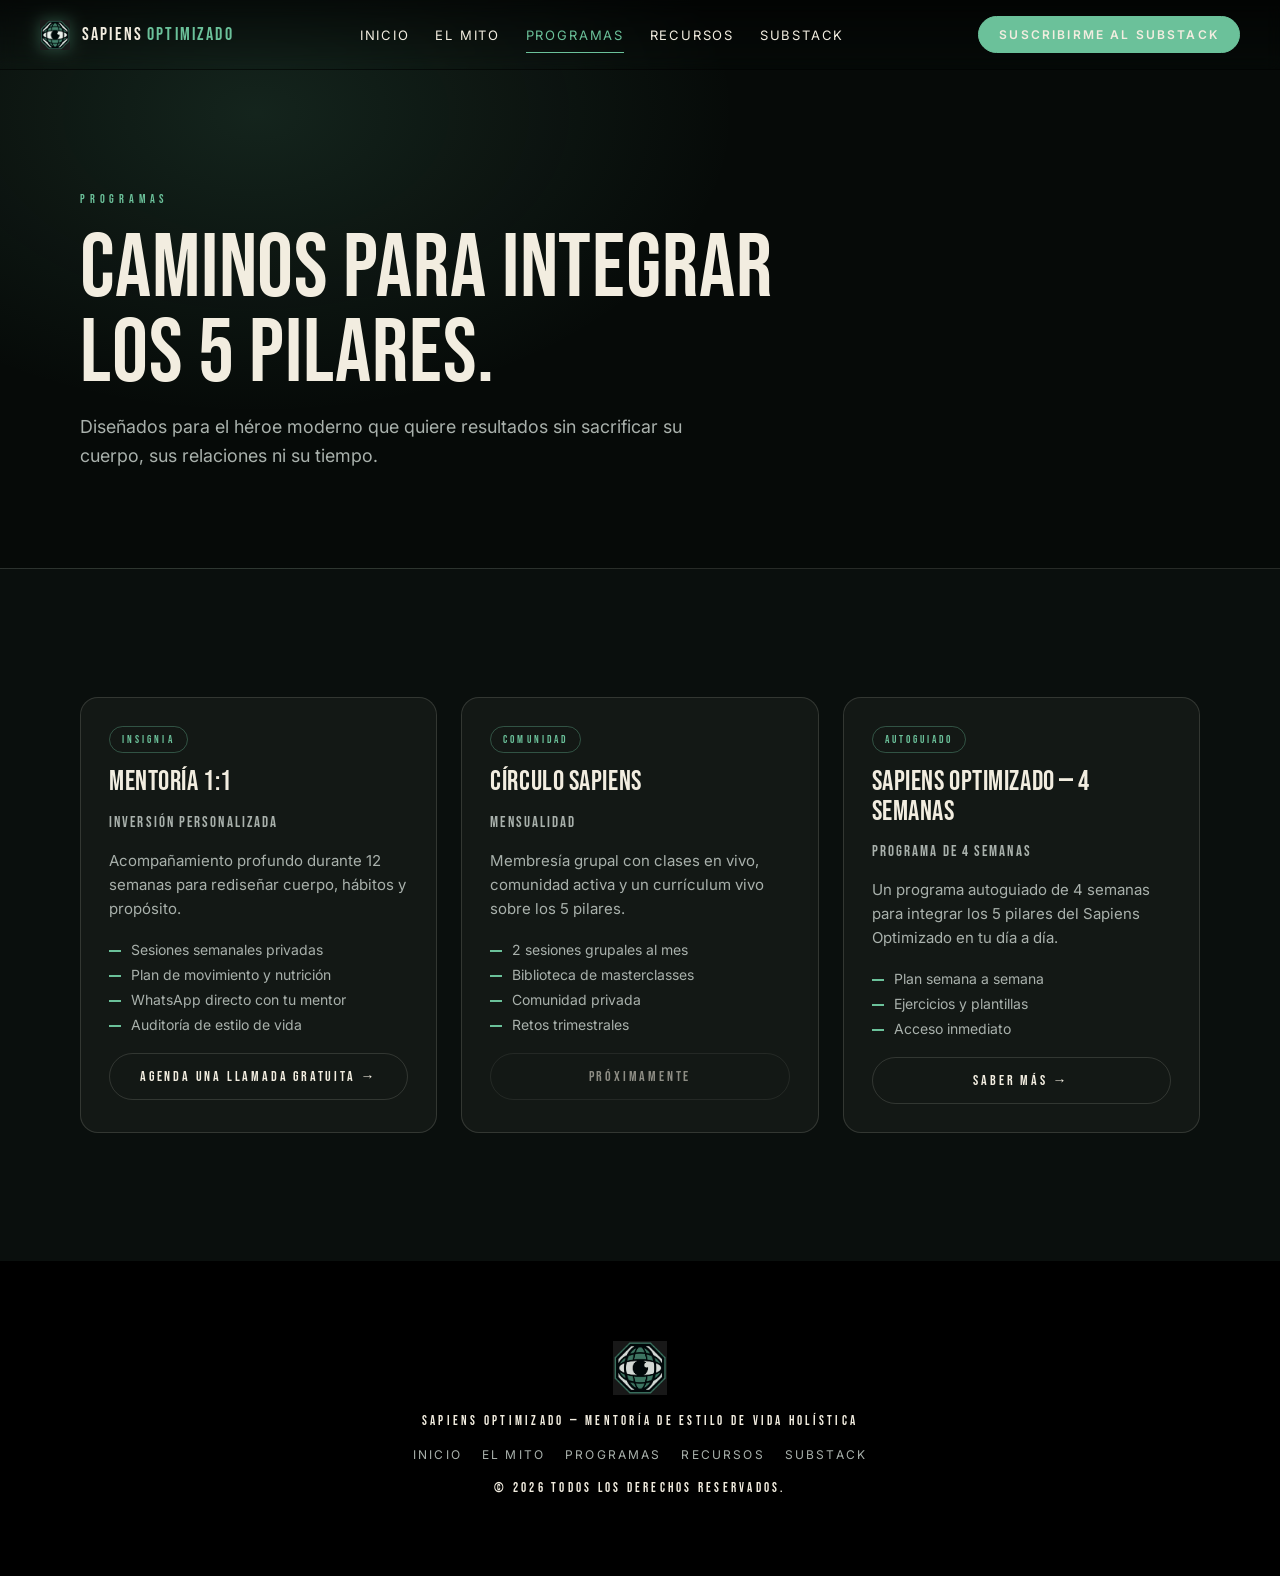
<file: public/site/programas/index.html>
<!doctype html>
<html lang="es">
<head>
  <meta charset="utf-8" />
  <meta name="viewport" content="width=device-width, initial-scale=1" />
  <title>Programas — Sapiens Optimizado</title>
  <meta name="description" content="Mentorías, masterclasses y cursos digitales para integrar los 5 pilares del Sapiens Optimizado en tu vida." />
  <meta property="og:title" content="Programas — Sapiens Optimizado" />
  <meta property="og:description" content="Mentorías y masterclasses de estilo de vida holístico." />
  <meta property="og:type" content="website" />
  <meta name="twitter:card" content="summary_large_image" />
  <link rel="preconnect" href="https://fonts.googleapis.com" />
  <link rel="preconnect" href="https://fonts.gstatic.com" crossorigin />
  <link rel="stylesheet" href="https://fonts.googleapis.com/css2?family=Bebas+Neue&family=Inter:wght@300;400;500;600&display=swap" />
  <link rel="icon" href="../img/eye-logo.png" type="image/png" />
  <link rel="stylesheet" href="../so-pages.css" />
</head>
<body class="so-page">

<header class="so-nav">
  <a class="so-nav__brand" href="../">
    <img src="../img/eye-logo.png" alt="" />
    <span>SAPIENS<em>OPTIMIZADO</em></span>
  </a>
  <nav class="so-nav__links">
    <a href="../inicio/" class="so-nav__link">Inicio</a>
    <a href="../" class="so-nav__link">El Mito</a>
    <a href="../programas/" class="so-nav__link is-active">Programas</a>
    <a href="../recursos/" class="so-nav__link">Recursos</a>
    <a href="../substack/" class="so-nav__link">Substack</a>
  </nav>
  <a class="so-nav__cta" href="https://sapiensoptimizado.substack.com/subscribe" target="_blank" rel="noreferrer">Suscribirme al Substack</a>
  <button class="so-nav__burger" aria-label="Menú" aria-expanded="false">
    <span></span><span></span><span></span>
  </button>
</header>

<section class="so-pageHero">
  <div class="so-container">
    <p class="so-eyebrow">Programas</p>
    <h1 class="so-h1">Caminos para integrar los 5 pilares.</h1>
    <p class="so-lede">Diseñados para el héroe moderno que quiere resultados sin sacrificar su cuerpo, sus relaciones ni su tiempo.</p>
  </div>
</section>

<section class="so-section">
  <div class="so-container">
    <div class="so-grid so-grid--3">
      <article class="so-program">
        <span class="so-feature__tag">Insignia</span>
        <h3>Mentoría 1:1</h3>
        <p class="so-program__price">Inversión personalizada</p>
        <p>Acompañamiento profundo durante 12 semanas para rediseñar cuerpo, hábitos y propósito.</p>
        <ul>
          <li>Sesiones semanales privadas</li>
          <li>Plan de movimiento y nutrición</li>
          <li>WhatsApp directo con tu mentor</li>
          <li>Auditoría de estilo de vida</li>
        </ul>
        <a href="https://calendar.notion.so/meet/damen1105/entrenamiento-en-linea" target="_blank" rel="noreferrer" class="so-btn so-btn--ghost">Agenda una llamada gratuita →</a>
      </article>
      <article class="so-program">
        <span class="so-feature__tag">Comunidad</span>
        <h3>Círculo Sapiens</h3>
        <p class="so-program__price">Mensualidad</p>
        <p>Membresía grupal con clases en vivo, comunidad activa y un currículum vivo sobre los 5 pilares.</p>
        <ul>
          <li>2 sesiones grupales al mes</li>
          <li>Biblioteca de masterclasses</li>
          <li>Comunidad privada</li>
          <li>Retos trimestrales</li>
        </ul>
        <button type="button" class="so-btn so-btn--ghost" disabled>Próximamente</button>
      </article>
      <article class="so-program">
        <span class="so-feature__tag">Autoguiado</span>
        <h3>Sapiens Optimizado — 4 Semanas</h3>
        <p class="so-program__price">Programa de 4 semanas</p>
        <p>Un programa autoguiado de 4 semanas para integrar los 5 pilares del Sapiens Optimizado en tu día a día.</p>
        <ul>
          <li>Plan semana a semana</li>
          <li>Ejercicios y plantillas</li>
          <li>Acceso inmediato</li>
        </ul>
        <a href="https://sapiens-optimizado.notion.site/SAPIENS-OPTIMIZADO-36a1f9e4e1ba80348c82cb4f2a65bc5c" target="_blank" rel="noreferrer" class="so-btn so-btn--ghost">Saber más →</a>
      </article>
    </div>
  </div>
</section>

<footer class="so-footer" id="contacto">
  <div class="so-footer__inner">
    <img src="../img/eye-logo.png" alt="Sapiens Optimizado" />
    <p>SAPIENS OPTIMIZADO — Mentoría de Estilo de Vida Holística</p>
    <nav class="so-footer__nav">
      <a href="../inicio/">Inicio</a>
      <a href="../">El Mito</a>
      <a href="../programas/">Programas</a>
      <a href="../recursos/">Recursos</a>
      <a href="../substack/">Substack</a>
    </nav>
    <p class="so-footer__muted">© <span id="year"></span> Todos los derechos reservados.</p>
  </div>
</footer>

<script src="../so-pages.js"></script>
</body>
</html>
</file>
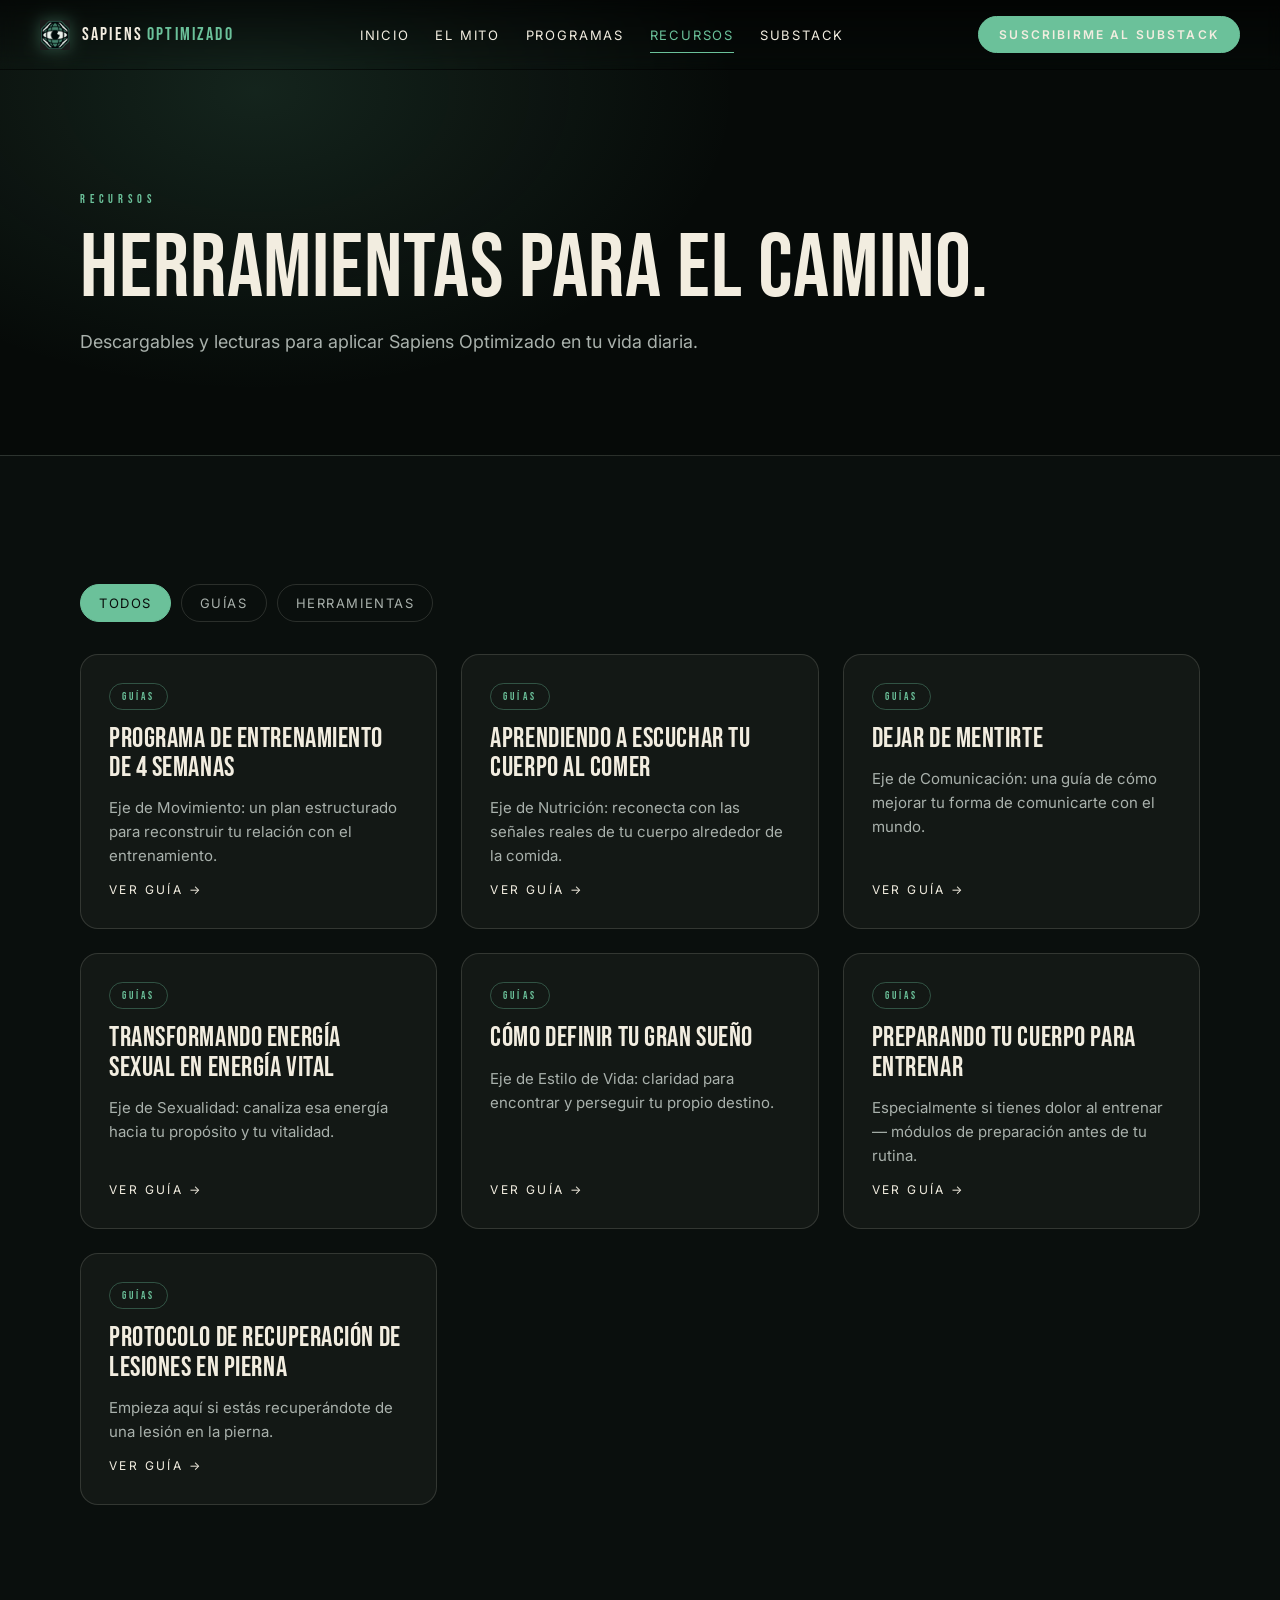
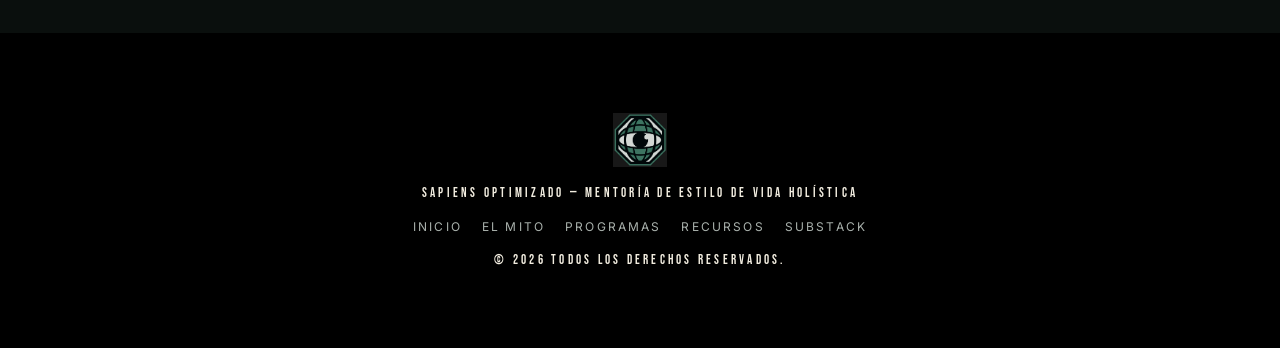
<file: public/site/recursos/index.html>
<!doctype html>
<html lang="es">
<head>
  <meta charset="utf-8" />
  <meta name="viewport" content="width=device-width, initial-scale=1" />
  <title>Recursos — Sapiens Optimizado</title>
  <meta name="description" content="Guías descargables, herramientas y lecturas recomendadas para integrar el estilo de vida Sapiens Optimizado." />
  <meta property="og:title" content="Recursos — Sapiens Optimizado" />
  <meta property="og:description" content="Guías, herramientas y lecturas recomendadas." />
  <meta property="og:type" content="website" />
  <meta name="twitter:card" content="summary_large_image" />
  <link rel="preconnect" href="https://fonts.googleapis.com" />
  <link rel="preconnect" href="https://fonts.gstatic.com" crossorigin />
  <link rel="stylesheet" href="https://fonts.googleapis.com/css2?family=Bebas+Neue&family=Inter:wght@300;400;500;600&display=swap" />
  <link rel="icon" href="../img/eye-logo.png" type="image/png" />
  <link rel="stylesheet" href="../so-pages.css" />
</head>
<body class="so-page">

<header class="so-nav">
  <a class="so-nav__brand" href="../">
    <img src="../img/eye-logo.png" alt="" />
    <span>SAPIENS<em>OPTIMIZADO</em></span>
  </a>
  <nav class="so-nav__links">
    <a href="../inicio/" class="so-nav__link">Inicio</a>
    <a href="../" class="so-nav__link">El Mito</a>
    <a href="../programas/" class="so-nav__link">Programas</a>
    <a href="../recursos/" class="so-nav__link is-active">Recursos</a>
    <a href="../substack/" class="so-nav__link">Substack</a>
  </nav>
  <a class="so-nav__cta" href="https://sapiensoptimizado.substack.com/subscribe" target="_blank" rel="noreferrer">Suscribirme al Substack</a>
  <button class="so-nav__burger" aria-label="Menú" aria-expanded="false">
    <span></span><span></span><span></span>
  </button>
</header>

<section class="so-pageHero">
  <div class="so-container">
    <p class="so-eyebrow">Recursos</p>
    <h1 class="so-h1">Herramientas para el camino.</h1>
    <p class="so-lede">Descargables y lecturas para aplicar Sapiens Optimizado en tu vida diaria.</p>
  </div>
</section>

<section class="so-section">
  <div class="so-container">
    <div class="so-filters">
      <button class="so-chip is-active" data-filter-value="Todos">Todos</button>
      <button class="so-chip" data-filter-value="Guías">Guías</button>
      <button class="so-chip" data-filter-value="Herramientas">Herramientas</button>
    </div>
    <div class="so-grid so-grid--3">
      <article class="so-card" data-filter="Guías">
        <span class="so-feature__tag">Guías</span>
        <h3>Programa de entrenamiento de 4 semanas</h3>
        <p>Eje de Movimiento: un plan estructurado para reconstruir tu relación con el entrenamiento.</p>
        <a href="https://sapiens-optimizado.notion.site/Eje-de-Movimiento-36f1f9e4e1ba80e2808bd531210c98f8" target="_blank" rel="noreferrer" class="so-card__link">Ver guía →</a>
      </article>
      <article class="so-card" data-filter="Guías">
        <span class="so-feature__tag">Guías</span>
        <h3>Aprendiendo a escuchar tu cuerpo al comer</h3>
        <p>Eje de Nutrición: reconecta con las señales reales de tu cuerpo alrededor de la comida.</p>
        <a href="https://sapiens-optimizado.notion.site/Eje-de-Nutrici-n-36f1f9e4e1ba80409b1fdd65812b45ee" target="_blank" rel="noreferrer" class="so-card__link">Ver guía →</a>
      </article>
      <article class="so-card" data-filter="Guías">
        <span class="so-feature__tag">Guías</span>
        <h3>Dejar de Mentirte</h3>
        <p>Eje de Comunicación: una guía de cómo mejorar tu forma de comunicarte con el mundo.</p>
        <a href="https://sapiens-optimizado.notion.site/Eje-de-Comunicaci-n-36f1f9e4e1ba8007bfd5f5744a48ae15" target="_blank" rel="noreferrer" class="so-card__link">Ver guía →</a>
      </article>
      <article class="so-card" data-filter="Guías">
        <span class="so-feature__tag">Guías</span>
        <h3>Transformando Energía Sexual en Energía Vital</h3>
        <p>Eje de Sexualidad: canaliza esa energía hacia tu propósito y tu vitalidad.</p>
        <a href="https://sapiens-optimizado.notion.site/Eje-de-Sexualidad-36f1f9e4e1ba80f29848f94a85b94c23" target="_blank" rel="noreferrer" class="so-card__link">Ver guía →</a>
      </article>
      <article class="so-card" data-filter="Guías">
        <span class="so-feature__tag">Guías</span>
        <h3>Cómo definir tu Gran Sueño</h3>
        <p>Eje de Estilo de Vida: claridad para encontrar y perseguir tu propio destino.</p>
        <a href="https://sapiens-optimizado.notion.site/Eje-de-Estilo-de-Vida-36f1f9e4e1ba8011ae4fc3e89b6a5daa" target="_blank" rel="noreferrer" class="so-card__link">Ver guía →</a>
      </article>
      <article class="so-card" data-filter="Guías">
        <span class="so-feature__tag">Guías</span>
        <h3>Preparando tu Cuerpo para Entrenar</h3>
        <p>Especialmente si tienes dolor al entrenar — módulos de preparación antes de tu rutina.</p>
        <a href="https://sapiens-optimizado.notion.site/M-dulos-de-Preparaci-n-3b01f9e4e1ba80c389e3f0bf4c53c990" target="_blank" rel="noreferrer" class="so-card__link">Ver guía →</a>
      </article>
      <article class="so-card" data-filter="Guías">
        <span class="so-feature__tag">Guías</span>
        <h3>Protocolo de Recuperación de Lesiones en Pierna</h3>
        <p>Empieza aquí si estás recuperándote de una lesión en la pierna.</p>
        <a href="https://sapiens-optimizado.notion.site/Protocolo-Recuperaci-n-en-Piernas-Inicia-Aqu-3bb1f9e4e1ba80e19e74f7c66cfe58c8" target="_blank" rel="noreferrer" class="so-card__link">Ver guía →</a>
      </article>
    </div>
  </div>
</section>

<footer class="so-footer">
  <div class="so-footer__inner">
    <img src="../img/eye-logo.png" alt="Sapiens Optimizado" />
    <p>SAPIENS OPTIMIZADO — Mentoría de Estilo de Vida Holística</p>
    <nav class="so-footer__nav">
      <a href="../inicio/">Inicio</a>
      <a href="../">El Mito</a>
      <a href="../programas/">Programas</a>
      <a href="../recursos/">Recursos</a>
      <a href="../substack/">Substack</a>
    </nav>
    <p class="so-footer__muted">© <span id="year"></span> Todos los derechos reservados.</p>
  </div>
</footer>

<script src="../so-pages.js"></script>
</body>
</html>
</file>
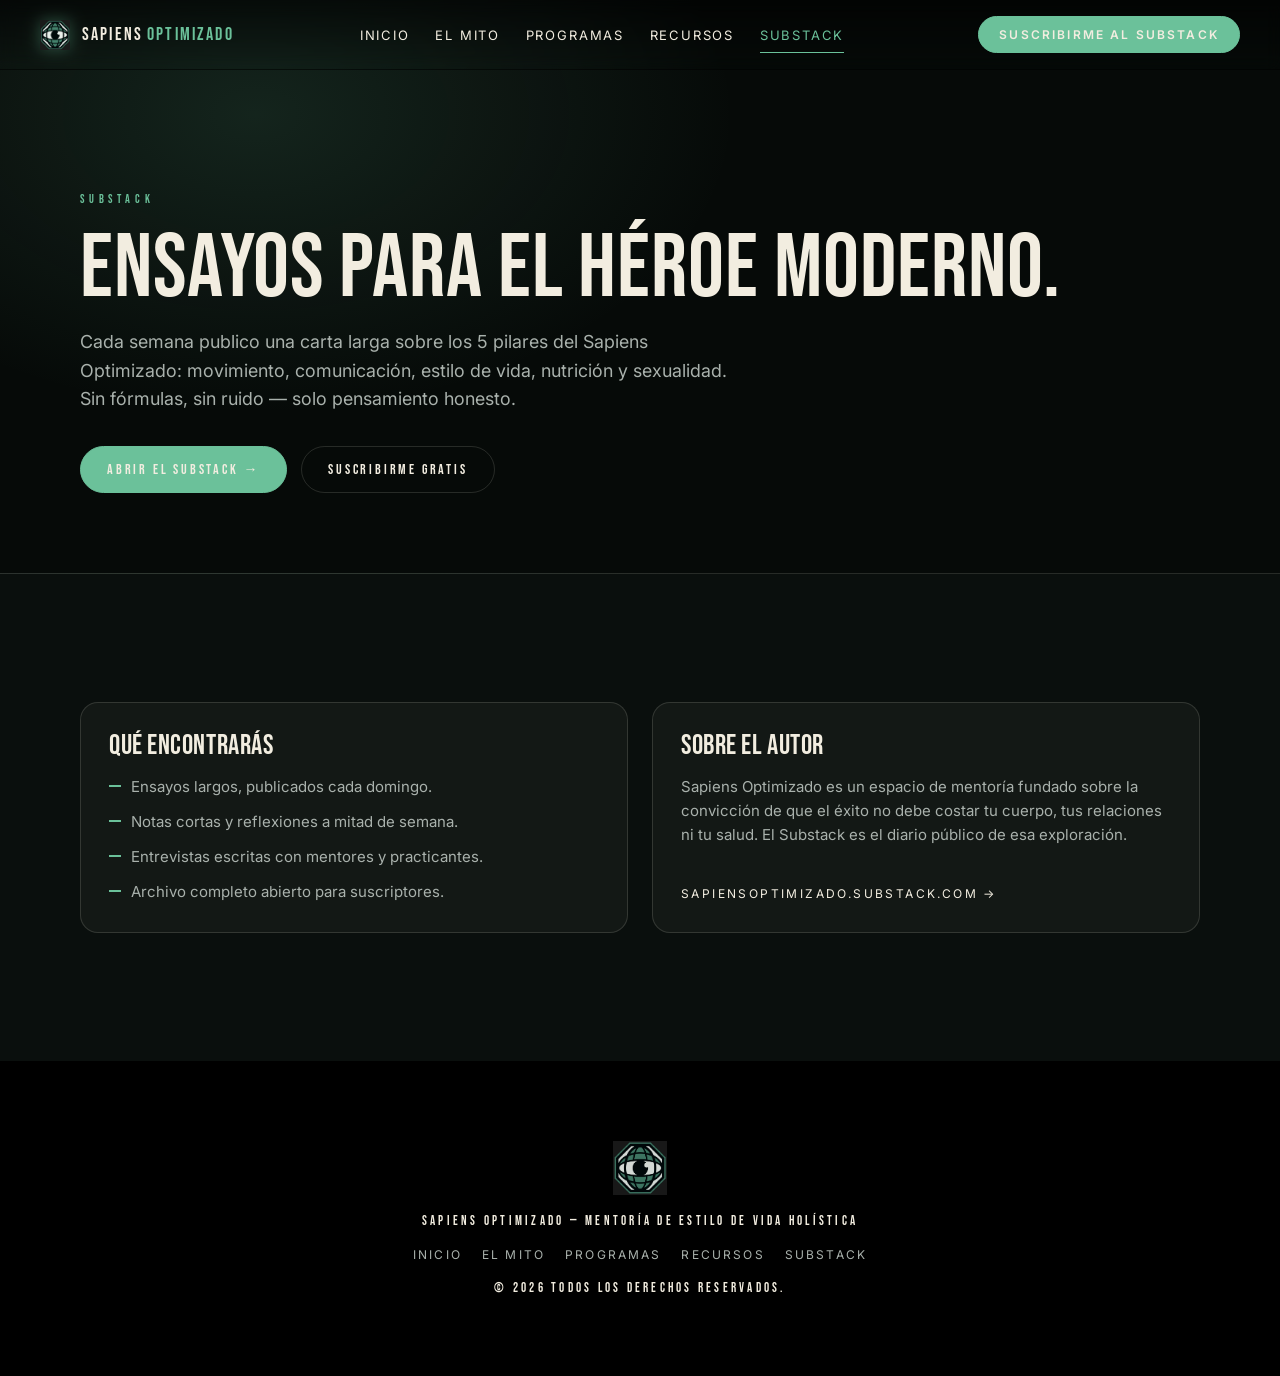
<file: public/site/substack/index.html>
<!doctype html>
<html lang="es">
<head>
  <meta charset="utf-8" />
  <meta name="viewport" content="width=device-width, initial-scale=1" />
  <title>Substack — Sapiens Optimizado</title>
  <meta name="description" content="Ensayos y reflexiones semanales sobre estilo de vida holístico. Lee y suscríbete en sapiensoptimizado.substack.com." />
  <meta property="og:title" content="Substack — Sapiens Optimizado" />
  <meta property="og:description" content="Ensayos y reflexiones semanales." />
  <meta property="og:type" content="website" />
  <meta name="twitter:card" content="summary_large_image" />
  <link rel="preconnect" href="https://fonts.googleapis.com" />
  <link rel="preconnect" href="https://fonts.gstatic.com" crossorigin />
  <link rel="stylesheet" href="https://fonts.googleapis.com/css2?family=Bebas+Neue&family=Inter:wght@300;400;500;600&display=swap" />
  <link rel="icon" href="../img/eye-logo.png" type="image/png" />
  <link rel="stylesheet" href="../so-pages.css" />
</head>
<body class="so-page">

<header class="so-nav">
  <a class="so-nav__brand" href="../">
    <img src="../img/eye-logo.png" alt="" />
    <span>SAPIENS<em>OPTIMIZADO</em></span>
  </a>
  <nav class="so-nav__links">
    <a href="../inicio/" class="so-nav__link">Inicio</a>
    <a href="../" class="so-nav__link">El Mito</a>
    <a href="../programas/" class="so-nav__link">Programas</a>
    <a href="../recursos/" class="so-nav__link">Recursos</a>
    <a href="../substack/" class="so-nav__link is-active">Substack</a>
  </nav>
  <a class="so-nav__cta" href="https://sapiensoptimizado.substack.com/subscribe" target="_blank" rel="noreferrer">Suscribirme al Substack</a>
  <button class="so-nav__burger" aria-label="Menú" aria-expanded="false">
    <span></span><span></span><span></span>
  </button>
</header>

<section class="so-pageHero">
  <div class="so-container">
    <p class="so-eyebrow">Substack</p>
    <h1 class="so-h1">Ensayos para el héroe moderno.</h1>
    <p class="so-lede">
      Cada semana publico una carta larga sobre los 5 pilares del Sapiens Optimizado:
      movimiento, comunicación, estilo de vida, nutrición y sexualidad.
      Sin fórmulas, sin ruido — solo pensamiento honesto.
    </p>
    <div class="so-actions">
      <a href="https://sapiensoptimizado.substack.com" target="_blank" rel="noreferrer" class="so-btn">Abrir el Substack →</a>
      <a href="https://sapiensoptimizado.substack.com/subscribe" target="_blank" rel="noreferrer" class="so-btn so-btn--ghost">Suscribirme gratis</a>
    </div>
  </div>
</section>

<section class="so-section">
  <div class="so-container so-grid so-grid--2">
    <article class="so-card">
      <h3>Qué encontrarás</h3>
      <ul class="so-list">
        <li>Ensayos largos, publicados cada domingo.</li>
        <li>Notas cortas y reflexiones a mitad de semana.</li>
        <li>Entrevistas escritas con mentores y practicantes.</li>
        <li>Archivo completo abierto para suscriptores.</li>
      </ul>
    </article>
    <article class="so-card">
      <h3>Sobre el autor</h3>
      <p>
        Sapiens Optimizado es un espacio de mentoría fundado sobre la convicción de que
        el éxito no debe costar tu cuerpo, tus relaciones ni tu salud. El Substack es el
        diario público de esa exploración.
      </p>
      <a href="https://sapiensoptimizado.substack.com" target="_blank" rel="noreferrer" class="so-card__link">sapiensoptimizado.substack.com →</a>
    </article>
  </div>
</section>

<footer class="so-footer">
  <div class="so-footer__inner">
    <img src="../img/eye-logo.png" alt="Sapiens Optimizado" />
    <p>SAPIENS OPTIMIZADO — Mentoría de Estilo de Vida Holística</p>
    <nav class="so-footer__nav">
      <a href="../inicio/">Inicio</a>
      <a href="../">El Mito</a>
      <a href="../programas/">Programas</a>
      <a href="../recursos/">Recursos</a>
      <a href="../substack/">Substack</a>
    </nav>
    <p class="so-footer__muted">© <span id="year"></span> Todos los derechos reservados.</p>
  </div>
</footer>

<script src="../so-pages.js"></script>
</body>
</html>
</file>
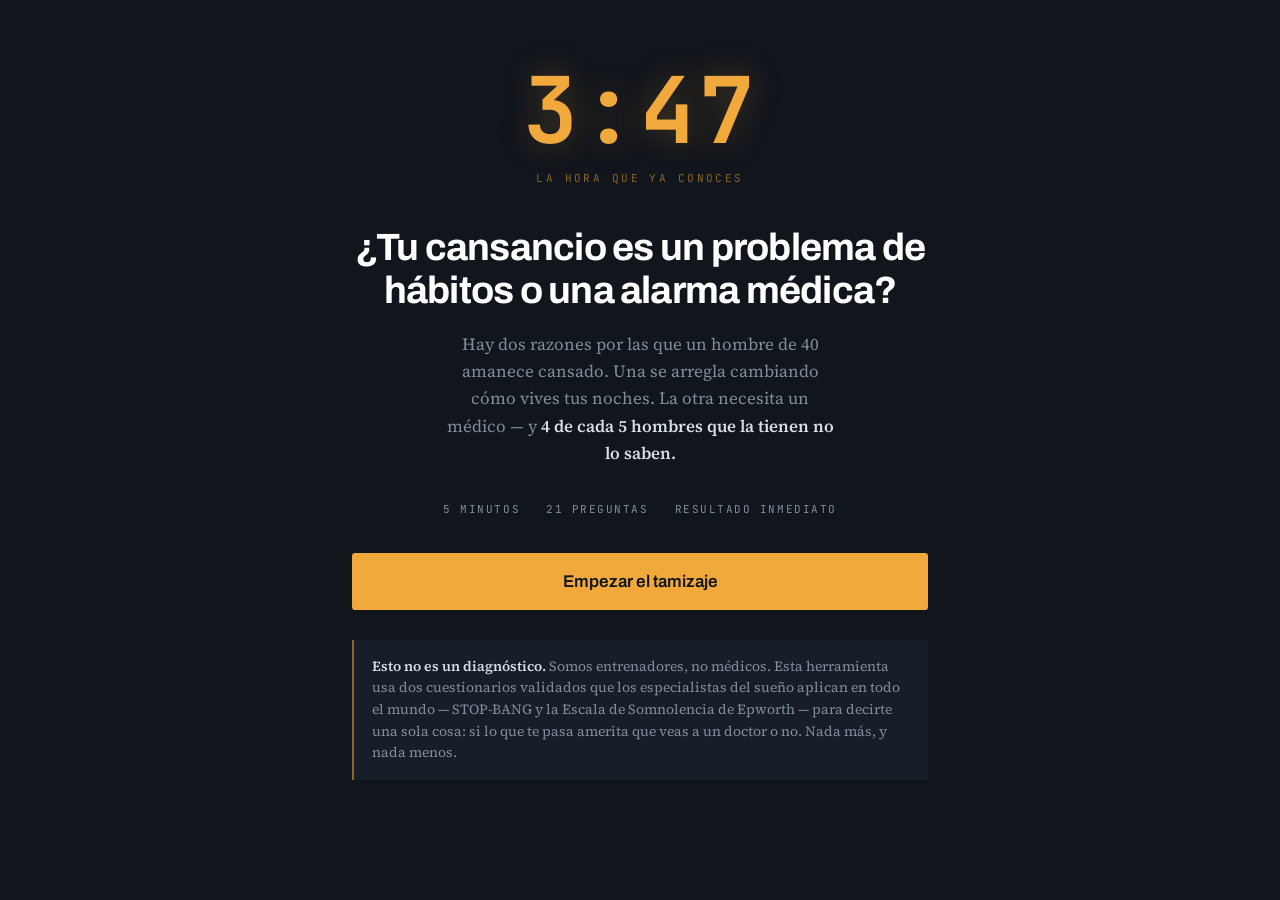
<file: papaoptimizado/recursos/sueño/tamizaje-sueño/tamizaje-sueno.html>
<!DOCTYPE html>
<html lang="es">
<head>
<meta charset="UTF-8">
<meta name="viewport" content="width=device-width, initial-scale=1.0">
<title>¿Tu cansancio es hábito o alarma médica? — Tamizaje de sueño</title>
<link rel="preconnect" href="https://fonts.googleapis.com">
<link rel="preconnect" href="https://fonts.gstatic.com" crossorigin>
<link href="https://fonts.googleapis.com/css2?family=Archivo:wght@400;500;600;700&family=JetBrains+Mono:wght@400;700&family=Source+Serif+4:opsz,wght@8..60,400;8..60,600&display=swap" rel="stylesheet">
<style>
:root{
  --night:#11151C;
  --night-2:#181E27;
  --surface:#1E2530;
  --line:#2C3542;
  --amber:#F2A93B;
  --amber-dim:#8A6524;
  --clinic:#EDF0F2;
  --ink:#D9DFE6;
  --muted:#818D9C;
  --verde:#4E9A6B;
  --rojo:#C2453D;
  --display:'Archivo',sans-serif;
  --body:'Source Serif 4',Georgia,serif;
  --mono:'JetBrains Mono',monospace;
}
*{box-sizing:border-box;margin:0;padding:0}
html{-webkit-text-size-adjust:100%}
body{
  background:var(--night);
  color:var(--ink);
  font-family:var(--body);
  font-size:17px;
  line-height:1.6;
  min-height:100vh;
}
.wrap{max-width:620px;margin:0 auto;padding:0 22px 80px}

/* ---------- HERO ---------- */
.hero{padding:64px 0 40px;text-align:center}
.clock{
  font-family:var(--mono);
  font-weight:700;
  font-size:clamp(58px,17vw,92px);
  letter-spacing:.04em;
  color:var(--amber);
  line-height:1;
  text-shadow:0 0 32px rgba(242,169,59,.28);
}
.clock .colon{animation:blink 2.4s steps(1,end) infinite}
@keyframes blink{0%,49%{opacity:1}50%,100%{opacity:.25}}
.clock-label{
  font-family:var(--mono);
  font-size:11px;
  letter-spacing:.22em;
  text-transform:uppercase;
  color:var(--amber-dim);
  margin-top:14px;
}
h1{
  font-family:var(--display);
  font-weight:700;
  font-size:clamp(27px,6.4vw,38px);
  line-height:1.15;
  letter-spacing:-.02em;
  color:#fff;
  margin:38px 0 18px;
}
.lede{color:var(--muted);font-size:17px;max-width:44ch;margin:0 auto}
.lede strong{color:var(--ink);font-weight:600}

.meta{
  display:flex;justify-content:center;gap:26px;flex-wrap:wrap;
  margin:34px 0 0;
  font-family:var(--mono);font-size:11px;letter-spacing:.14em;
  text-transform:uppercase;color:var(--muted);
}

.btn{
  display:block;width:100%;
  font-family:var(--display);font-weight:600;font-size:17px;
  background:var(--amber);color:#11151C;
  border:none;border-radius:3px;
  padding:19px 24px;margin-top:34px;
  cursor:pointer;
  transition:background .18s ease,transform .18s ease;
}
.btn:hover{background:#FFC163}
.btn:active{transform:translateY(1px)}
.btn:focus-visible{outline:3px solid #fff;outline-offset:3px}
.btn-ghost{
  background:transparent;color:var(--amber);
  border:1px solid var(--line);
}
.btn-ghost:hover{background:var(--night-2);color:#FFC163}

.disclaimer{
  margin-top:30px;padding:16px 18px;
  border-left:2px solid var(--amber-dim);
  background:var(--night-2);
  font-size:14px;line-height:1.55;color:var(--muted);text-align:left;
}
.disclaimer b{color:var(--ink);font-weight:600}

/* ---------- PROGRESO ---------- */
.progress-bar{
  position:sticky;top:0;z-index:10;
  height:3px;background:var(--line);
  margin:0 -22px;
}
.progress-fill{height:100%;background:var(--amber);width:0;transition:width .3s ease}

.step-count{
  font-family:var(--mono);font-size:11px;letter-spacing:.2em;
  color:var(--muted);text-transform:uppercase;
  padding:28px 0 0;
}
.block-name{
  font-family:var(--mono);font-size:11px;letter-spacing:.2em;
  color:var(--amber-dim);text-transform:uppercase;margin-top:6px;
}

/* ---------- PREGUNTAS ---------- */
.q{padding:30px 0 0;animation:fade .28s ease}
@keyframes fade{from{opacity:0;transform:translateY(8px)}to{opacity:1;transform:none}}
.q-text{
  font-family:var(--display);font-weight:600;
  font-size:clamp(21px,4.8vw,26px);line-height:1.3;
  color:#fff;margin-bottom:10px;
}
.q-help{color:var(--muted);font-size:15px;margin-bottom:24px}

.opt{
  display:block;width:100%;text-align:left;
  font-family:var(--body);font-size:17px;color:var(--ink);
  background:var(--night-2);
  border:1px solid var(--line);border-radius:3px;
  padding:17px 18px;margin-bottom:10px;
  cursor:pointer;
  transition:border-color .15s ease,background .15s ease;
}
.opt:hover{border-color:var(--amber-dim);background:var(--surface)}
.opt:focus-visible{outline:2px solid var(--amber);outline-offset:2px}
.opt .k{
  font-family:var(--mono);font-size:12px;color:var(--muted);
  margin-right:12px;
}

.fields{margin-bottom:8px}
.field{margin-bottom:18px}
.field label{
  display:block;font-family:var(--mono);font-size:11px;
  letter-spacing:.16em;text-transform:uppercase;color:var(--muted);
  margin-bottom:7px;
}
.field input,.field select{
  width:100%;font-family:var(--mono);font-size:17px;
  background:var(--night-2);color:var(--ink);
  border:1px solid var(--line);border-radius:3px;
  padding:14px 15px;
}
.field input:focus,.field select:focus{outline:2px solid var(--amber);outline-offset:-1px;border-color:transparent}
.field .hint{font-family:var(--body);font-size:14px;color:var(--muted);margin-top:6px;text-transform:none;letter-spacing:0}
.err{color:var(--rojo);font-size:15px;margin-bottom:14px;display:none}

.back{
  background:none;border:none;color:var(--muted);
  font-family:var(--mono);font-size:12px;letter-spacing:.14em;
  text-transform:uppercase;cursor:pointer;padding:22px 0 0;
}
.back:hover{color:var(--amber)}

/* ---------- RESULTADO ---------- */
.result{animation:fade .35s ease;padding-top:34px}
.verdict{
  border-radius:3px;padding:30px 26px;margin-bottom:8px;
  background:var(--clinic);color:#11151C;
}
.verdict-tag{
  font-family:var(--mono);font-size:11px;letter-spacing:.2em;
  text-transform:uppercase;margin-bottom:14px;font-weight:700;
}
.verdict h2{
  font-family:var(--display);font-weight:700;
  font-size:clamp(23px,5.4vw,30px);line-height:1.2;
  letter-spacing:-.02em;margin-bottom:14px;
}
.verdict p{font-size:16.5px;line-height:1.6;color:#33404F}
.verdict p+p{margin-top:12px}
.bar-rojo{border-top:5px solid var(--rojo)}
.bar-ambar{border-top:5px solid var(--amber)}
.bar-verde{border-top:5px solid var(--verde)}
.tag-rojo{color:var(--rojo)}
.tag-ambar{color:#B07A18}
.tag-verde{color:var(--verde)}

.scores{
  display:grid;grid-template-columns:1fr 1fr;gap:1px;
  background:var(--line);border:1px solid var(--line);
  margin:26px 0;
}
.score{background:var(--night-2);padding:20px 18px}
.score-name{
  font-family:var(--mono);font-size:10.5px;letter-spacing:.16em;
  text-transform:uppercase;color:var(--muted);margin-bottom:10px;
}
.score-val{font-family:var(--mono);font-size:31px;font-weight:700;color:#fff;line-height:1}
.score-val span{font-size:15px;color:var(--muted);font-weight:400}
.score-tier{font-size:14.5px;margin-top:8px;line-height:1.45}

.flags{margin:26px 0}
.flags h3,.next h3{
  font-family:var(--mono);font-size:11px;letter-spacing:.2em;
  text-transform:uppercase;color:var(--amber-dim);
  margin-bottom:14px;font-weight:400;
}
.flag{
  display:flex;gap:13px;padding:14px 0;
  border-top:1px solid var(--line);font-size:16px;line-height:1.5;
}
.flag:last-child{border-bottom:1px solid var(--line)}
.flag .mark{font-family:var(--mono);font-weight:700;flex-shrink:0}
.mark-r{color:var(--rojo)}
.mark-a{color:var(--amber)}
.mark-v{color:var(--verde)}

.next{margin:32px 0}
.next ol{list-style:none;counter-reset:s}
.next li{
  counter-increment:s;position:relative;
  padding:0 0 18px 40px;font-size:16.5px;line-height:1.55;
}
.next li::before{
  content:counter(s);position:absolute;left:0;top:1px;
  font-family:var(--mono);font-size:12px;font-weight:700;
  color:var(--amber);border:1px solid var(--amber-dim);
  width:24px;height:24px;display:flex;align-items:center;justify-content:center;
  border-radius:50%;
}

.cta-box{
  border:1px solid var(--line);border-radius:3px;
  padding:28px 24px;margin-top:34px;background:var(--night-2);
}
.cta-box h3{
  font-family:var(--display);font-weight:700;font-size:21px;
  color:#fff;margin-bottom:10px;letter-spacing:-.01em;
}
.cta-box p{color:var(--muted);font-size:16px}

.footnote{
  margin-top:40px;padding-top:24px;border-top:1px solid var(--line);
  font-size:13.5px;line-height:1.6;color:var(--muted);
}
.footnote b{color:var(--ink);font-weight:600}

.hidden{display:none}

@media (prefers-reduced-motion:reduce){
  *{animation:none!important;transition:none!important}
}
@media (max-width:420px){
  .scores{grid-template-columns:1fr}
}
</style>
</head>
<body>
<div class="wrap">

<!-- ============ PANTALLA 1: INTRO ============ -->
<section id="intro">
  <div class="hero">
    <div class="clock">3<span class="colon">:</span>47</div>
    <div class="clock-label">La hora que ya conoces</div>

    <h1>¿Tu cansancio es un problema de hábitos o una alarma médica?</h1>

    <p class="lede">Hay dos razones por las que un hombre de 40 amanece cansado. Una se arregla cambiando cómo vives tus noches. La otra necesita un médico — y <strong>4 de cada 5 hombres que la tienen no lo saben.</strong></p>

    <div class="meta">
      <span>5 minutos</span>
      <span>21 preguntas</span>
      <span>Resultado inmediato</span>
    </div>

    <button class="btn" id="start">Empezar el tamizaje</button>

    <div class="disclaimer">
      <b>Esto no es un diagnóstico.</b> Somos entrenadores, no médicos. Esta herramienta usa dos cuestionarios validados que los especialistas del sueño aplican en todo el mundo — STOP-BANG y la Escala de Somnolencia de Epworth — para decirte una sola cosa: si lo que te pasa amerita que veas a un doctor o no. Nada más, y nada menos.
    </div>
  </div>
</section>

<!-- ============ PANTALLA 2: CUESTIONARIO ============ -->
<section id="quiz" class="hidden">
  <div class="progress-bar"><div class="progress-fill" id="fill"></div></div>
  <div class="step-count" id="stepCount"></div>
  <div class="block-name" id="blockName"></div>
  <div id="qBody"></div>
  <button class="back hidden" id="back">← Atrás</button>
</section>

<!-- ============ PANTALLA 3: RESULTADO ============ -->
<section id="result" class="hidden"></section>

</div>

<script>
/* =======================================================================
   CONFIGURACIÓN — CAMBIA ESTAS DOS LÍNEAS ANTES DE PUBLICAR
   ======================================================================= */
const WHATSAPP_NUMERO = "50200000000";        // tu número con código de país, sin +
const NOMBRE_PROGRAMA = "el protocolo de 7 días";
/* ======================================================================= */

const state = { i:0, ans:{} };

const preguntas = [
  /* ---------- BLOQUE 1: DATOS ---------- */
  {
    bloque:"Bloque 1 · Tu cuerpo",
    tipo:"campos",
    texto:"Empecemos con lo medible.",
    ayuda:"Estos datos entran en un cálculo de riesgo. Nada se guarda ni se envía a ningún lado.",
    campos:[
      {id:"edad", label:"Edad", tipo:"number", ph:"42", hint:""},
      {id:"peso", label:"Peso (kg)", tipo:"number", ph:"88", hint:"Si lo sabes en libras, divide entre 2.2"},
      {id:"altura", label:"Estatura (cm)", tipo:"number", ph:"175", hint:""},
      {id:"cuello", label:"Cuello (cm)", tipo:"select", opts:[
        {v:"", t:"Elige una opción"},
        {v:"si", t:"Más de 40 cm (camisa talla 16 o más)"},
        {v:"no", t:"40 cm o menos"},
        {v:"nose", t:"No lo sé"}
      ], hint:"Mídelo con una cinta, o revisa la talla de cuello de tus camisas de vestir."},
      {id:"sexo", label:"Sexo", tipo:"select", opts:[
        {v:"", t:"Elige una opción"},
        {v:"h", t:"Hombre"},
        {v:"m", t:"Mujer"}
      ], hint:""}
    ]
  },

  /* ---------- BLOQUE 2: STOP ---------- */
  {
    bloque:"Bloque 2 · Tus noches",
    tipo:"opciones", id:"ronquido",
    texto:"¿Roncas fuerte?",
    ayuda:"Fuerte significa: se oye a través de una puerta cerrada, o tu pareja te ha dado codazos por eso.",
    opts:[{v:1,t:"Sí"},{v:0,t:"No"},{v:0,t:"No sé — duermo solo",flag:"preguntar"}]
  },
  {
    bloque:"Bloque 2 · Tus noches",
    tipo:"opciones", id:"cansancio",
    texto:"¿Te sientes cansado o con sueño durante el día, casi todos los días?",
    ayuda:"No hablamos de un mal día. Hablamos de lo normal en tu semana.",
    opts:[{v:1,t:"Sí"},{v:0,t:"No"}]
  },
  {
    bloque:"Bloque 2 · Tus noches",
    tipo:"opciones", id:"apneas",
    texto:"¿Alguien te ha dicho que dejas de respirar, te ahogas o jadeas mientras duermes?",
    ayuda:"Esta es la pregunta más importante del cuestionario. Si nunca has preguntado, pregúntale hoy a tu pareja.",
    opts:[{v:1,t:"Sí, me lo han dicho"},{v:0,t:"No"},{v:0,t:"No sé — nadie me ha visto dormir",flag:"preguntar"}]
  },
  {
    bloque:"Bloque 2 · Tus noches",
    tipo:"opciones", id:"presion",
    texto:"¿Tienes presión alta, o tomas medicamento para la presión?",
    ayuda:"",
    opts:[{v:1,t:"Sí"},{v:0,t:"No"},{v:0,t:"No lo sé"}]
  },

  /* ---------- BLOQUE 3: EPWORTH ---------- */
  ...[
    ["leer","Sentado leyendo"],
    ["tv","Viendo televisión"],
    ["publico","Sentado sin hacer nada en un lugar público (una reunión, el cine, la iglesia)"],
    ["pasajero","Como pasajero en un carro, una hora seguida sin parar"],
    ["tarde","Acostado en la tarde a descansar, cuando las circunstancias lo permiten"],
    ["conversando","Sentado conversando con alguien"],
    ["almuerzo","Sentado tranquilo después de almorzar, sin haber tomado alcohol"],
    ["trafico","En el carro, detenido unos minutos en el tráfico"]
  ].map(([id,sit])=>({
    bloque:"Bloque 3 · Tus días",
    tipo:"opciones", id:"ep_"+id, epworth:true,
    texto:"¿Qué tan probable es que te quedes dormido en esta situación?",
    ayuda:sit,
    opts:[
      {v:0,t:"Nunca me pasaría"},
      {v:1,t:"Poca probabilidad"},
      {v:2,t:"Probabilidad moderada"},
      {v:3,t:"Alta probabilidad"}
    ]
  })),

  /* ---------- BLOQUE 4: CONTEXTO ---------- */
  {
    bloque:"Bloque 4 · Tu contexto",
    tipo:"opciones", id:"manejando",
    texto:"¿Te has quedado dormido, o has cabeceado, manejando?",
    ayuda:"Incluye microsegundos. Incluye el semáforo. Incluye esa vez que te asustaste.",
    opts:[{v:1,t:"Sí, me ha pasado"},{v:0,t:"No, nunca"}]
  },
  {
    bloque:"Bloque 4 · Tu contexto",
    tipo:"opciones", id:"insomnio",
    texto:"¿Te cuesta dormirte, o te despiertas y no puedes volver a dormir, 3 o más noches por semana — desde hace 3 meses o más?",
    ayuda:"Las dos partes importan: la frecuencia y el tiempo que lleva pasando.",
    opts:[{v:1,t:"Sí, las dos cosas"},{v:0,t:"Me pasa, pero no tan seguido ni desde hace tanto"},{v:0,t:"No"}]
  },
  {
    bloque:"Bloque 4 · Tu contexto",
    tipo:"opciones", id:"animo",
    texto:"En las últimas dos semanas, ¿te has sentido decaído, sin ánimo, o sin interés en cosas que normalmente disfrutas — la mayoría de los días?",
    ayuda:"El sueño y el estado de ánimo se empujan uno al otro en las dos direcciones. Preguntamos porque cambia qué tipo de ayuda te sirve.",
    opts:[{v:1,t:"Sí"},{v:0,t:"No"}]
  },
  {
    bloque:"Bloque 4 · Tu contexto",
    tipo:"opciones", id:"alcohol",
    texto:"¿Tomas alcohol para ayudarte a dormir, 3 o más noches por semana?",
    ayuda:"Sin juicio. Es de las respuestas más útiles de todo el cuestionario.",
    opts:[{v:1,t:"Sí"},{v:0,t:"No"}]
  },
  {
    bloque:"Bloque 4 · Tu contexto",
    tipo:"opciones", id:"hijos",
    texto:"¿Tienes hijos que todavía te despiertan en la noche?",
    ayuda:"Esto no suma riesgo. Cambia qué consejos tienen sentido para ti y cuáles son inútiles.",
    opts:[{v:1,t:"Sí, seguido"},{v:1,t:"A veces"},{v:0,t:"Ya no"}]
  }
];

const $=id=>document.getElementById(id);

$("start").onclick=()=>{
  $("intro").classList.add("hidden");
  $("quiz").classList.remove("hidden");
  render();
  window.scrollTo(0,0);
};

$("back").onclick=()=>{
  if(state.i>0){state.i--;render();window.scrollTo(0,0);}
};

function render(){
  const q=preguntas[state.i];
  $("fill").style.width=((state.i)/preguntas.length*100)+"%";
  $("stepCount").textContent=`Pregunta ${state.i+1} de ${preguntas.length}`;
  $("blockName").textContent=q.bloque;
  $("back").classList.toggle("hidden",state.i===0);

  let html=`<div class="q"><div class="q-text">${q.texto}</div>`;
  if(q.ayuda) html+=`<div class="q-help">${q.ayuda}</div>`;

  if(q.tipo==="campos"){
    html+=`<div class="err" id="fieldErr"></div><div class="fields">`;
    q.campos.forEach(c=>{
      html+=`<div class="field"><label for="${c.id}">${c.label}</label>`;
      if(c.tipo==="select"){
        html+=`<select id="${c.id}">`;
        c.opts.forEach(o=>html+=`<option value="${o.v}">${o.t}</option>`);
        html+=`</select>`;
      }else{
        html+=`<input type="number" id="${c.id}" placeholder="${c.ph}" inputmode="numeric">`;
      }
      if(c.hint) html+=`<div class="hint">${c.hint}</div>`;
      html+=`</div>`;
    });
    html+=`</div><button class="btn" id="next">Continuar</button>`;
  }else{
    q.opts.forEach((o,idx)=>{
      html+=`<button class="opt" data-v="${o.v}" data-flag="${o.flag||''}">
        <span class="k">${String.fromCharCode(65+idx)}</span>${o.t}</button>`;
    });
  }
  html+=`</div>`;
  $("qBody").innerHTML=html;

  if(q.tipo==="campos"){
    // restaurar valores previos
    q.campos.forEach(c=>{ if(state.ans[c.id]!==undefined) $(c.id).value=state.ans[c.id]; });
    $("next").onclick=()=>{
      const vals={};
      let falta=false;
      q.campos.forEach(c=>{
        const v=$(c.id).value.trim();
        if(!v) falta=true;
        vals[c.id]=v;
      });
      if(falta){
        const e=$("fieldErr");
        e.textContent="Faltan datos. Completa los cinco campos para seguir.";
        e.style.display="block";
        return;
      }
      Object.assign(state.ans,vals);
      avanzar();
    };
  }else{
    document.querySelectorAll(".opt").forEach(b=>{
      b.onclick=()=>{
        state.ans[q.id]=Number(b.dataset.v);
        if(b.dataset.flag) state.ans[q.id+"_flag"]=b.dataset.flag;
        else delete state.ans[q.id+"_flag"];
        avanzar();
      };
    });
  }
}

function avanzar(){
  state.i++;
  if(state.i>=preguntas.length){ mostrarResultado(); }
  else { render(); window.scrollTo(0,0); }
}

function mostrarResultado(){
  const a=state.ans;

  /* ---- STOP-BANG ---- */
  const peso=parseFloat(a.peso), alt=parseFloat(a.altura)/100;
  const imc = (peso>0 && alt>0) ? peso/(alt*alt) : 0;
  let sb=0;
  sb+=a.ronquido||0;
  sb+=a.cansancio||0;
  sb+=a.apneas||0;
  sb+=a.presion||0;
  if(imc>35) sb++;
  if(parseInt(a.edad)>50) sb++;
  if(a.cuello==="si") sb++;
  if(a.sexo==="h") sb++;

  /* ---- EPWORTH ---- */
  let ep=0;
  Object.keys(a).forEach(k=>{ if(k.startsWith("ep_")) ep+=a[k]; });

  /* ---- RUTEO ---- */
  const rojo = sb>=5 || a.apneas===1 || ep>=15 || a.manejando===1;
  const ambar = !rojo && (sb>=3 || ep>=11 || a.insomnio===1 || a.animo===1);
  const nivel = rojo?"rojo":(ambar?"ambar":"verde");

  /* ---- TEXTOS DE VEREDICTO ---- */
  const veredictos={
    rojo:{
      tag:"Resultado · Ve con un médico",
      h:"Esto no se arregla con hábitos. Necesitas una evaluación médica.",
      p:[
        "Tus respuestas marcan señales que se asocian con <b>apnea obstructiva del sueño</b> u otro trastorno que requiere diagnóstico. No podemos decirte si la tienes — eso solo lo determina un estudio de sueño. Lo que sí podemos decirte es que amerita que lo revises.",
        "Esto importa más de lo que parece. La apnea sin tratar se asocia con presión alta, problemas cardiovasculares y accidentes de tránsito. Y responde muy bien al tratamiento cuando se diagnostica."
      ]
    },
    ambar:{
      tag:"Resultado · Zona intermedia",
      h:"Hay señales que vale la pena revisar, y hábitos que puedes cambiar desde hoy.",
      p:[
        "Tu puntaje cae en una zona intermedia: no es una alarma fuerte, pero tampoco es limpio. Lo sensato es hacer las dos cosas — comentarlo con tu médico en tu próxima consulta, y mientras tanto atacar lo que sí está bajo tu control.",
        "Buena parte de lo que arruina el sueño de un hombre de 40 es corregible sin medicamentos y sin aparatos. Pero solo después de descartar lo médico."
      ]
    },
    verde:{
      tag:"Resultado · Territorio de hábitos",
      h:"No hay señales médicas de alarma. Tu problema es de estructura, no de salud.",
      p:[
        "Tus respuestas no marcan las señales típicas de apnea ni de somnolencia excesiva. Eso es una buena noticia y significa algo concreto: lo que te está costando el descanso probablemente está en cómo están armadas tus noches y tus días.",
        "Esa es exactamente la categoría de problema que sí se puede entrenar."
      ]
    }
  };
  const v=veredictos[nivel];

  /* ---- BANDERAS ---- */
  const flags=[];
  if(a.apneas===1) flags.push(["r","Alguien te ha visto dejar de respirar mientras duermes. Esta sola respuesta justifica una consulta médica, sin importar el resto del cuestionario."]);
  if(a.manejando===1) flags.push(["r","Te has quedado dormido manejando. Es un tema de seguridad, tuya y de quien va contigo. Menciónalo explícitamente cuando consultes."]);
  if(sb>=5) flags.push(["r",`Tu puntaje STOP-BANG es ${sb} de 8, que corresponde a riesgo alto de apnea del sueño.`]);
  else if(sb>=3) flags.push(["a",`Tu puntaje STOP-BANG es ${sb} de 8: riesgo intermedio. Vale la pena mencionarlo en tu próxima consulta médica.`]);
  if(ep>=15) flags.push(["r",`Tu somnolencia diurna es alta (${ep} de 24). Ese nivel no se explica solo por dormir poco.`]);
  else if(ep>=11) flags.push(["a",`Tienes somnolencia diurna por encima de lo normal (${ep} de 24).`]);
  if(a.insomnio===1) flags.push(["a","Cumples el patrón temporal del insomnio crónico (3+ noches por semana, 3+ meses). El tratamiento de primera línea para esto no son las pastillas: es la terapia cognitivo-conductual para el insomnio (TCC-I). Pregunta por ella."]);
  if(a.animo===1) flags.push(["a","Reportaste ánimo bajo sostenido. El sueño y el ánimo se empujan mutuamente, y tratar solo uno de los dos suele fallar. Vale la pena hablarlo con un profesional de salud mental."]);
  if(a.alcohol===1) flags.push(["a","Usas alcohol para dormir. Te ayuda a caer dormido y te arruina la segunda mitad de la noche: suprime el sueño profundo y provoca despertares de madrugada. Es una de las causas más comunes del despertar a las 3am."]);
  if(imc>35) flags.push(["a",`Tu índice de masa corporal es ${imc.toFixed(1)}, que por sí solo aumenta el riesgo de apnea.`]);
  if(a.ronquido_flag==="preguntar"||a.apneas_flag==="preguntar") flags.push(["a","Respondiste \"no sé\" a preguntas sobre tu ronquido o tu respiración. Ese dato existe: alguien que haya dormido cerca de ti lo tiene. Consíguelo antes de descartar nada."]);
  if(a.hijos===1) flags.push(["v","Tienes hijos que te despiertan. Esto no es un problema médico y no lo vamos a tratar como tal — pero significa que la mayoría de los consejos de sueño que vas a encontrar en internet no aplican a ti, porque asumen que controlas tu noche. Tú no la controlas."]);

  /* ---- PRÓXIMOS PASOS ---- */
  const pasos={
    rojo:[
      "Pide cita con un médico esta semana. Puede ser tu médico general, un neumólogo o una clínica del sueño — en Guatemala hay varias que hacen polisomnografía y estudios en casa.",
      "Lleva impreso este resultado. Dile la frase exacta: \"Salí con riesgo alto en un tamizaje STOP-BANG y quiero descartar apnea del sueño.\" Eso ahorra media consulta.",
      "Si tienes pareja, pídele que te acompañe o que te describa qué escucha en la noche. Es información clínica y vale más que la tuya.",
      "No compres nada todavía. Ni aparatos, ni suplementos, ni cintas para la boca. La cinta para la boca es específicamente peligrosa si tienes apnea sin diagnosticar."
    ],
    ambar:[
      "Menciónalo en tu próxima consulta médica. No es urgente, pero tampoco es para archivarlo.",
      "Fija una sola hora de despertar, los siete días. Es la intervención con mejor evidencia y la única que funciona aunque tus noches sean impredecibles.",
      "Saca el alcohol de la ecuación durante dos semanas y observa qué pasa con tus madrugadas.",
      "Luz de sol en los ojos dentro de la primera hora después de despertar. Cinco a diez minutos. Gratis."
    ],
    verde:[
      "Fija una sola hora de despertar, los siete días de la semana. Incluidos sábado y domingo. Es la intervención con más evidencia que existe.",
      "Luz de sol directa dentro de la primera hora tras despertar: cinco a diez minutos. Ancla tu reloj interno mejor que cualquier suplemento.",
      "Corta la cafeína seis horas antes de acostarte. Su vida media es de cinco a seis horas: el café de las 4pm sigue circulando a medianoche.",
      "Identifica tu hora de venganza. Si te quedas despierto en el teléfono después de acostar a los niños, no es falta de disciplina: es el único rato del día que te pertenece. Ese problema no se resuelve apagando pantallas, se resuelve devolviéndote tiempo propio antes de las 9pm."
    ]
  };

  const msg=encodeURIComponent(`Hola. Acabo de hacer el tamizaje de sueño. Mi resultado fue: ${nivel.toUpperCase()} (STOP-BANG ${sb}/8, Epworth ${ep}/24). Quiero recibir ${NOMBRE_PROGRAMA}.`);

  const sbTier = sb>=5?"Riesgo alto":(sb>=3?"Riesgo intermedio":"Riesgo bajo");
  const epTier = ep>=15?"Somnolencia alta":(ep>=11?"Por encima de lo normal":"Dentro de lo normal");

  $("quiz").classList.add("hidden");
  const r=$("result");
  r.classList.remove("hidden");
  r.innerHTML=`
    <div class="result">
      <div class="verdict bar-${nivel}">
        <div class="verdict-tag tag-${nivel}">${v.tag}</div>
        <h2>${v.h}</h2>
        ${v.p.map(p=>`<p>${p}</p>`).join("")}
      </div>

      <div class="scores">
        <div class="score">
          <div class="score-name">STOP-BANG · Apnea</div>
          <div class="score-val">${sb}<span>/8</span></div>
          <div class="score-tier">${sbTier}</div>
        </div>
        <div class="score">
          <div class="score-name">Epworth · Somnolencia</div>
          <div class="score-val">${ep}<span>/24</span></div>
          <div class="score-tier">${epTier}</div>
        </div>
      </div>

      ${flags.length?`<div class="flags"><h3>Lo que salió en tus respuestas</h3>
        ${flags.map(([t,txt])=>`<div class="flag"><span class="mark mark-${t}">${t==="r"?"!":(t==="a"?"•":"›")}</span><span>${txt}</span></div>`).join("")}
      </div>`:""}

      <div class="next">
        <h3>Qué hacer ahora</h3>
        <ol>${pasos[nivel].map(p=>`<li>${p}</li>`).join("")}</ol>
      </div>

      <div class="cta-box">
        <h3>${nivel==="rojo"?"Mientras consigues la cita":"El siguiente paso"}</h3>
        <p>${nivel==="rojo"
          ? "Nada de lo que enseñamos reemplaza esa consulta. Pero si quieres, te mandamos por WhatsApp lo que sí puedes hacer en paralelo — sin aparatos y sin suplementos."
          : "Te mandamos por WhatsApp un protocolo de 7 días, diseñado para hombres que no controlan del todo sus noches porque tienen hijos."}</p>
        <a href="https://wa.me/${WHATSAPP_NUMERO}?text=${msg}" target="_blank" rel="noopener">
          <button class="btn">Recibirlo por WhatsApp</button>
        </a>
        <button class="btn btn-ghost" onclick="window.print()">Guardar o imprimir este resultado</button>
      </div>

      <div class="footnote">
        <b>Sobre esta herramienta.</b> Usa el cuestionario STOP-BANG (tamizaje de apnea obstructiva del sueño) y la Escala de Somnolencia de Epworth, dos instrumentos validados y de uso público en medicina del sueño. Son herramientas de <b>tamizaje, no de diagnóstico</b>: detectan quién debería ser evaluado, no quién tiene la enfermedad. Un puntaje alto no significa que tengas apnea; un puntaje bajo no la descarta por completo.
        <br><br>
        <b>No somos médicos.</b> Somos entrenadores. No diagnosticamos, no tratamos y no recetamos. Si algo de tu salud te preocupa, la respuesta correcta siempre es un profesional de la salud, no un programa de entrenamiento.
        <br><br>
        Tus respuestas se calcularon en tu propio teléfono y no se enviaron a ningún servidor.
      </div>
    </div>
  `;
  window.scrollTo(0,0);
}
</script>
</body>
</html>
</file>
<file: styles.css>
:root{
  --bg:#0a0f0d;
  --ink:#f2ede0;
  --ink-dim:#a9b1ac;
  --green:#4a8a70;
  --green-bright:#6bc19a;
  --green-deep:#1b3b30;
  --black:#000;
  --font-display:"Bebas Neue","Arial Narrow",sans-serif;
  --font-body:"Inter",system-ui,sans-serif;
  --ease:cubic-bezier(.2,.7,.2,1);
}

*{box-sizing:border-box;margin:0;padding:0}
html,body{background:var(--bg);color:var(--ink);font-family:var(--font-body);-webkit-font-smoothing:antialiased}
html{scroll-behavior:smooth}
img{display:block;max-width:100%}
a{color:inherit;text-decoration:none}

/* Topbar */
.topbar{
  position:fixed;top:0;left:0;right:0;z-index:50;
  display:flex;justify-content:space-between;align-items:center;
  padding:18px 28px;
  background:linear-gradient(180deg,rgba(0,0,0,.55),rgba(0,0,0,0));
  backdrop-filter:blur(6px);
}
.brand{display:flex;align-items:center;gap:12px;font-family:var(--font-display);letter-spacing:.12em;font-size:20px}
.brand img{width:34px;height:34px;filter:drop-shadow(0 0 8px rgba(107,193,154,.35))}
.brand em{color:var(--green-bright);font-style:normal;margin-left:6px}
.cta-mini{
  border:1px solid rgba(242,237,224,.35);
  padding:10px 18px;border-radius:999px;
  font-size:12px;letter-spacing:.18em;text-transform:uppercase;
  transition:.3s var(--ease);
}
.cta-mini:hover{background:var(--green-bright);color:#0a0f0d;border-color:var(--green-bright)}

/* Progress bar */
.progress-rail{position:fixed;top:0;left:0;right:0;height:3px;background:transparent;z-index:60}
.progress-bar{height:100%;width:0;background:linear-gradient(90deg,var(--green),var(--green-bright));box-shadow:0 0 12px rgba(107,193,154,.6);transition:width .1s linear}

/* Scenes */
.scene{
  position:relative;min-height:100vh;
  display:flex;align-items:center;justify-content:center;
  overflow:hidden;isolation:isolate;
  padding:120px 6vw;
}
.scene--void{background:radial-gradient(1200px 600px at 50% 50%,rgba(27,59,48,.5),#000 65%)}
.scene--eye{background:#000}
.scene--black{background:#000}
.scene--finale-green{background:radial-gradient(1200px 700px at 50% 40%,var(--green) 0%,var(--green-deep) 55%,#0a1a14 100%)}
.bg{
  position:absolute;inset:-6% -3%;z-index:-2;
  background-size:cover;background-position:center;
  will-change:transform;transform:scale(1.05);
}
.bg-video{object-fit:cover;width:100%;height:100%;inset:0;transform:scale(1.02)}

/* Scene 7b: show the full eyes image instead of cropping it */
.scene[data-scene="7b"] .bg{
  inset:0;background-size:contain;background-repeat:no-repeat;
  transform:scale(.94);
  filter:drop-shadow(0 0 60px rgba(0,0,0,.9));
}
.bg.parallax{transition:transform .2s linear}
.veil{position:absolute;inset:0;z-index:-1;background:linear-gradient(180deg,rgba(0,0,0,.2),rgba(0, 0, 0, 0.5))}
.veil.dense{background:linear-gradient(180deg,rgba(0,0,0,.3),rgba(0,0,0,.5))}

/* Scene transitions - fade between neighbors */
.scene::before{
  content:"";position:absolute;top:0;left:0;right:0;height:22vh;
  background:linear-gradient(180deg,#000,transparent);pointer-events:none;z-index:0;
}
.scene::after{
  content:"";position:absolute;bottom:0;left:0;right:0;height:22vh;
  background:linear-gradient(0deg,#000,transparent);pointer-events:none;z-index:0;
}
.scene--finale-green::before,.scene--finale-green::after{display:none}

/* Seamless blend: scene 1 -> scene 2 (no black seam) */
.scene--eye::after{background:linear-gradient(0deg,rgba(0,0,0,.6) 0%,rgba(0,0,0,.2) 55%,transparent 100%);height:32vh}
.scene--blend-prev{margin-top:-18vh}
.scene--blend-prev::before{background:linear-gradient(180deg,rgba(0,0,0,.6) 0%,rgba(0,0,0,.3) 45%,transparent 100%);height:32vh}
.scene--blend-prev .veil{background:linear-gradient(180deg,rgba(0,0,0,.3),rgba(0,0,0,.55))}

/* Same-image camera pan (scene 1 top third -> scene 2 bottom third) */
.bg-pan-top,.bg-pan-bottom{
  background-size:auto 260%;
  background-repeat:no-repeat;
  transform:none;inset:0;
}
.bg-pan-top{background-position:center top}
.bg-pan-bottom{background-position:center bottom}

/* Content */
.content{position:relative;z-index:2;max-width:1100px;width:100%}
.content.center{text-align:center;margin:0 auto}
.content.left{text-align:left;margin-right:auto;max-width:820px}
.content.right{text-align:right;margin-left:auto;max-width:820px}
.content.narrow{max-width:900px}

/* Corner-anchored content (pins the content block to a scene corner) */
.content.corner-br{align-self:flex-end;margin-top:auto}
.content.corner-tl{align-self:flex-start;margin-bottom:auto}

.kicker{
  font-family:var(--font-display);
  letter-spacing:.4em;font-size:14px;color:var(--green-bright);
  margin-bottom:24px;
}
.display{
  font-family:var(--font-display);
  font-weight:400;
  line-height:.92;letter-spacing:.01em;
  font-size:clamp(48px,8vw,128px);
  text-transform:uppercase;
  text-wrap:balance;
}
.display.huge{font-size:clamp(56px,10vw,168px)}
.display.compact{font-size:clamp(32px,4.5vw,64px);line-height:1.15}
.display.delayed{margin-top:12px;color:var(--green-bright)}
.lede{
  margin-top:28px;font-size:clamp(19px,2vw,28px);
  color:var(--ink-dim);max-width:60ch;line-height:1.55;
  text-shadow:0 2px 10px rgba(0,0,0,.55);
}
.content.center .lede{margin-left:auto;margin-right:auto}
.whisper{
  display:inline-block;margin-top:22px;font-style:italic;color:var(--ink-dim);letter-spacing:.02em;
  font-size:clamp(17px,1.7vw,23px);
  padding:8px 20px;border-radius:4px;
  background:rgba(0,0,0,.78);
  text-shadow:0 2px 10px rgba(0,0,0,.7);
}
.hl{color:var(--green-bright)}
.accent{color:var(--green-bright)}

/* Reveal animations */
.reveal{opacity:0;transform:translateY(28px);transition:opacity .9s var(--ease),transform .9s var(--ease)}
.reveal.in{opacity:1;transform:none}
.scene .reveal:nth-child(2){transition-delay:.1s}
.scene .reveal:nth-child(3){transition-delay:.25s}
.scene .reveal:nth-child(4){transition-delay:.4s}
.scene .reveal:nth-child(5){transition-delay:.55s}

/* CTA */
.cta{
  display:inline-block;margin-top:40px;
  padding:20px 42px;
  font-family:var(--font-display);letter-spacing:.25em;font-size:20px;
  background:var(--green-bright);color:#0a0f0d;
  border-radius:2px;
  box-shadow:0 0 0 0 rgba(107,193,154,.6);
  transition:.4s var(--ease);
  text-transform:uppercase;
}
.cta:hover{transform:translateY(-3px);box-shadow:0 20px 50px -20px rgba(107,193,154,.9)}

/* Hero actions (hovering CTA pair) */
.hero-actions{
  margin-top:40px;
  display:flex;flex-wrap:wrap;gap:16px;justify-content:center;
}
.content.left .hero-actions{justify-content:flex-start}
.content.right .hero-actions{justify-content:flex-end}
.cta--ghost{
  display:inline-block;margin-top:0;
  padding:16px 32px;
  font-family:var(--font-display);letter-spacing:.16em;font-size:15px;
  color:var(--ink);
  border:1px solid rgba(242,237,224,.35);
  border-radius:999px;
  background:rgba(10,15,13,.35);
  backdrop-filter:blur(6px);
  transition:.3s var(--ease);
  text-transform:uppercase;
}
.cta--ghost:hover{
  transform:translateY(-3px);
  border-color:var(--green-bright);
  color:var(--green-bright);
  background:rgba(10,15,13,.55);
}

/* Scroll hint */
.scroll-hint{
  position:absolute;bottom:34px;left:50%;transform:translateX(-50%);
  font-size:11px;letter-spacing:.4em;color:var(--ink-dim);text-transform:uppercase;
  animation:bob 2.4s ease-in-out infinite;z-index:2;
}
@keyframes bob{0%,100%{transform:translate(-50%,0);opacity:.6}50%{transform:translate(-50%,10px);opacity:1}}

/* Pulse orb (healing) */
.pulse-orb{
  margin:44px auto 0;width:120px;height:120px;border-radius:50%;
  background:radial-gradient(circle,var(--green-bright) 0%,rgba(107,193,154,.4) 40%,transparent 70%);
  animation:heal 2.6s ease-in-out infinite;
}
@keyframes heal{
  0%,100%{transform:scale(.85);opacity:.55;filter:blur(2px)}
  50%{transform:scale(1.1);opacity:1;filter:blur(0)}
}

/* Eyes row (scene 10) */
.eyes-row{
  display:flex;gap:clamp(16px,3vw,48px);justify-content:center;align-items:center;
  margin:8px auto 48px;flex-wrap:nowrap;
}
.eye-slot{
  width:clamp(60px,9vw,120px);aspect-ratio:1;
  opacity:0;transform:scale(.4);
  transition:opacity .8s var(--ease),transform .8s var(--ease);
  filter:drop-shadow(0 0 22px rgba(107,193,154,.45));
}
.eye-slot img{width:100%;height:100%;object-fit:contain}
.eye-slot--main{width:clamp(90px,12vw,170px)}
.scene[data-scene="7"].in-view .eye-slot--main{opacity:1;transform:scale(1);transition-delay:.1s}
.scene[data-scene="7"].in-view .eye-slot[data-i="1"]{opacity:1;transform:scale(1);transition-delay:.5s}
.scene[data-scene="7"].in-view .eye-slot[data-i="3"]{opacity:1;transform:scale(1);transition-delay:.5s}
.scene[data-scene="7"].in-view .eye-slot[data-i="0"]{opacity:1;transform:scale(1);transition-delay:.9s}
.scene[data-scene="7"].in-view .eye-slot[data-i="4"]{opacity:1;transform:scale(1);transition-delay:.9s}

/* Pillars (scene 11) */
.pillars-content{
  margin:0 auto;text-align:center;max-width:520px;
}
.pillars{
  display:flex;flex-direction:column;align-items:center;
  gap:clamp(10px,2vw,22px);margin:32px auto 0;
}
.pillar{
  position:relative;display:flex;flex-direction:row;align-items:center;
  opacity:0;transform:translateY(30px);
  transition:opacity .7s var(--ease),transform .7s var(--ease);
}
.pillar img{
  width:clamp(40px,5vw,56px);height:clamp(40px,5vw,56px);flex-shrink:0;
  filter:drop-shadow(0 0 12px rgba(107,193,154,.4));
  transition:filter .3s var(--ease),transform .3s var(--ease);
}
.pillar:hover img{filter:drop-shadow(0 0 20px rgba(107,193,154,.75));transform:scale(1.08)}
.pillar span{
  position:absolute;left:calc(100% + 16px);top:50%;
  transform:translate(-8px,-50%);white-space:nowrap;
  font-family:var(--font-display);font-size:clamp(14px,1.5vw,22px);
  letter-spacing:.12em;text-transform:uppercase;color:var(--ink);text-align:left;
  padding:8px 16px;border-radius:4px;
  background:rgba(6,14,11,.85);border:1px solid rgba(107,193,154,.3);
  text-shadow:0 2px 8px rgba(0,0,0,.8);
  opacity:0;pointer-events:none;z-index:3;
  transition:opacity .35s var(--ease),transform .35s var(--ease);
}
.pillar:hover span,.pillar span.shown{opacity:1;transform:translate(0,-50%)}
.scene[data-scene="9"].in-view .pillar[data-i="0"]{opacity:1;transform:none;transition-delay:.1s}
.scene[data-scene="9"].in-view .pillar[data-i="1"]{opacity:1;transform:none;transition-delay:.35s}
.scene[data-scene="9"].in-view .pillar[data-i="2"]{opacity:1;transform:none;transition-delay:.6s}
.scene[data-scene="9"].in-view .pillar[data-i="3"]{opacity:1;transform:none;transition-delay:.85s}
.scene[data-scene="9"].in-view .pillar[data-i="4"]{opacity:1;transform:none;transition-delay:1.1s}

/* Footer */
footer{background:#000;padding:80px 6vw;text-align:center;color:var(--ink-dim)}
.foot-inner{display:flex;flex-direction:column;align-items:center;gap:16px}
.foot-inner img{width:60px;height:60px;opacity:.9}
.foot-inner p{font-family:var(--font-display);letter-spacing:.25em;font-size:14px;color:var(--ink)}
.foot-inner .muted{font-family:var(--font-body);font-size:12px;color:var(--ink-dim);letter-spacing:.1em}

/* Mobile */
@media (max-width:720px){
  .topbar{padding:14px 18px}
  .scene{padding:100px 6vw}
  .eyes-row{gap:8px}
  .content.left,.content.right{text-align:center;margin:0 auto}
  .pillars-content{max-width:100%}
  .pillars{gap:clamp(8px,3vw,16px);align-items:flex-start;margin-left:8vw}
  .pillar span{font-size:13px;padding:6px 12px}
}

@media (prefers-reduced-motion:reduce){
  .reveal{opacity:1;transform:none;transition:none}
  .pulse-orb,.scroll-hint{animation:none}
}

/* Multi-page nav overlay on top of scenes */
.site-nav { gap: 20px; }
.site-nav__links {
  display: flex; align-items: center; gap: clamp(14px, 2vw, 26px);
  font-family: var(--font-body);
}
.site-nav__links a {
  font-size: 12px; letter-spacing: 0.16em; text-transform: uppercase;
  color: var(--ink-dim); transition: color .25s var(--ease);
}
.site-nav__links a:hover { color: var(--ink); }
.site-nav__links a.is-active { color: var(--green-bright); }
.site-nav__links-cta { display: none; }
.site-nav__burger {
  display: none; background: none; border: none; cursor: pointer;
  width: 40px; height: 40px; padding: 8px; flex-direction: column;
  justify-content: space-between; align-items: stretch;
}
.site-nav__burger span {
  display: block; height: 2px; background: var(--ink); border-radius: 2px;
}
@media (max-width: 900px) {
  .site-nav__burger { display: flex; }
  .cta-mini { display: none; }
  .site-nav__links {
    position: fixed; top: 64px; left: 0; right: 0; z-index: 50;
    flex-direction: column; align-items: stretch;
    background: rgba(0, 0, 0, 0.95);
    padding: 24px; gap: 18px;
    display: flex;
    transform: translateY(-120%); opacity: 0; pointer-events: none;
    transition: transform 0.3s var(--ease), opacity 0.3s var(--ease);
  }
  .site-nav__links.is-open { transform: translateY(0); opacity: 1; pointer-events: auto; }
  .site-nav__links a { font-size: 15px; padding: 8px 0; }
  .site-nav__links-cta { display: inline-block; margin-top: 8px; text-align: center; }
}

/* IGSS welcome popup */
.igss-popup {
  position: fixed; inset: 0; z-index: 200;
  display: flex; align-items: center; justify-content: center;
  padding: 20px;
  background: rgba(6, 10, 8, 0.72);
  backdrop-filter: blur(4px);
  opacity: 0; pointer-events: none;
  transition: opacity 0.3s ease;
}
.igss-popup.is-visible { opacity: 1; pointer-events: auto; }
.igss-popup__card {
  position: relative; width: 100%; max-width: 420px;
  background: linear-gradient(180deg, #0f2119, #0a0f0d);
  border: 1px solid rgba(242, 237, 224, 0.14);
  border-radius: 20px;
  padding: clamp(28px, 5vw, 40px);
  text-align: center;
  transform: translateY(12px) scale(0.98);
  transition: transform 0.3s cubic-bezier(0.2, 0.7, 0.2, 1);
}
.igss-popup.is-visible .igss-popup__card { transform: translateY(0) scale(1); }
.igss-popup__close {
  position: absolute; top: 14px; right: 14px;
  width: 32px; height: 32px; border-radius: 50%;
  background: transparent; border: 1px solid rgba(242, 237, 224, 0.2);
  color: var(--ink); font-size: 16px; line-height: 1; cursor: pointer;
  display: flex; align-items: center; justify-content: center;
  transition: border-color 0.2s ease, color 0.2s ease;
}
.igss-popup__close:hover { border-color: var(--green-bright); color: var(--green-bright); }
.igss-popup__eyebrow {
  font-family: var(--font-display);
  letter-spacing: 0.4em; font-size: 11px; color: var(--green-bright);
  text-transform: uppercase; margin: 0 0 14px;
}
.igss-popup__title {
  font-family: var(--font-display);
  font-weight: 400; font-size: clamp(26px, 4vw, 32px);
  line-height: 1.1; text-transform: uppercase; color: var(--ink);
  margin: 0 0 12px;
}
.igss-popup__body {
  color: var(--ink-dim); font-size: 15px; line-height: 1.6;
  margin: 0 0 26px;
}
.igss-popup__actions { display: flex; flex-direction: column; gap: 10px; }
.igss-popup__link {
  color: var(--ink-dim); font-size: 12px; letter-spacing: 0.1em; margin-top: 4px;
  cursor: pointer; background: none; border: none; text-decoration: underline;
  font-family: var(--font-body);
}
.igss-popup__link:hover { color: var(--ink); }
</file>
<file: so-pages.css>
/* ============================================================
   Sapiens Optimizado — Brand pages (multi-page shell)
   Static-site counterpart of the .so-* classes in src/styles.css,
   used by the hand-built pages at the repo root.
   ============================================================ */
.so-page {
  --so-bg: #0a0f0d;
  --so-ink: #f2ede0;
  --so-ink-dim: #a9b1ac;
  --so-green: #4a8a70;
  --so-green-bright: #6bc19a;
  --so-green-deep: #1b3b30;
  --so-line: rgba(242, 237, 224, 0.14);
  --so-card: rgba(242, 237, 224, 0.04);
  --so-card-hover: rgba(107, 193, 154, 0.08);
  --so-display: "Bebas Neue", "Arial Narrow", sans-serif;
  --so-body: "Inter", system-ui, sans-serif;
  --so-ease: cubic-bezier(0.2, 0.7, 0.2, 1);

  background: var(--so-bg);
  color: var(--so-ink);
  font-family: var(--so-body);
  min-height: 100vh;
  -webkit-font-smoothing: antialiased;
  margin: 0;
}
.so-page * { box-sizing: border-box; }
.so-page a { color: inherit; text-decoration: none; }

/* Navigation */
.so-nav {
  position: fixed; top: 0; left: 0; right: 0; z-index: 50;
  display: flex; align-items: center; justify-content: space-between;
  gap: 24px; padding: 16px clamp(20px, 4vw, 40px);
  background: linear-gradient(180deg, rgba(0,0,0,0.55), rgba(0,0,0,0));
  backdrop-filter: blur(8px);
  transition: background 0.3s var(--so-ease), border-color 0.3s var(--so-ease);
  border-bottom: 1px solid transparent;
}
.so-nav--solid {
  background: rgba(10, 15, 13, 0.92);
  border-bottom-color: var(--so-line);
}
.so-nav__brand {
  display: flex; align-items: center; gap: 12px;
  font-family: var(--so-display); letter-spacing: 0.12em; font-size: 18px;
}
.so-nav__brand img { width: 30px; height: 30px; filter: drop-shadow(0 0 8px rgba(107,193,154,0.35)); }
.so-nav__brand em { color: var(--so-green-bright); font-style: normal; margin-left: 4px; }
.so-nav__links {
  display: flex; align-items: center; gap: clamp(14px, 2vw, 28px);
}
.so-nav__link {
  font-size: 13px; letter-spacing: 0.14em; text-transform: uppercase;
  color: var(--so-ink-dim); padding: 6px 0; position: relative;
  transition: color 0.25s var(--so-ease);
}
.so-nav__link:hover { color: var(--so-ink); }
.so-nav__link.is-active { color: var(--so-green-bright); }
.so-nav__link.is-active::after {
  content: ""; position: absolute; left: 0; right: 0; bottom: -4px; height: 1px;
  background: var(--so-green-bright);
}
.so-nav__cta {
  margin-left: 8px;
  border: 1px solid var(--so-green-bright);
  background: var(--so-green-bright); color: #0a0f0d;
  padding: 10px 20px; border-radius: 999px;
  font-size: 12px; letter-spacing: 0.18em; text-transform: uppercase;
  font-weight: 600; transition: 0.25s var(--so-ease);
}
.so-nav__cta:hover { background: transparent; color: var(--so-green-bright); }
.so-nav__links-cta { display: none; }
.so-nav__burger {
  display: none; background: none; border: none; cursor: pointer;
  width: 40px; height: 40px; padding: 8px; flex-direction: column;
  justify-content: space-between; align-items: stretch;
}
.so-nav__burger span {
  display: block; height: 2px; background: var(--so-ink); border-radius: 2px;
}

@media (max-width: 900px) {
  .so-nav__burger { display: flex; }
  .so-nav__cta { display: none; }
  .so-nav__links {
    position: fixed; top: 64px; left: 0; right: 0;
    flex-direction: column; align-items: stretch;
    background: rgba(10, 15, 13, 0.98);
    border-top: 1px solid var(--so-line);
    padding: 24px; gap: 18px;
    transform: translateY(-120%); opacity: 0; pointer-events: none;
    transition: transform 0.3s var(--so-ease), opacity 0.3s var(--so-ease);
  }
  .so-nav__links.is-open { transform: translateY(0); opacity: 1; pointer-events: auto; }
  .so-nav__link { font-size: 15px; padding: 8px 0; }
  .so-nav__links-cta { display: inline-block; margin-left: 0; margin-top: 8px; text-align: center; }
}

/* Shared typography */
.so-eyebrow {
  font-family: var(--so-display); letter-spacing: 0.4em;
  font-size: 12px; color: var(--so-green-bright); text-transform: uppercase;
  margin-bottom: 20px;
}
.so-h1 {
  font-family: var(--so-display); font-weight: 400;
  font-size: clamp(48px, 7vw, 104px); line-height: 0.95; text-transform: uppercase;
  text-wrap: balance; letter-spacing: 0.01em;
  margin: 0;
}
.so-h1 em, .so-h2 em, .so-hero__title em {
  font-style: normal; color: var(--so-green-bright);
}
.so-h2 {
  font-family: var(--so-display); font-weight: 400;
  font-size: clamp(32px, 4.5vw, 60px); line-height: 1.05; text-transform: uppercase;
  text-wrap: balance;
  margin: 0;
}
.so-lede {
  color: var(--so-ink-dim); font-size: clamp(16px, 1.4vw, 20px);
  line-height: 1.6; max-width: 60ch; margin-top: 16px;
}
.so-link {
  color: var(--so-green-bright); font-size: 13px;
  letter-spacing: 0.15em; text-transform: uppercase;
  border-bottom: 1px solid transparent; padding-bottom: 2px;
  transition: border-color 0.25s var(--so-ease);
}
.so-link:hover { border-bottom-color: var(--so-green-bright); }

/* Containers & layout */
.so-container { max-width: 1200px; margin: 0 auto; padding: 0 clamp(20px, 4vw, 40px); width: 100%; }
.so-section { padding: clamp(80px, 10vw, 140px) 0; }
.so-section--alt { background: #060a08; border-top: 1px solid var(--so-line); border-bottom: 1px solid var(--so-line); }
.so-section__head { margin-bottom: 56px; max-width: 720px; }
.so-section__head--split {
  display: flex; align-items: flex-end; justify-content: space-between;
  gap: 24px; max-width: none; flex-wrap: wrap;
}
.so-grid { display: grid; gap: 24px; }
.so-grid--2 { grid-template-columns: repeat(2, minmax(0, 1fr)); }
.so-grid--3 { grid-template-columns: repeat(3, minmax(0, 1fr)); }
@media (max-width: 900px) {
  .so-grid--2, .so-grid--3 { grid-template-columns: 1fr; }
}

/* Hero (home) */
.so-hero {
  position: relative; min-height: 100vh;
  display: flex; align-items: center; justify-content: center;
  padding: 140px clamp(20px, 4vw, 40px) 100px;
  overflow: hidden; isolation: isolate;
  text-align: center;
}
.so-hero__bg {
  position: absolute; inset: 0; z-index: -1;
  background:
    radial-gradient(1000px 700px at 50% 30%, rgba(107, 193, 154, 0.22), transparent 60%),
    radial-gradient(800px 500px at 50% 100%, rgba(27, 59, 48, 0.6), transparent 65%),
    #060a08;
}
.so-hero__bg::before,
.so-hero__bg::after {
  content: ""; position: absolute; inset: 0;
  background-image: radial-gradient(rgba(107,193,154,0.08) 1px, transparent 1px);
  background-size: 32px 32px; opacity: 0.5;
}
.so-hero__inner { max-width: 880px; width: 100%; }
.so-hero__title {
  font-family: var(--so-display); font-weight: 400;
  font-size: clamp(52px, 8.5vw, 120px); line-height: 0.92;
  text-transform: uppercase; text-wrap: balance;
  margin: 0;
}
.so-hero__sub {
  margin: 24px auto 40px; max-width: 640px;
  color: var(--so-ink-dim); font-size: clamp(17px, 1.5vw, 21px); line-height: 1.55;
}
.so-hero__form { max-width: 520px; margin: 0 auto; }
.so-hero__hint {
  font-size: 12px; letter-spacing: 0.14em; text-transform: uppercase;
  color: var(--so-ink-dim); margin-top: 14px;
}
.so-hero__scroll {
  position: absolute; bottom: 32px; left: 50%; transform: translateX(-50%);
  font-size: 11px; letter-spacing: 0.4em; color: var(--so-ink-dim);
  text-transform: uppercase; animation: soBob 2.4s ease-in-out infinite;
}
@keyframes soBob {
  0%, 100% { transform: translate(-50%, 0); opacity: 0.6; }
  50% { transform: translate(-50%, 10px); opacity: 1; }
}

/* Page hero (secondary pages) */
.so-pageHero {
  padding: 180px clamp(20px, 4vw, 40px) 80px;
  background:
    radial-gradient(800px 500px at 20% 20%, rgba(107, 193, 154, 0.14), transparent 60%),
    #060a08;
  border-bottom: 1px solid var(--so-line);
}
.so-pageHero--center { text-align: center; }
.so-pageHero--center .so-lede { margin-left: auto; margin-right: auto; }
.so-pageHero--center .so-hero__form { margin-top: 32px; }

.so-actions { display: flex; flex-wrap: wrap; gap: 14px; margin-top: 32px; }

/* Forms */
.so-form {
  display: flex; gap: 8px; width: 100%;
  background: var(--so-card); border: 1px solid var(--so-line);
  border-radius: 999px; padding: 6px;
}
.so-form input {
  flex: 1; min-width: 0; background: transparent; border: none; outline: none;
  color: var(--so-ink); font-family: var(--so-body); font-size: 15px;
  padding: 12px 18px;
}
.so-form input::placeholder { color: var(--so-ink-dim); }
.so-form button {
  border: none; cursor: pointer;
  background: var(--so-green-bright); color: #0a0f0d;
  font-family: var(--so-display); letter-spacing: 0.18em;
  text-transform: uppercase; font-size: 13px;
  padding: 12px 22px; border-radius: 999px;
  transition: 0.25s var(--so-ease);
}
.so-form button:hover { background: var(--so-ink); }
.so-form--inline { max-width: 520px; }
@media (max-width: 560px) {
  .so-form { flex-direction: column; border-radius: 20px; }
  .so-form button { width: 100%; }
}

/* Buttons */
.so-btn {
  display: inline-flex; align-items: center; justify-content: center;
  padding: 14px 26px; border-radius: 999px;
  background: var(--so-green-bright); color: #0a0f0d; border: 1px solid var(--so-green-bright);
  font-family: var(--so-display); letter-spacing: 0.2em; text-transform: uppercase;
  font-size: 14px; transition: 0.25s var(--so-ease);
}
.so-btn:hover { transform: translateY(-2px); box-shadow: 0 20px 40px -20px rgba(107,193,154,0.7); }
.so-btn--ghost { background: transparent; color: var(--so-ink); border-color: var(--so-line); }
.so-btn--ghost:hover { border-color: var(--so-green-bright); color: var(--so-green-bright); box-shadow: none; transform: none; }
.so-btn:disabled {
  cursor: not-allowed; opacity: 0.55;
  transform: none; box-shadow: none;
}
.so-btn--ghost:disabled:hover { border-color: var(--so-line); color: var(--so-ink); }

/* Cards */
.so-card, .so-feature, .so-program, .so-quote {
  background: var(--so-card); border: 1px solid var(--so-line);
  border-radius: 18px; padding: 28px;
  transition: border-color 0.25s var(--so-ease), background 0.25s var(--so-ease), transform 0.25s var(--so-ease);
  display: flex; flex-direction: column; gap: 14px;
}
.so-card:hover, .so-feature:hover, .so-program:hover {
  border-color: rgba(107, 193, 154, 0.4);
  background: var(--so-card-hover);
  transform: translateY(-4px);
}
.so-card h3, .so-feature h3, .so-program h3 {
  font-family: var(--so-display); font-weight: 400;
  font-size: 28px; line-height: 1.05; text-transform: uppercase; letter-spacing: 0.02em;
  margin: 0;
}
.so-card p, .so-feature p, .so-program p { color: var(--so-ink-dim); line-height: 1.6; font-size: 15px; margin: 0; }
.so-card__link {
  margin-top: auto; align-self: flex-start;
  color: var(--so-green-bright); font-size: 12px; letter-spacing: 0.2em; text-transform: uppercase;
  border-bottom: 1px solid transparent; padding-bottom: 2px;
  transition: border-color 0.25s var(--so-ease);
}
.so-card__link:hover { border-bottom-color: var(--so-green-bright); }

.so-feature__tag {
  align-self: flex-start;
  font-family: var(--so-display); letter-spacing: 0.28em; text-transform: uppercase;
  font-size: 11px; color: var(--so-green-bright);
  padding: 6px 12px; border: 1px solid rgba(107, 193, 154, 0.35); border-radius: 999px;
}

.so-program__price {
  font-family: var(--so-display); letter-spacing: 0.14em; text-transform: uppercase;
  font-size: 14px; color: var(--so-ink);
  margin: 0;
}
.so-program ul { list-style: none; padding: 0; margin: 6px 0 6px; display: flex; flex-direction: column; gap: 8px; }
.so-program ul li {
  color: var(--so-ink-dim); font-size: 14px; padding-left: 22px; position: relative;
}
.so-program ul li::before {
  content: ""; position: absolute; left: 0; top: 9px;
  width: 12px; height: 2px; background: var(--so-green-bright);
}

/* Testimonials */
.so-quote { font-style: italic; }
.so-quote p { color: var(--so-ink); font-size: 16px; line-height: 1.65; margin: 0; }
.so-quote footer {
  display: flex; flex-direction: column; gap: 2px;
  font-style: normal; margin-top: 12px;
}
.so-quote footer strong { font-family: var(--so-display); letter-spacing: 0.15em; text-transform: uppercase; font-size: 14px; }
.so-quote footer span { color: var(--so-ink-dim); font-size: 13px; }

.so-logos {
  margin-top: 56px; padding-top: 32px; border-top: 1px solid var(--so-line);
  display: flex; flex-direction: column; align-items: center; gap: 20px; text-align: center;
}
.so-logos > span {
  font-size: 12px; letter-spacing: 0.4em; text-transform: uppercase; color: var(--so-ink-dim);
}
.so-logos > div {
  display: flex; flex-wrap: wrap; gap: 40px; justify-content: center;
  font-family: var(--so-display); letter-spacing: 0.2em; text-transform: uppercase;
  font-size: 18px; color: var(--so-ink); opacity: 0.75;
}

/* Filters (recursos) */
.so-filters { display: flex; flex-wrap: wrap; gap: 10px; margin-bottom: 32px; }
.so-chip {
  background: transparent; border: 1px solid var(--so-line);
  color: var(--so-ink-dim); cursor: pointer;
  padding: 10px 18px; border-radius: 999px;
  font-family: var(--so-body); font-size: 13px; letter-spacing: 0.12em; text-transform: uppercase;
  transition: 0.2s var(--so-ease);
}
.so-chip:hover { color: var(--so-ink); border-color: var(--so-ink-dim); }
.so-chip.is-active { background: var(--so-green-bright); color: #0a0f0d; border-color: var(--so-green-bright); }

/* Lists */
.so-list { list-style: none; padding: 0; display: flex; flex-direction: column; gap: 12px; margin: 0; }
.so-list li {
  color: var(--so-ink-dim); line-height: 1.55; font-size: 15px;
  padding-left: 22px; position: relative;
}
.so-list li::before {
  content: ""; position: absolute; left: 0; top: 10px;
  width: 12px; height: 2px; background: var(--so-green-bright);
}
.so-list--plain li { padding-left: 0; display: flex; flex-direction: column; gap: 2px; }
.so-list--plain li::before { display: none; }
.so-list--plain li strong { font-family: var(--so-display); letter-spacing: 0.12em; text-transform: uppercase; color: var(--so-ink); }
.so-list--plain li span { color: var(--so-ink-dim); font-size: 14px; }

/* CTA band */
.so-cta-band {
  background:
    radial-gradient(900px 500px at 50% 40%, rgba(74, 138, 112, 0.5), transparent 70%),
    linear-gradient(180deg, #0f2119, #0a0f0d);
  border-top: 1px solid var(--so-line); border-bottom: 1px solid var(--so-line);
  padding: clamp(60px, 8vw, 100px) 0;
}
.so-cta-band__inner {
  display: grid; grid-template-columns: 1fr 1fr; gap: 40px; align-items: center;
}
@media (max-width: 900px) { .so-cta-band__inner { grid-template-columns: 1fr; } }

/* Footer */
.so-footer {
  background: #000; padding: 80px clamp(20px, 4vw, 40px);
  color: var(--so-ink-dim); text-align: center;
}
.so-footer__inner {
  display: flex; flex-direction: column; align-items: center; gap: 18px;
  max-width: 800px; margin: 0 auto;
}
.so-footer__inner img { width: 54px; height: 54px; opacity: 0.9; }
.so-footer__inner > p {
  font-family: var(--so-display); letter-spacing: 0.25em; font-size: 13px; color: var(--so-ink);
  margin: 0;
}
.so-footer__nav {
  display: flex; flex-wrap: wrap; gap: 20px; justify-content: center;
  font-size: 12px; letter-spacing: 0.18em; text-transform: uppercase;
}
.so-footer__nav a { color: var(--so-ink-dim); transition: color 0.2s var(--so-ease); }
.so-footer__nav a:hover { color: var(--so-green-bright); }
.so-footer__muted { font-size: 11px; letter-spacing: 0.15em; margin: 0; }

/* IGSS welcome popup */
.igss-popup {
  position: fixed; inset: 0; z-index: 200;
  display: flex; align-items: center; justify-content: center;
  padding: 20px;
  background: rgba(6, 10, 8, 0.72);
  backdrop-filter: blur(4px);
  opacity: 0; pointer-events: none;
  transition: opacity 0.3s ease;
}
.igss-popup.is-visible { opacity: 1; pointer-events: auto; }
.igss-popup__card {
  position: relative; width: 100%; max-width: 420px;
  background: linear-gradient(180deg, #0f2119, #0a0f0d);
  border: 1px solid rgba(242, 237, 224, 0.14);
  border-radius: 20px;
  padding: clamp(28px, 5vw, 40px);
  text-align: center;
  transform: translateY(12px) scale(0.98);
  transition: transform 0.3s cubic-bezier(0.2, 0.7, 0.2, 1);
}
.igss-popup.is-visible .igss-popup__card { transform: translateY(0) scale(1); }
.igss-popup__close {
  position: absolute; top: 14px; right: 14px;
  width: 32px; height: 32px; border-radius: 50%;
  background: transparent; border: 1px solid rgba(242, 237, 224, 0.2);
  color: #f2ede0; font-size: 16px; line-height: 1; cursor: pointer;
  display: flex; align-items: center; justify-content: center;
  transition: border-color 0.2s ease, color 0.2s ease;
}
.igss-popup__close:hover { border-color: #6bc19a; color: #6bc19a; }
.igss-popup__eyebrow {
  font-family: "Bebas Neue", "Arial Narrow", sans-serif;
  letter-spacing: 0.4em; font-size: 11px; color: #6bc19a;
  text-transform: uppercase; margin: 0 0 14px;
}
.igss-popup__title {
  font-family: "Bebas Neue", "Arial Narrow", sans-serif;
  font-weight: 400; font-size: clamp(26px, 4vw, 32px);
  line-height: 1.1; text-transform: uppercase; color: #f2ede0;
  margin: 0 0 12px;
}
.igss-popup__body {
  color: #a9b1ac; font-size: 15px; line-height: 1.6;
  margin: 0 0 26px;
}
.igss-popup__actions { display: flex; flex-direction: column; gap: 10px; }
.igss-popup__link {
  color: #a9b1ac; font-size: 12px; letter-spacing: 0.1em; margin-top: 4px;
  cursor: pointer; background: none; border: none; text-decoration: underline;
  font-family: "Inter", system-ui, sans-serif;
}
.igss-popup__link:hover { color: #f2ede0; }
</file>
<file: public/site/styles.css>
:root{
  --bg:#0a0f0d;
  --ink:#f2ede0;
  --ink-dim:#a9b1ac;
  --green:#4a8a70;
  --green-bright:#6bc19a;
  --green-deep:#1b3b30;
  --black:#000;
  --font-display:"Bebas Neue","Arial Narrow",sans-serif;
  --font-body:"Inter",system-ui,sans-serif;
  --ease:cubic-bezier(.2,.7,.2,1);
}

*{box-sizing:border-box;margin:0;padding:0}
html,body{background:var(--bg);color:var(--ink);font-family:var(--font-body);-webkit-font-smoothing:antialiased}
html{scroll-behavior:smooth}
img{display:block;max-width:100%}
a{color:inherit;text-decoration:none}

/* Topbar */
.topbar{
  position:fixed;top:0;left:0;right:0;z-index:50;
  display:flex;justify-content:space-between;align-items:center;
  padding:18px 28px;
  background:linear-gradient(180deg,rgba(0,0,0,.55),rgba(0,0,0,0));
  backdrop-filter:blur(6px);
}
.brand{display:flex;align-items:center;gap:12px;font-family:var(--font-display);letter-spacing:.12em;font-size:20px}
.brand img{width:34px;height:34px;filter:drop-shadow(0 0 8px rgba(107,193,154,.35))}
.brand em{color:var(--green-bright);font-style:normal;margin-left:6px}
.cta-mini{
  border:1px solid rgba(242,237,224,.35);
  padding:10px 18px;border-radius:999px;
  font-size:12px;letter-spacing:.18em;text-transform:uppercase;
  transition:.3s var(--ease);
}
.cta-mini:hover{background:var(--green-bright);color:#0a0f0d;border-color:var(--green-bright)}

/* Progress bar */
.progress-rail{position:fixed;top:0;left:0;right:0;height:3px;background:transparent;z-index:60}
.progress-bar{height:100%;width:0;background:linear-gradient(90deg,var(--green),var(--green-bright));box-shadow:0 0 12px rgba(107,193,154,.6);transition:width .1s linear}

/* Scenes */
.scene{
  position:relative;min-height:100vh;
  display:flex;align-items:center;justify-content:center;
  overflow:hidden;isolation:isolate;
  padding:120px 6vw;
}
.scene--void{background:radial-gradient(1200px 600px at 50% 50%,rgba(27,59,48,.5),#000 65%)}
.scene--eye{background:#000}
.scene--black{background:#000}
.scene--finale-green{background:radial-gradient(1200px 700px at 50% 40%,var(--green) 0%,var(--green-deep) 55%,#0a1a14 100%)}
.bg{
  position:absolute;inset:-6% -3%;z-index:-2;
  background-size:cover;background-position:center;
  will-change:transform;transform:scale(1.05);
}
.bg-video{object-fit:cover;width:100%;height:100%;inset:0;transform:scale(1.02)}

/* Scene 7b: show the full eyes image instead of cropping it */
.scene[data-scene="7b"] .bg{
  inset:0;background-size:contain;background-repeat:no-repeat;
  transform:scale(.94);
  filter:drop-shadow(0 0 60px rgba(0,0,0,.9));
}
.bg.parallax{transition:transform .2s linear}
.veil{position:absolute;inset:0;z-index:-1;background:linear-gradient(180deg,rgba(0,0,0,.2),rgba(0, 0, 0, 0.5))}
.veil.dense{background:linear-gradient(180deg,rgba(0,0,0,.3),rgba(0,0,0,.5))}

/* Scene transitions - fade between neighbors */
.scene::before{
  content:"";position:absolute;top:0;left:0;right:0;height:22vh;
  background:linear-gradient(180deg,#000,transparent);pointer-events:none;z-index:0;
}
.scene::after{
  content:"";position:absolute;bottom:0;left:0;right:0;height:22vh;
  background:linear-gradient(0deg,#000,transparent);pointer-events:none;z-index:0;
}
.scene--finale-green::before,.scene--finale-green::after{display:none}

/* Seamless blend: scene 1 -> scene 2 (no black seam) */
.scene--eye::after{background:linear-gradient(0deg,rgba(0,0,0,.6) 0%,rgba(0,0,0,.2) 55%,transparent 100%);height:32vh}
.scene--blend-prev{margin-top:-18vh}
.scene--blend-prev::before{background:linear-gradient(180deg,rgba(0,0,0,.6) 0%,rgba(0,0,0,.3) 45%,transparent 100%);height:32vh}
.scene--blend-prev .veil{background:linear-gradient(180deg,rgba(0,0,0,.3),rgba(0,0,0,.55))}

/* Same-image camera pan (scene 1 top third -> scene 2 bottom third) */
.bg-pan-top,.bg-pan-bottom{
  background-size:auto 260%;
  background-repeat:no-repeat;
  transform:none;inset:0;
}
.bg-pan-top{background-position:center top}
.bg-pan-bottom{background-position:center bottom}

/* Content */
.content{position:relative;z-index:2;max-width:1100px;width:100%}
.content.center{text-align:center;margin:0 auto}
.content.left{text-align:left;margin-right:auto;max-width:820px}
.content.right{text-align:right;margin-left:auto;max-width:820px}
.content.narrow{max-width:900px}

/* Corner-anchored content (pins the content block to a scene corner) */
.content.corner-br{align-self:flex-end;margin-top:auto}
.content.corner-tl{align-self:flex-start;margin-bottom:auto}

.kicker{
  font-family:var(--font-display);
  letter-spacing:.4em;font-size:14px;color:var(--green-bright);
  margin-bottom:24px;
}
.display{
  font-family:var(--font-display);
  font-weight:400;
  line-height:.92;letter-spacing:.01em;
  font-size:clamp(48px,8vw,128px);
  text-transform:uppercase;
  text-wrap:balance;
}
.display.huge{font-size:clamp(56px,10vw,168px)}
.display.compact{font-size:clamp(32px,4.5vw,64px);line-height:1.15}
.display.delayed{margin-top:12px;color:var(--green-bright)}
.lede{
  margin-top:28px;font-size:clamp(19px,2vw,28px);
  color:var(--ink-dim);max-width:60ch;line-height:1.55;
  text-shadow:0 2px 10px rgba(0,0,0,.55);
}
.content.center .lede{margin-left:auto;margin-right:auto}
.whisper{
  display:inline-block;margin-top:22px;font-style:italic;color:var(--ink-dim);letter-spacing:.02em;
  font-size:clamp(17px,1.7vw,23px);
  padding:8px 20px;border-radius:4px;
  background:rgba(0,0,0,.78);
  text-shadow:0 2px 10px rgba(0,0,0,.7);
}
.hl{color:var(--green-bright)}
.accent{color:var(--green-bright)}

/* Reveal animations */
.reveal{opacity:0;transform:translateY(28px);transition:opacity .9s var(--ease),transform .9s var(--ease)}
.reveal.in{opacity:1;transform:none}
.scene .reveal:nth-child(2){transition-delay:.1s}
.scene .reveal:nth-child(3){transition-delay:.25s}
.scene .reveal:nth-child(4){transition-delay:.4s}
.scene .reveal:nth-child(5){transition-delay:.55s}

/* CTA */
.cta{
  display:inline-block;margin-top:40px;
  padding:20px 42px;
  font-family:var(--font-display);letter-spacing:.25em;font-size:20px;
  background:var(--green-bright);color:#0a0f0d;
  border-radius:2px;
  box-shadow:0 0 0 0 rgba(107,193,154,.6);
  transition:.4s var(--ease);
  text-transform:uppercase;
}
.cta:hover{transform:translateY(-3px);box-shadow:0 20px 50px -20px rgba(107,193,154,.9)}

/* Hero actions (hovering CTA pair) */
.hero-actions{
  margin-top:40px;
  display:flex;flex-wrap:wrap;gap:16px;justify-content:center;
}
.content.left .hero-actions{justify-content:flex-start}
.content.right .hero-actions{justify-content:flex-end}
.cta--ghost{
  display:inline-block;margin-top:0;
  padding:16px 32px;
  font-family:var(--font-display);letter-spacing:.16em;font-size:15px;
  color:var(--ink);
  border:1px solid rgba(242,237,224,.35);
  border-radius:999px;
  background:rgba(10,15,13,.35);
  backdrop-filter:blur(6px);
  transition:.3s var(--ease);
  text-transform:uppercase;
}
.cta--ghost:hover{
  transform:translateY(-3px);
  border-color:var(--green-bright);
  color:var(--green-bright);
  background:rgba(10,15,13,.55);
}

/* Scroll hint */
.scroll-hint{
  position:absolute;bottom:34px;left:50%;transform:translateX(-50%);
  font-size:11px;letter-spacing:.4em;color:var(--ink-dim);text-transform:uppercase;
  animation:bob 2.4s ease-in-out infinite;z-index:2;
}
@keyframes bob{0%,100%{transform:translate(-50%,0);opacity:.6}50%{transform:translate(-50%,10px);opacity:1}}

/* Pulse orb (healing) */
.pulse-orb{
  margin:44px auto 0;width:120px;height:120px;border-radius:50%;
  background:radial-gradient(circle,var(--green-bright) 0%,rgba(107,193,154,.4) 40%,transparent 70%);
  animation:heal 2.6s ease-in-out infinite;
}
@keyframes heal{
  0%,100%{transform:scale(.85);opacity:.55;filter:blur(2px)}
  50%{transform:scale(1.1);opacity:1;filter:blur(0)}
}

/* Eyes row (scene 10) */
.eyes-row{
  display:flex;gap:clamp(16px,3vw,48px);justify-content:center;align-items:center;
  margin:8px auto 48px;flex-wrap:nowrap;
}
.eye-slot{
  width:clamp(60px,9vw,120px);aspect-ratio:1;
  opacity:0;transform:scale(.4);
  transition:opacity .8s var(--ease),transform .8s var(--ease);
  filter:drop-shadow(0 0 22px rgba(107,193,154,.45));
}
.eye-slot img{width:100%;height:100%;object-fit:contain}
.eye-slot--main{width:clamp(90px,12vw,170px)}
.scene[data-scene="7"].in-view .eye-slot--main{opacity:1;transform:scale(1);transition-delay:.1s}
.scene[data-scene="7"].in-view .eye-slot[data-i="1"]{opacity:1;transform:scale(1);transition-delay:.5s}
.scene[data-scene="7"].in-view .eye-slot[data-i="3"]{opacity:1;transform:scale(1);transition-delay:.5s}
.scene[data-scene="7"].in-view .eye-slot[data-i="0"]{opacity:1;transform:scale(1);transition-delay:.9s}
.scene[data-scene="7"].in-view .eye-slot[data-i="4"]{opacity:1;transform:scale(1);transition-delay:.9s}

/* Pillars (scene 11) */
.pillars-content{
  margin:0 auto;text-align:center;max-width:520px;
}
.pillars{
  display:flex;flex-direction:column;align-items:center;
  gap:clamp(10px,2vw,22px);margin:32px auto 0;
}
.pillar{
  position:relative;display:flex;flex-direction:row;align-items:center;
  opacity:0;transform:translateY(30px);
  transition:opacity .7s var(--ease),transform .7s var(--ease);
}
.pillar img{
  width:clamp(40px,5vw,56px);height:clamp(40px,5vw,56px);flex-shrink:0;
  filter:drop-shadow(0 0 12px rgba(107,193,154,.4));
  transition:filter .3s var(--ease),transform .3s var(--ease);
}
.pillar:hover img{filter:drop-shadow(0 0 20px rgba(107,193,154,.75));transform:scale(1.08)}
.pillar span{
  position:absolute;left:calc(100% + 16px);top:50%;
  transform:translate(-8px,-50%);white-space:nowrap;
  font-family:var(--font-display);font-size:clamp(14px,1.5vw,22px);
  letter-spacing:.12em;text-transform:uppercase;color:var(--ink);text-align:left;
  padding:8px 16px;border-radius:4px;
  background:rgba(6,14,11,.85);border:1px solid rgba(107,193,154,.3);
  text-shadow:0 2px 8px rgba(0,0,0,.8);
  opacity:0;pointer-events:none;z-index:3;
  transition:opacity .35s var(--ease),transform .35s var(--ease);
}
.pillar:hover span,.pillar span.shown{opacity:1;transform:translate(0,-50%)}
.scene[data-scene="9"].in-view .pillar[data-i="0"]{opacity:1;transform:none;transition-delay:.1s}
.scene[data-scene="9"].in-view .pillar[data-i="1"]{opacity:1;transform:none;transition-delay:.35s}
.scene[data-scene="9"].in-view .pillar[data-i="2"]{opacity:1;transform:none;transition-delay:.6s}
.scene[data-scene="9"].in-view .pillar[data-i="3"]{opacity:1;transform:none;transition-delay:.85s}
.scene[data-scene="9"].in-view .pillar[data-i="4"]{opacity:1;transform:none;transition-delay:1.1s}

/* Footer */
footer{background:#000;padding:80px 6vw;text-align:center;color:var(--ink-dim)}
.foot-inner{display:flex;flex-direction:column;align-items:center;gap:16px}
.foot-inner img{width:60px;height:60px;opacity:.9}
.foot-inner p{font-family:var(--font-display);letter-spacing:.25em;font-size:14px;color:var(--ink)}
.foot-inner .muted{font-family:var(--font-body);font-size:12px;color:var(--ink-dim);letter-spacing:.1em}

/* Mobile */
@media (max-width:720px){
  .topbar{padding:14px 18px}
  .scene{padding:100px 6vw}
  .eyes-row{gap:8px}
  .content.left,.content.right{text-align:center;margin:0 auto}
  .pillars-content{max-width:100%}
  .pillars{gap:clamp(8px,3vw,16px);align-items:flex-start;margin-left:8vw}
  .pillar span{font-size:13px;padding:6px 12px}
}

@media (prefers-reduced-motion:reduce){
  .reveal{opacity:1;transform:none;transition:none}
  .pulse-orb,.scroll-hint{animation:none}
}

/* Multi-page nav overlay on top of scenes */
.site-nav { gap: 20px; }
.site-nav__links {
  display: flex; align-items: center; gap: clamp(14px, 2vw, 26px);
  font-family: var(--font-body);
}
.site-nav__links a {
  font-size: 12px; letter-spacing: 0.16em; text-transform: uppercase;
  color: var(--ink-dim); transition: color .25s var(--ease);
}
.site-nav__links a:hover { color: var(--ink); }
.site-nav__links a.is-active { color: var(--green-bright); }
@media (max-width: 900px) {
  .site-nav__links { display: none; }
}
</file>
<file: public/site/so-pages.css>
/* ============================================================
   Sapiens Optimizado — Brand pages (multi-page shell)
   Static-site counterpart of the .so-* classes in src/styles.css,
   used by the hand-built pages under public/site/.
   ============================================================ */
.so-page {
  --so-bg: #0a0f0d;
  --so-ink: #f2ede0;
  --so-ink-dim: #a9b1ac;
  --so-green: #4a8a70;
  --so-green-bright: #6bc19a;
  --so-green-deep: #1b3b30;
  --so-line: rgba(242, 237, 224, 0.14);
  --so-card: rgba(242, 237, 224, 0.04);
  --so-card-hover: rgba(107, 193, 154, 0.08);
  --so-display: "Bebas Neue", "Arial Narrow", sans-serif;
  --so-body: "Inter", system-ui, sans-serif;
  --so-ease: cubic-bezier(0.2, 0.7, 0.2, 1);

  background: var(--so-bg);
  color: var(--so-ink);
  font-family: var(--so-body);
  min-height: 100vh;
  -webkit-font-smoothing: antialiased;
  margin: 0;
}
.so-page * { box-sizing: border-box; }
.so-page a { color: inherit; text-decoration: none; }

/* Navigation */
.so-nav {
  position: fixed; top: 0; left: 0; right: 0; z-index: 50;
  display: flex; align-items: center; justify-content: space-between;
  gap: 24px; padding: 16px clamp(20px, 4vw, 40px);
  background: linear-gradient(180deg, rgba(0,0,0,0.55), rgba(0,0,0,0));
  backdrop-filter: blur(8px);
  transition: background 0.3s var(--so-ease), border-color 0.3s var(--so-ease);
  border-bottom: 1px solid transparent;
}
.so-nav--solid {
  background: rgba(10, 15, 13, 0.92);
  border-bottom-color: var(--so-line);
}
.so-nav__brand {
  display: flex; align-items: center; gap: 12px;
  font-family: var(--so-display); letter-spacing: 0.12em; font-size: 18px;
}
.so-nav__brand img { width: 30px; height: 30px; filter: drop-shadow(0 0 8px rgba(107,193,154,0.35)); }
.so-nav__brand em { color: var(--so-green-bright); font-style: normal; margin-left: 4px; }
.so-nav__links {
  display: flex; align-items: center; gap: clamp(14px, 2vw, 28px);
}
.so-nav__link {
  font-size: 13px; letter-spacing: 0.14em; text-transform: uppercase;
  color: var(--so-ink-dim); padding: 6px 0; position: relative;
  transition: color 0.25s var(--so-ease);
}
.so-nav__link:hover { color: var(--so-ink); }
.so-nav__link.is-active { color: var(--so-green-bright); }
.so-nav__link.is-active::after {
  content: ""; position: absolute; left: 0; right: 0; bottom: -4px; height: 1px;
  background: var(--so-green-bright);
}
.so-nav__cta {
  margin-left: 8px;
  border: 1px solid var(--so-green-bright);
  background: var(--so-green-bright); color: #0a0f0d;
  padding: 10px 20px; border-radius: 999px;
  font-size: 12px; letter-spacing: 0.18em; text-transform: uppercase;
  font-weight: 600; transition: 0.25s var(--so-ease);
}
.so-nav__cta:hover { background: transparent; color: var(--so-green-bright); }
.so-nav__burger {
  display: none; background: none; border: none; cursor: pointer;
  width: 40px; height: 40px; padding: 8px; flex-direction: column;
  justify-content: space-between; align-items: stretch;
}
.so-nav__burger span {
  display: block; height: 2px; background: var(--so-ink); border-radius: 2px;
}

@media (max-width: 900px) {
  .so-nav__burger { display: flex; }
  .so-nav__links {
    position: fixed; top: 64px; left: 0; right: 0;
    flex-direction: column; align-items: stretch;
    background: rgba(10, 15, 13, 0.98);
    border-top: 1px solid var(--so-line);
    padding: 24px; gap: 18px;
    transform: translateY(-120%); opacity: 0; pointer-events: none;
    transition: transform 0.3s var(--so-ease), opacity 0.3s var(--so-ease);
  }
  .so-nav__links.is-open { transform: translateY(0); opacity: 1; pointer-events: auto; }
  .so-nav__link { font-size: 15px; padding: 8px 0; }
  .so-nav__cta { margin-left: 0; text-align: center; }
}

/* Shared typography */
.so-eyebrow {
  font-family: var(--so-display); letter-spacing: 0.4em;
  font-size: 12px; color: var(--so-green-bright); text-transform: uppercase;
  margin-bottom: 20px;
}
.so-h1 {
  font-family: var(--so-display); font-weight: 400;
  font-size: clamp(48px, 7vw, 104px); line-height: 0.95; text-transform: uppercase;
  text-wrap: balance; letter-spacing: 0.01em;
  margin: 0;
}
.so-h1 em, .so-h2 em, .so-hero__title em {
  font-style: normal; color: var(--so-green-bright);
}
.so-h2 {
  font-family: var(--so-display); font-weight: 400;
  font-size: clamp(32px, 4.5vw, 60px); line-height: 1.05; text-transform: uppercase;
  text-wrap: balance;
  margin: 0;
}
.so-lede {
  color: var(--so-ink-dim); font-size: clamp(16px, 1.4vw, 20px);
  line-height: 1.6; max-width: 60ch; margin-top: 16px;
}
.so-link {
  color: var(--so-green-bright); font-size: 13px;
  letter-spacing: 0.15em; text-transform: uppercase;
  border-bottom: 1px solid transparent; padding-bottom: 2px;
  transition: border-color 0.25s var(--so-ease);
}
.so-link:hover { border-bottom-color: var(--so-green-bright); }

/* Containers & layout */
.so-container { max-width: 1200px; margin: 0 auto; padding: 0 clamp(20px, 4vw, 40px); width: 100%; }
.so-section { padding: clamp(80px, 10vw, 140px) 0; }
.so-section--alt { background: #060a08; border-top: 1px solid var(--so-line); border-bottom: 1px solid var(--so-line); }
.so-section__head { margin-bottom: 56px; max-width: 720px; }
.so-section__head--split {
  display: flex; align-items: flex-end; justify-content: space-between;
  gap: 24px; max-width: none; flex-wrap: wrap;
}
.so-grid { display: grid; gap: 24px; }
.so-grid--2 { grid-template-columns: repeat(2, minmax(0, 1fr)); }
.so-grid--3 { grid-template-columns: repeat(3, minmax(0, 1fr)); }
@media (max-width: 900px) {
  .so-grid--2, .so-grid--3 { grid-template-columns: 1fr; }
}

/* Hero (home) */
.so-hero {
  position: relative; min-height: 100vh;
  display: flex; align-items: center; justify-content: center;
  padding: 140px clamp(20px, 4vw, 40px) 100px;
  overflow: hidden; isolation: isolate;
  text-align: center;
}
.so-hero__bg {
  position: absolute; inset: 0; z-index: -1;
  background:
    radial-gradient(1000px 700px at 50% 30%, rgba(107, 193, 154, 0.22), transparent 60%),
    radial-gradient(800px 500px at 50% 100%, rgba(27, 59, 48, 0.6), transparent 65%),
    #060a08;
}
.so-hero__bg::before,
.so-hero__bg::after {
  content: ""; position: absolute; inset: 0;
  background-image: radial-gradient(rgba(107,193,154,0.08) 1px, transparent 1px);
  background-size: 32px 32px; opacity: 0.5;
}
.so-hero__inner { max-width: 880px; width: 100%; }
.so-hero__title {
  font-family: var(--so-display); font-weight: 400;
  font-size: clamp(52px, 8.5vw, 120px); line-height: 0.92;
  text-transform: uppercase; text-wrap: balance;
  margin: 0;
}
.so-hero__sub {
  margin: 24px auto 40px; max-width: 640px;
  color: var(--so-ink-dim); font-size: clamp(17px, 1.5vw, 21px); line-height: 1.55;
}
.so-hero__form { max-width: 520px; margin: 0 auto; }
.so-hero__hint {
  font-size: 12px; letter-spacing: 0.14em; text-transform: uppercase;
  color: var(--so-ink-dim); margin-top: 14px;
}
.so-hero__scroll {
  position: absolute; bottom: 32px; left: 50%; transform: translateX(-50%);
  font-size: 11px; letter-spacing: 0.4em; color: var(--so-ink-dim);
  text-transform: uppercase; animation: soBob 2.4s ease-in-out infinite;
}
@keyframes soBob {
  0%, 100% { transform: translate(-50%, 0); opacity: 0.6; }
  50% { transform: translate(-50%, 10px); opacity: 1; }
}

/* Page hero (secondary pages) */
.so-pageHero {
  padding: 180px clamp(20px, 4vw, 40px) 80px;
  background:
    radial-gradient(800px 500px at 20% 20%, rgba(107, 193, 154, 0.14), transparent 60%),
    #060a08;
  border-bottom: 1px solid var(--so-line);
}
.so-pageHero--center { text-align: center; }
.so-pageHero--center .so-lede { margin-left: auto; margin-right: auto; }
.so-pageHero--center .so-hero__form { margin-top: 32px; }

.so-actions { display: flex; flex-wrap: wrap; gap: 14px; margin-top: 32px; }

/* Forms */
.so-form {
  display: flex; gap: 8px; width: 100%;
  background: var(--so-card); border: 1px solid var(--so-line);
  border-radius: 999px; padding: 6px;
}
.so-form input {
  flex: 1; min-width: 0; background: transparent; border: none; outline: none;
  color: var(--so-ink); font-family: var(--so-body); font-size: 15px;
  padding: 12px 18px;
}
.so-form input::placeholder { color: var(--so-ink-dim); }
.so-form button {
  border: none; cursor: pointer;
  background: var(--so-green-bright); color: #0a0f0d;
  font-family: var(--so-display); letter-spacing: 0.18em;
  text-transform: uppercase; font-size: 13px;
  padding: 12px 22px; border-radius: 999px;
  transition: 0.25s var(--so-ease);
}
.so-form button:hover { background: var(--so-ink); }
.so-form--inline { max-width: 520px; }
@media (max-width: 560px) {
  .so-form { flex-direction: column; border-radius: 20px; }
  .so-form button { width: 100%; }
}

/* Buttons */
.so-btn {
  display: inline-flex; align-items: center; justify-content: center;
  padding: 14px 26px; border-radius: 999px;
  background: var(--so-green-bright); color: #0a0f0d; border: 1px solid var(--so-green-bright);
  font-family: var(--so-display); letter-spacing: 0.2em; text-transform: uppercase;
  font-size: 14px; transition: 0.25s var(--so-ease);
}
.so-btn:hover { transform: translateY(-2px); box-shadow: 0 20px 40px -20px rgba(107,193,154,0.7); }
.so-btn--ghost { background: transparent; color: var(--so-ink); border-color: var(--so-line); }
.so-btn--ghost:hover { border-color: var(--so-green-bright); color: var(--so-green-bright); box-shadow: none; transform: none; }
.so-btn:disabled {
  cursor: not-allowed; opacity: 0.55;
  transform: none; box-shadow: none;
}
.so-btn--ghost:disabled:hover { border-color: var(--so-line); color: var(--so-ink); }

/* Cards */
.so-card, .so-feature, .so-program, .so-quote {
  background: var(--so-card); border: 1px solid var(--so-line);
  border-radius: 18px; padding: 28px;
  transition: border-color 0.25s var(--so-ease), background 0.25s var(--so-ease), transform 0.25s var(--so-ease);
  display: flex; flex-direction: column; gap: 14px;
}
.so-card:hover, .so-feature:hover, .so-program:hover {
  border-color: rgba(107, 193, 154, 0.4);
  background: var(--so-card-hover);
  transform: translateY(-4px);
}
.so-card h3, .so-feature h3, .so-program h3 {
  font-family: var(--so-display); font-weight: 400;
  font-size: 28px; line-height: 1.05; text-transform: uppercase; letter-spacing: 0.02em;
  margin: 0;
}
.so-card p, .so-feature p, .so-program p { color: var(--so-ink-dim); line-height: 1.6; font-size: 15px; margin: 0; }
.so-card__link {
  margin-top: auto; align-self: flex-start;
  color: var(--so-green-bright); font-size: 12px; letter-spacing: 0.2em; text-transform: uppercase;
  border-bottom: 1px solid transparent; padding-bottom: 2px;
  transition: border-color 0.25s var(--so-ease);
}
.so-card__link:hover { border-bottom-color: var(--so-green-bright); }

.so-feature__tag {
  align-self: flex-start;
  font-family: var(--so-display); letter-spacing: 0.28em; text-transform: uppercase;
  font-size: 11px; color: var(--so-green-bright);
  padding: 6px 12px; border: 1px solid rgba(107, 193, 154, 0.35); border-radius: 999px;
}

.so-program__price {
  font-family: var(--so-display); letter-spacing: 0.14em; text-transform: uppercase;
  font-size: 14px; color: var(--so-ink);
  margin: 0;
}
.so-program ul { list-style: none; padding: 0; margin: 6px 0 6px; display: flex; flex-direction: column; gap: 8px; }
.so-program ul li {
  color: var(--so-ink-dim); font-size: 14px; padding-left: 22px; position: relative;
}
.so-program ul li::before {
  content: ""; position: absolute; left: 0; top: 9px;
  width: 12px; height: 2px; background: var(--so-green-bright);
}

/* Testimonials */
.so-quote { font-style: italic; }
.so-quote p { color: var(--so-ink); font-size: 16px; line-height: 1.65; margin: 0; }
.so-quote footer {
  display: flex; flex-direction: column; gap: 2px;
  font-style: normal; margin-top: 12px;
}
.so-quote footer strong { font-family: var(--so-display); letter-spacing: 0.15em; text-transform: uppercase; font-size: 14px; }
.so-quote footer span { color: var(--so-ink-dim); font-size: 13px; }

.so-logos {
  margin-top: 56px; padding-top: 32px; border-top: 1px solid var(--so-line);
  display: flex; flex-direction: column; align-items: center; gap: 20px; text-align: center;
}
.so-logos > span {
  font-size: 12px; letter-spacing: 0.4em; text-transform: uppercase; color: var(--so-ink-dim);
}
.so-logos > div {
  display: flex; flex-wrap: wrap; gap: 40px; justify-content: center;
  font-family: var(--so-display); letter-spacing: 0.2em; text-transform: uppercase;
  font-size: 18px; color: var(--so-ink); opacity: 0.75;
}

/* Filters (recursos) */
.so-filters { display: flex; flex-wrap: wrap; gap: 10px; margin-bottom: 32px; }
.so-chip {
  background: transparent; border: 1px solid var(--so-line);
  color: var(--so-ink-dim); cursor: pointer;
  padding: 10px 18px; border-radius: 999px;
  font-family: var(--so-body); font-size: 13px; letter-spacing: 0.12em; text-transform: uppercase;
  transition: 0.2s var(--so-ease);
}
.so-chip:hover { color: var(--so-ink); border-color: var(--so-ink-dim); }
.so-chip.is-active { background: var(--so-green-bright); color: #0a0f0d; border-color: var(--so-green-bright); }

/* Lists */
.so-list { list-style: none; padding: 0; display: flex; flex-direction: column; gap: 12px; margin: 0; }
.so-list li {
  color: var(--so-ink-dim); line-height: 1.55; font-size: 15px;
  padding-left: 22px; position: relative;
}
.so-list li::before {
  content: ""; position: absolute; left: 0; top: 10px;
  width: 12px; height: 2px; background: var(--so-green-bright);
}
.so-list--plain li { padding-left: 0; display: flex; flex-direction: column; gap: 2px; }
.so-list--plain li::before { display: none; }
.so-list--plain li strong { font-family: var(--so-display); letter-spacing: 0.12em; text-transform: uppercase; color: var(--so-ink); }
.so-list--plain li span { color: var(--so-ink-dim); font-size: 14px; }

/* CTA band */
.so-cta-band {
  background:
    radial-gradient(900px 500px at 50% 40%, rgba(74, 138, 112, 0.5), transparent 70%),
    linear-gradient(180deg, #0f2119, #0a0f0d);
  border-top: 1px solid var(--so-line); border-bottom: 1px solid var(--so-line);
  padding: clamp(60px, 8vw, 100px) 0;
}
.so-cta-band__inner {
  display: grid; grid-template-columns: 1fr 1fr; gap: 40px; align-items: center;
}
@media (max-width: 900px) { .so-cta-band__inner { grid-template-columns: 1fr; } }

/* Footer */
.so-footer {
  background: #000; padding: 80px clamp(20px, 4vw, 40px);
  color: var(--so-ink-dim); text-align: center;
}
.so-footer__inner {
  display: flex; flex-direction: column; align-items: center; gap: 18px;
  max-width: 800px; margin: 0 auto;
}
.so-footer__inner img { width: 54px; height: 54px; opacity: 0.9; }
.so-footer__inner > p {
  font-family: var(--so-display); letter-spacing: 0.25em; font-size: 13px; color: var(--so-ink);
  margin: 0;
}
.so-footer__nav {
  display: flex; flex-wrap: wrap; gap: 20px; justify-content: center;
  font-size: 12px; letter-spacing: 0.18em; text-transform: uppercase;
}
.so-footer__nav a { color: var(--so-ink-dim); transition: color 0.2s var(--so-ease); }
.so-footer__nav a:hover { color: var(--so-green-bright); }
.so-footer__muted { font-size: 11px; letter-spacing: 0.15em; margin: 0; }
</file>
